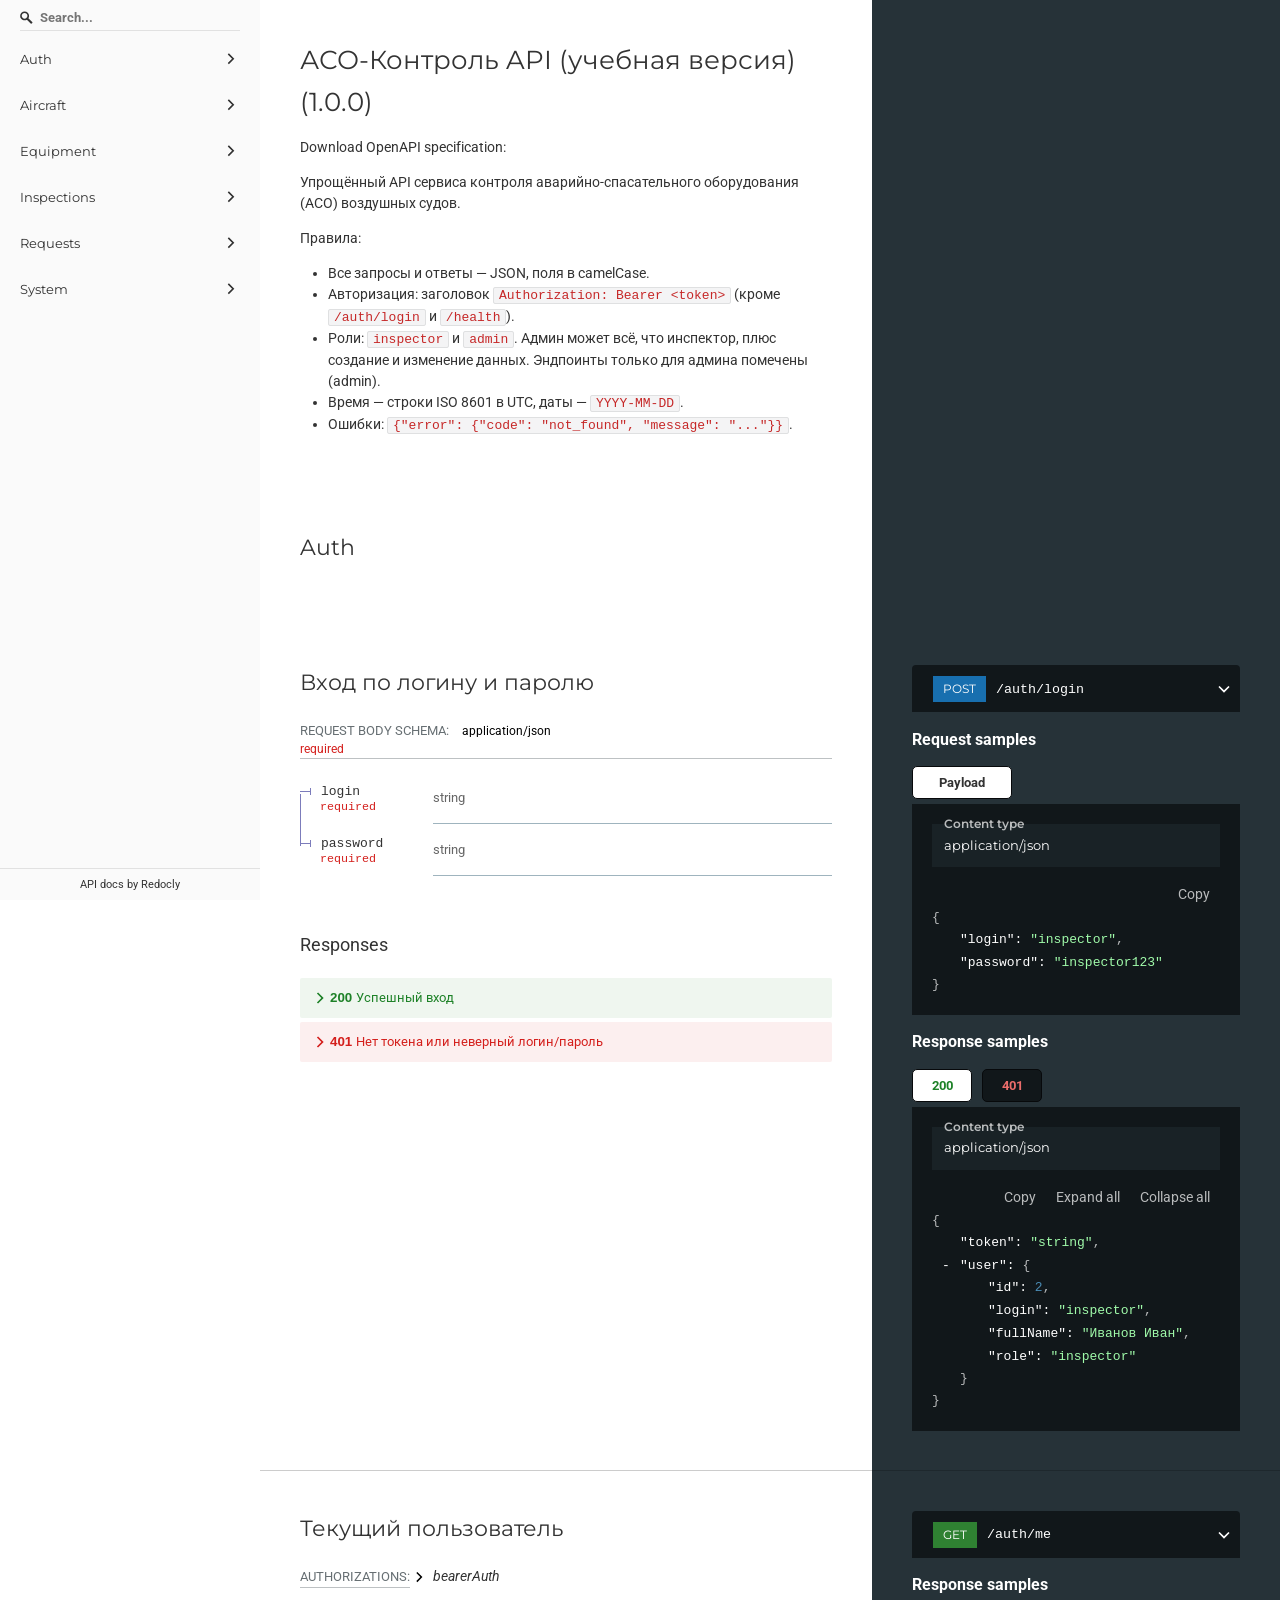
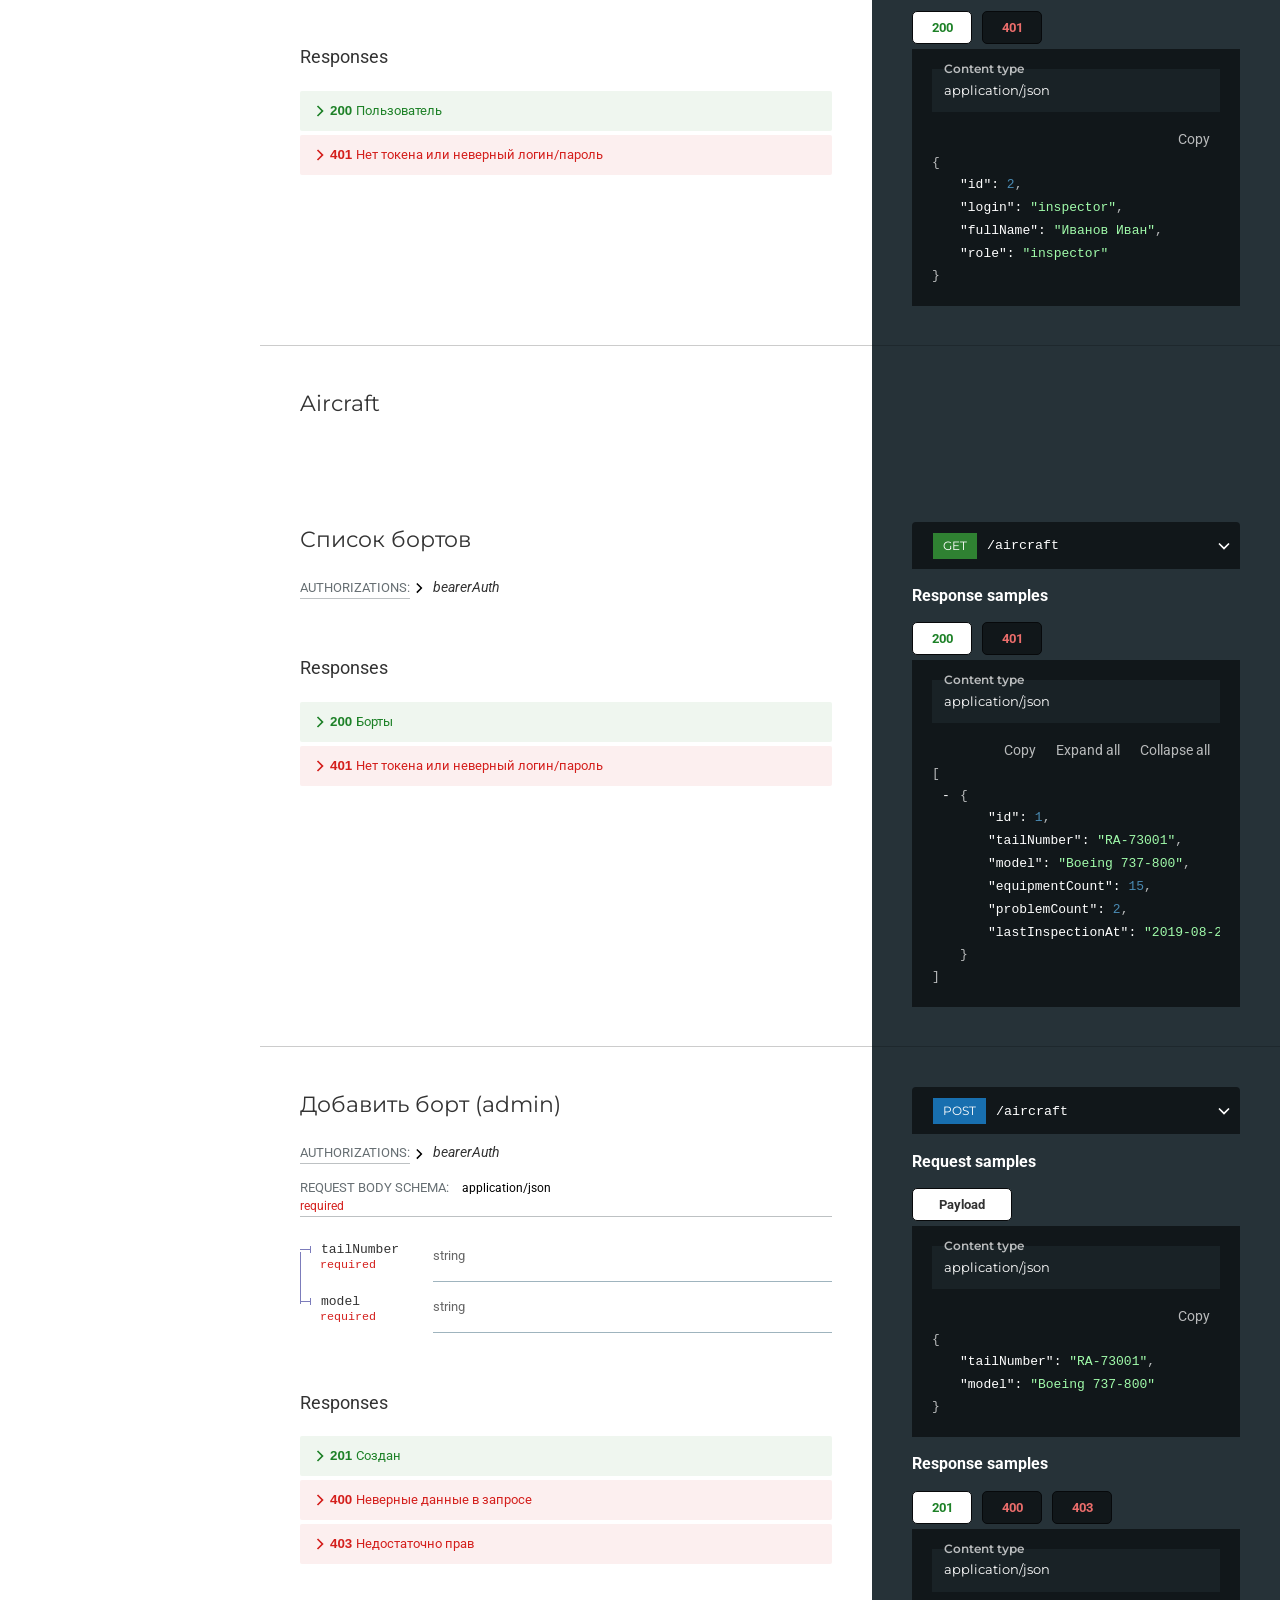
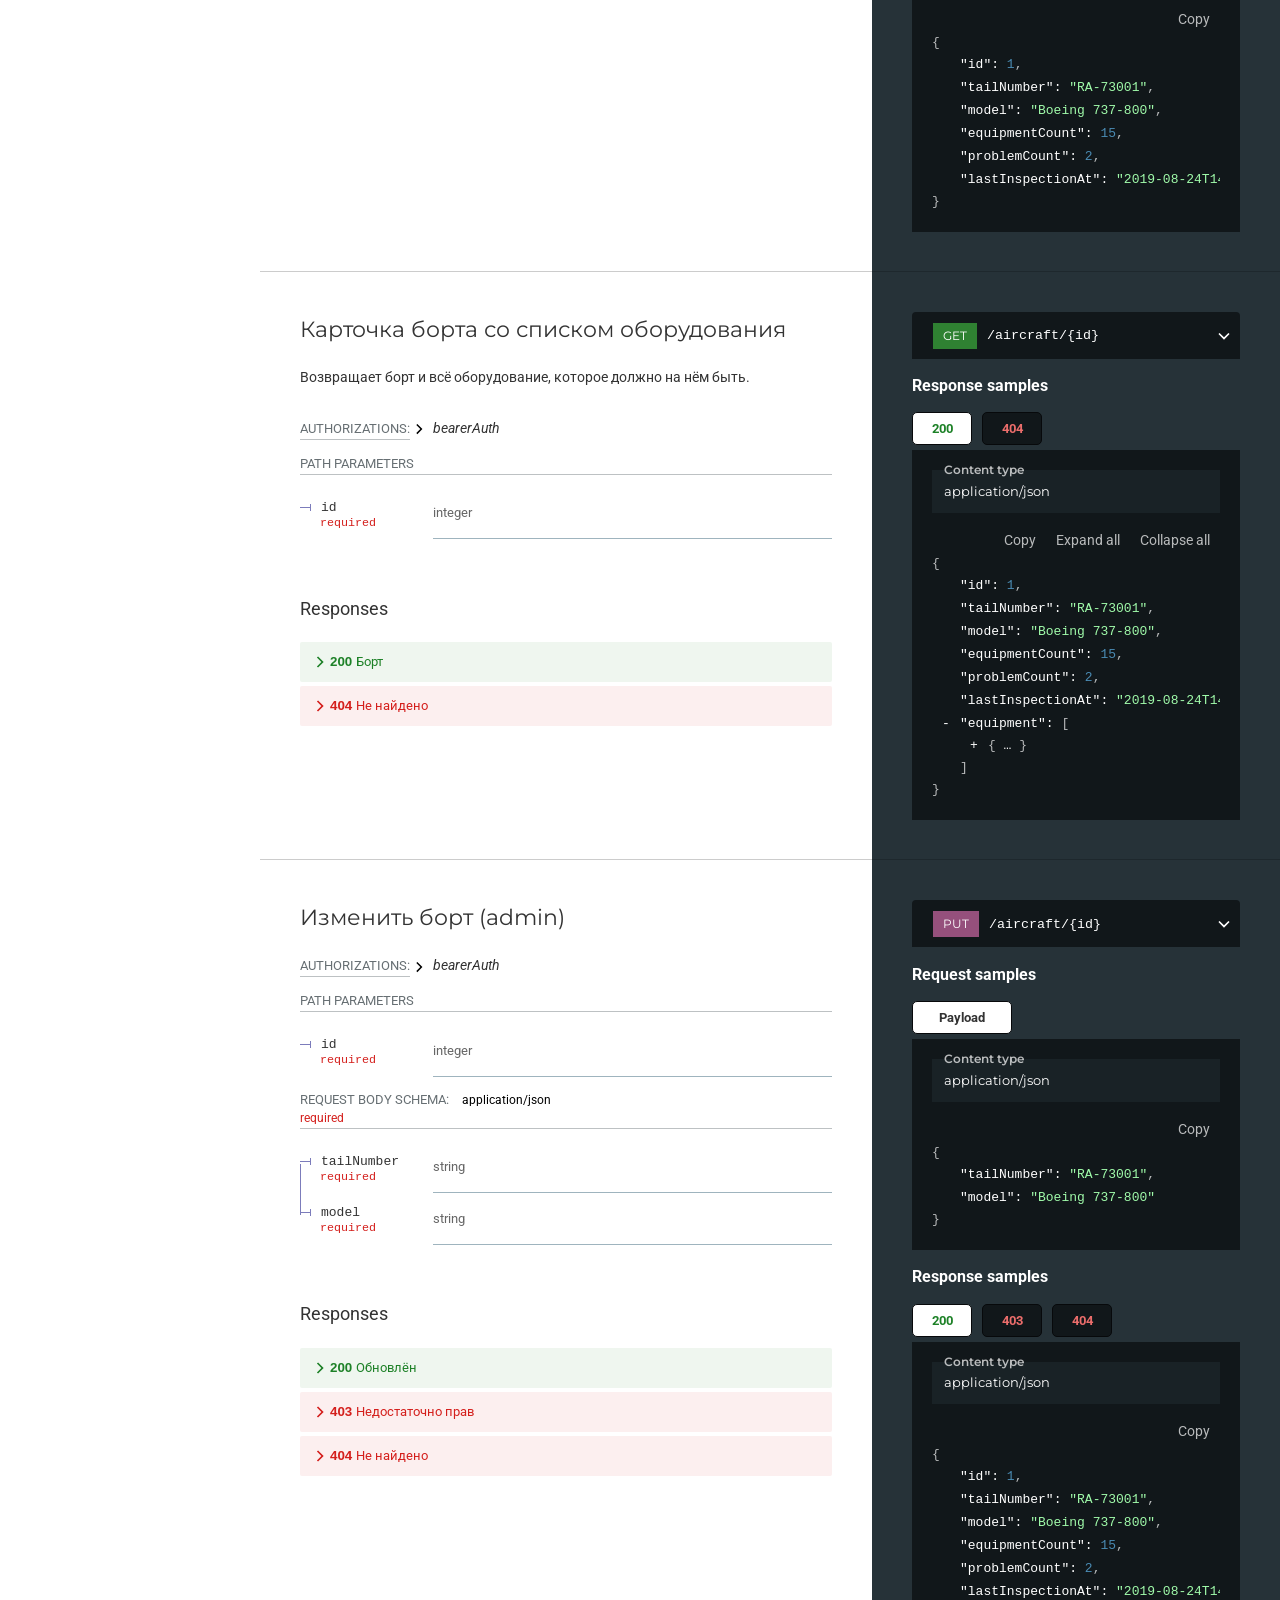
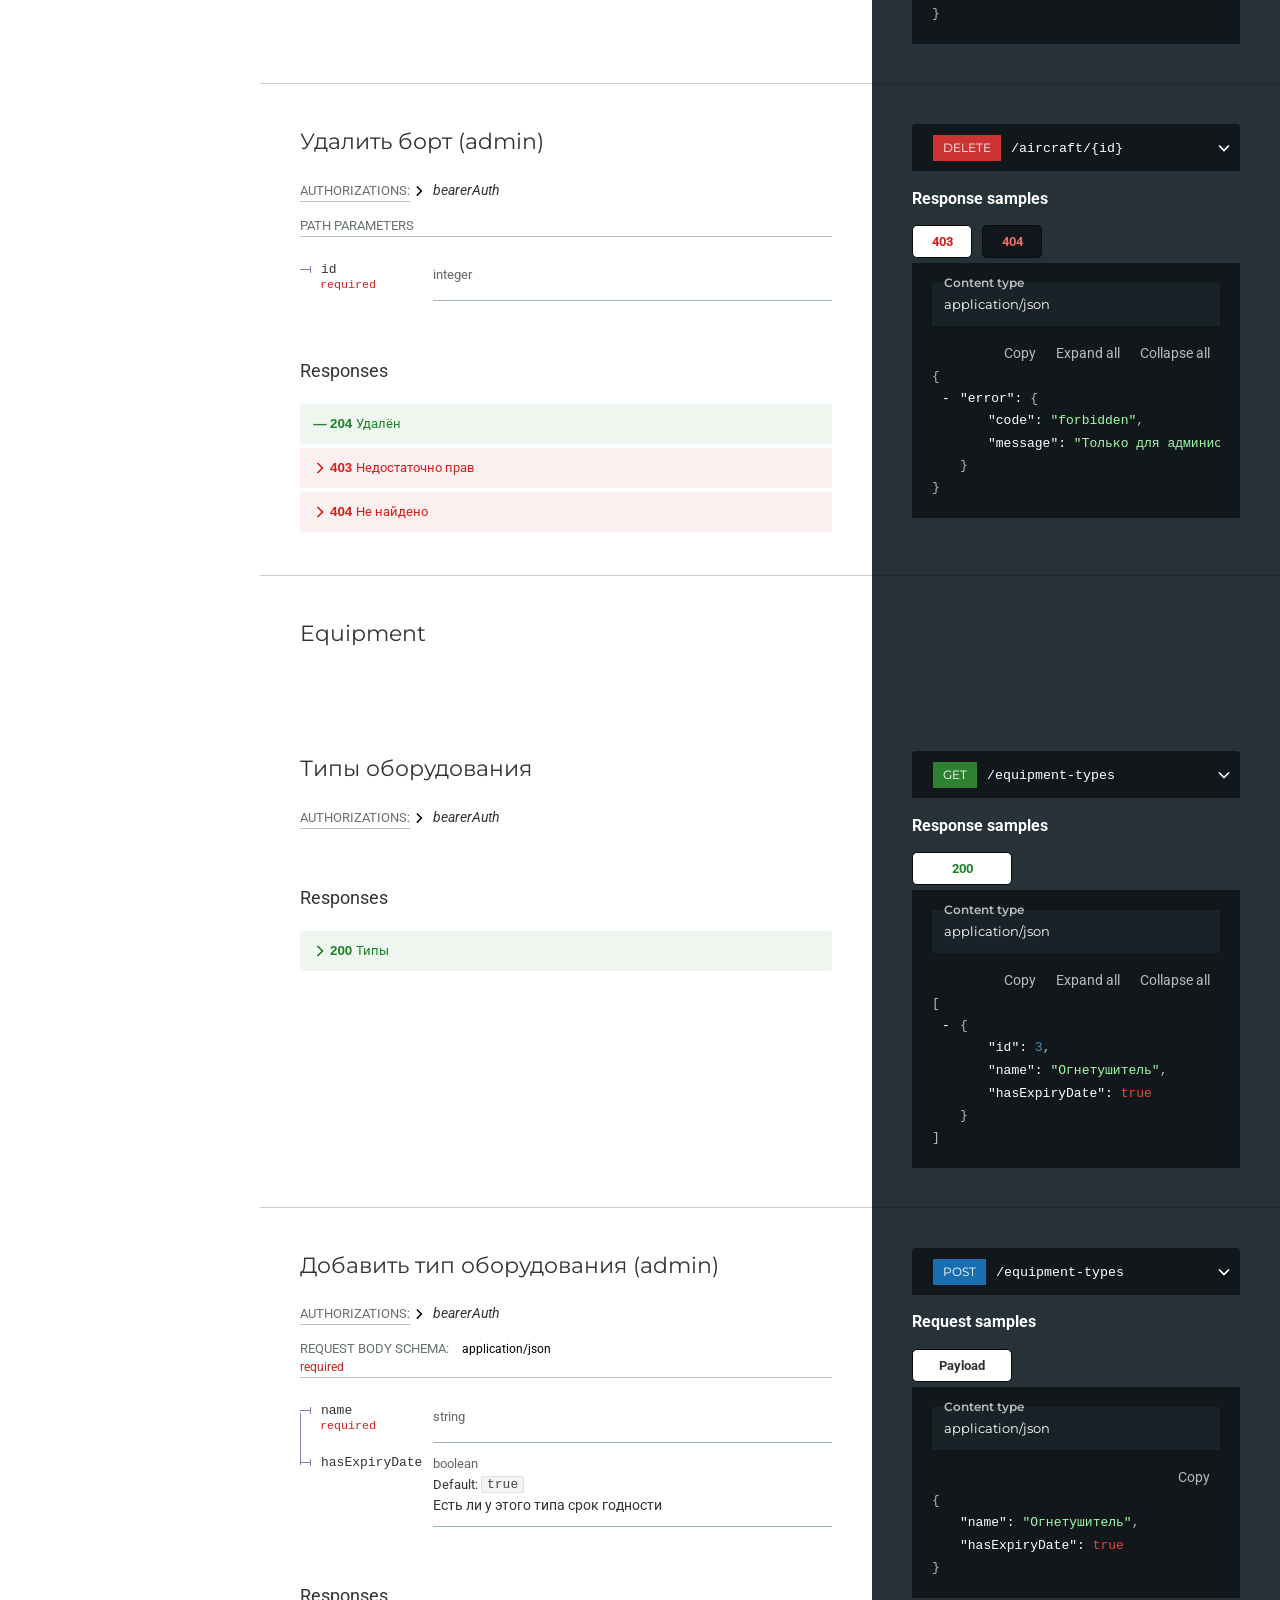
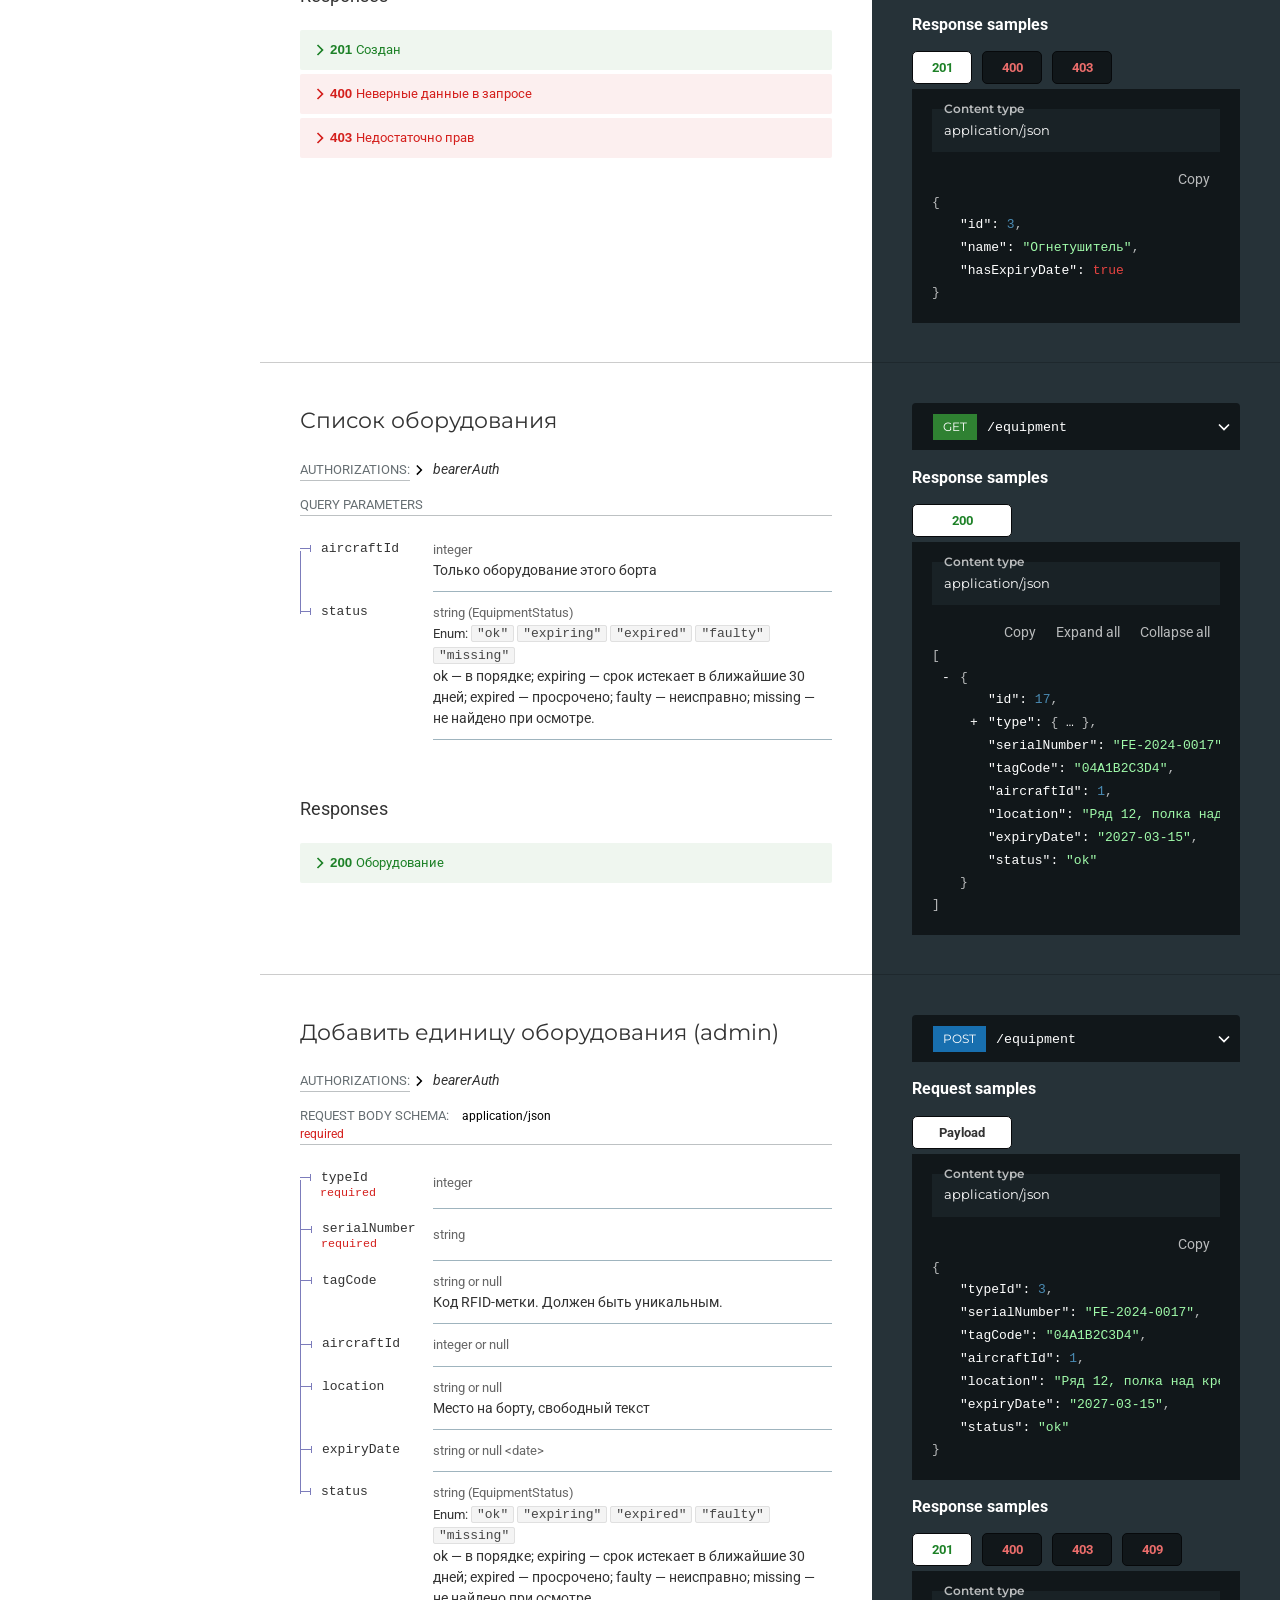
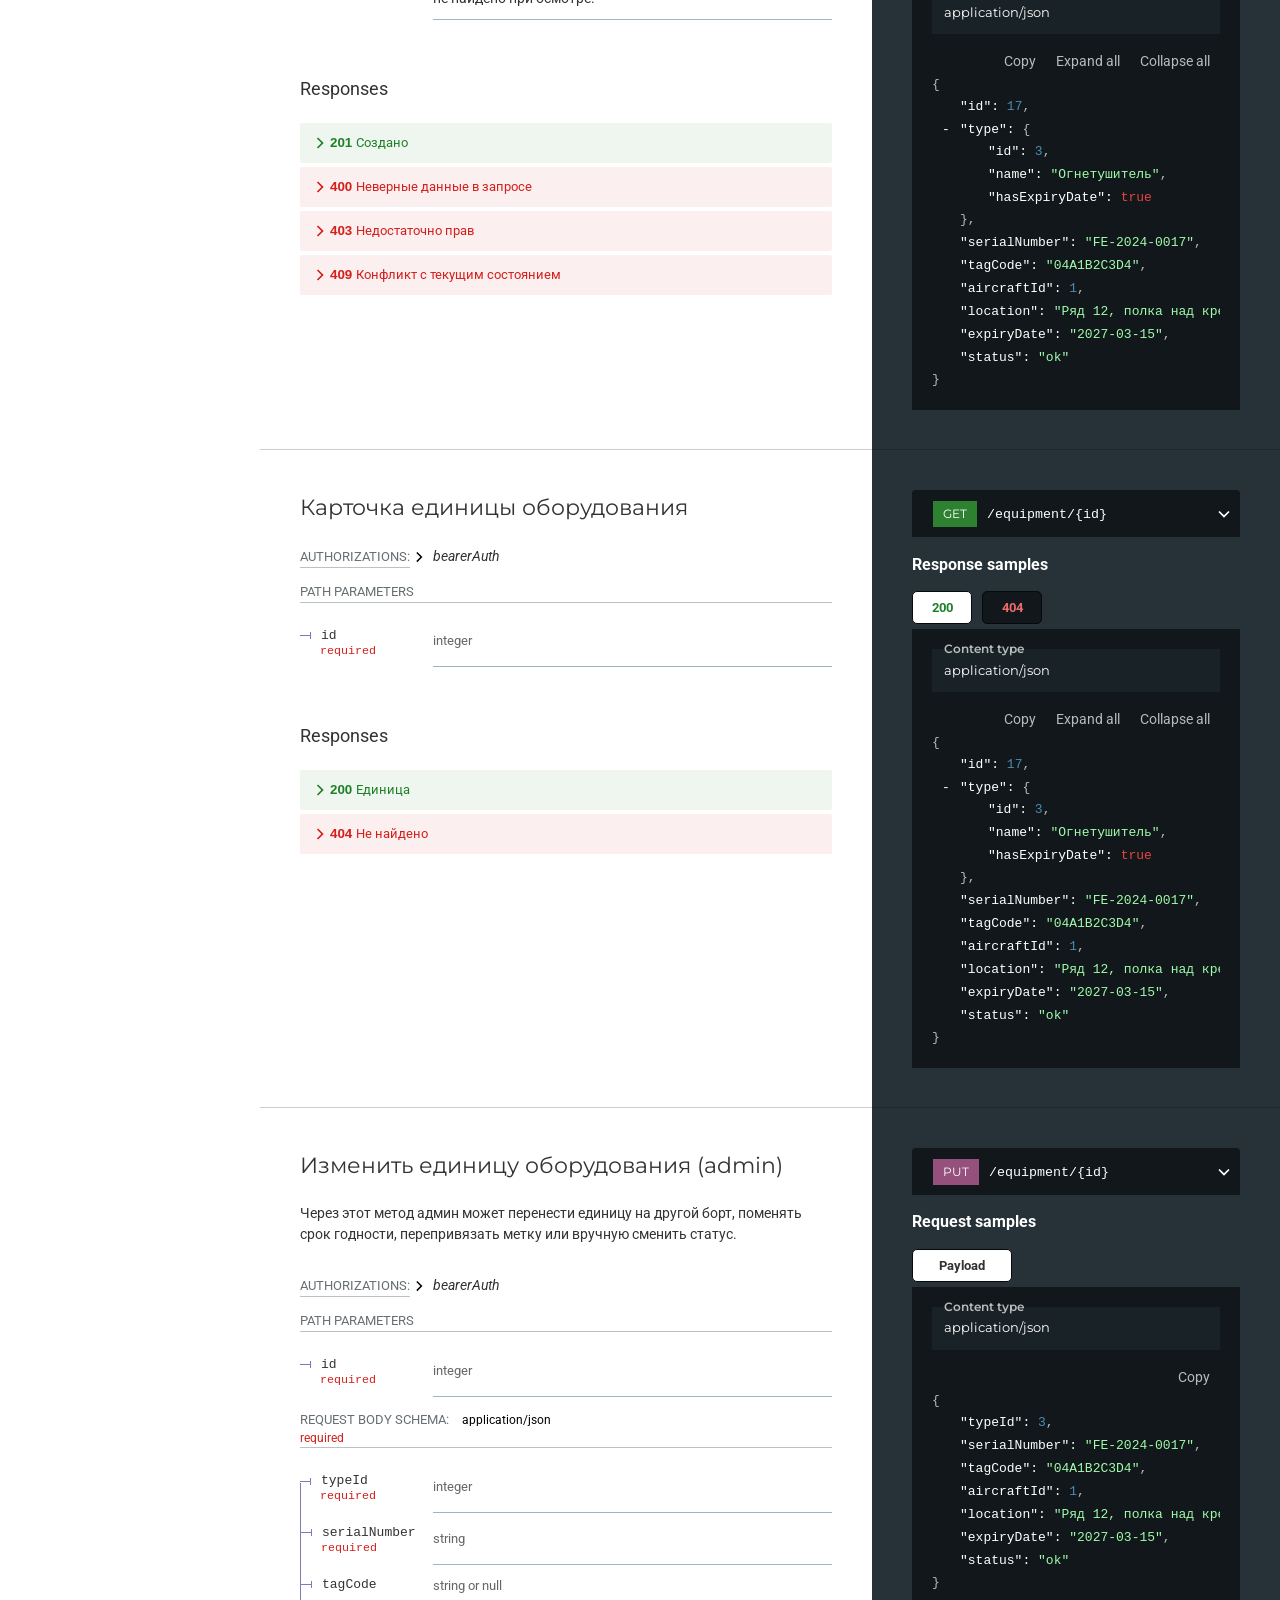
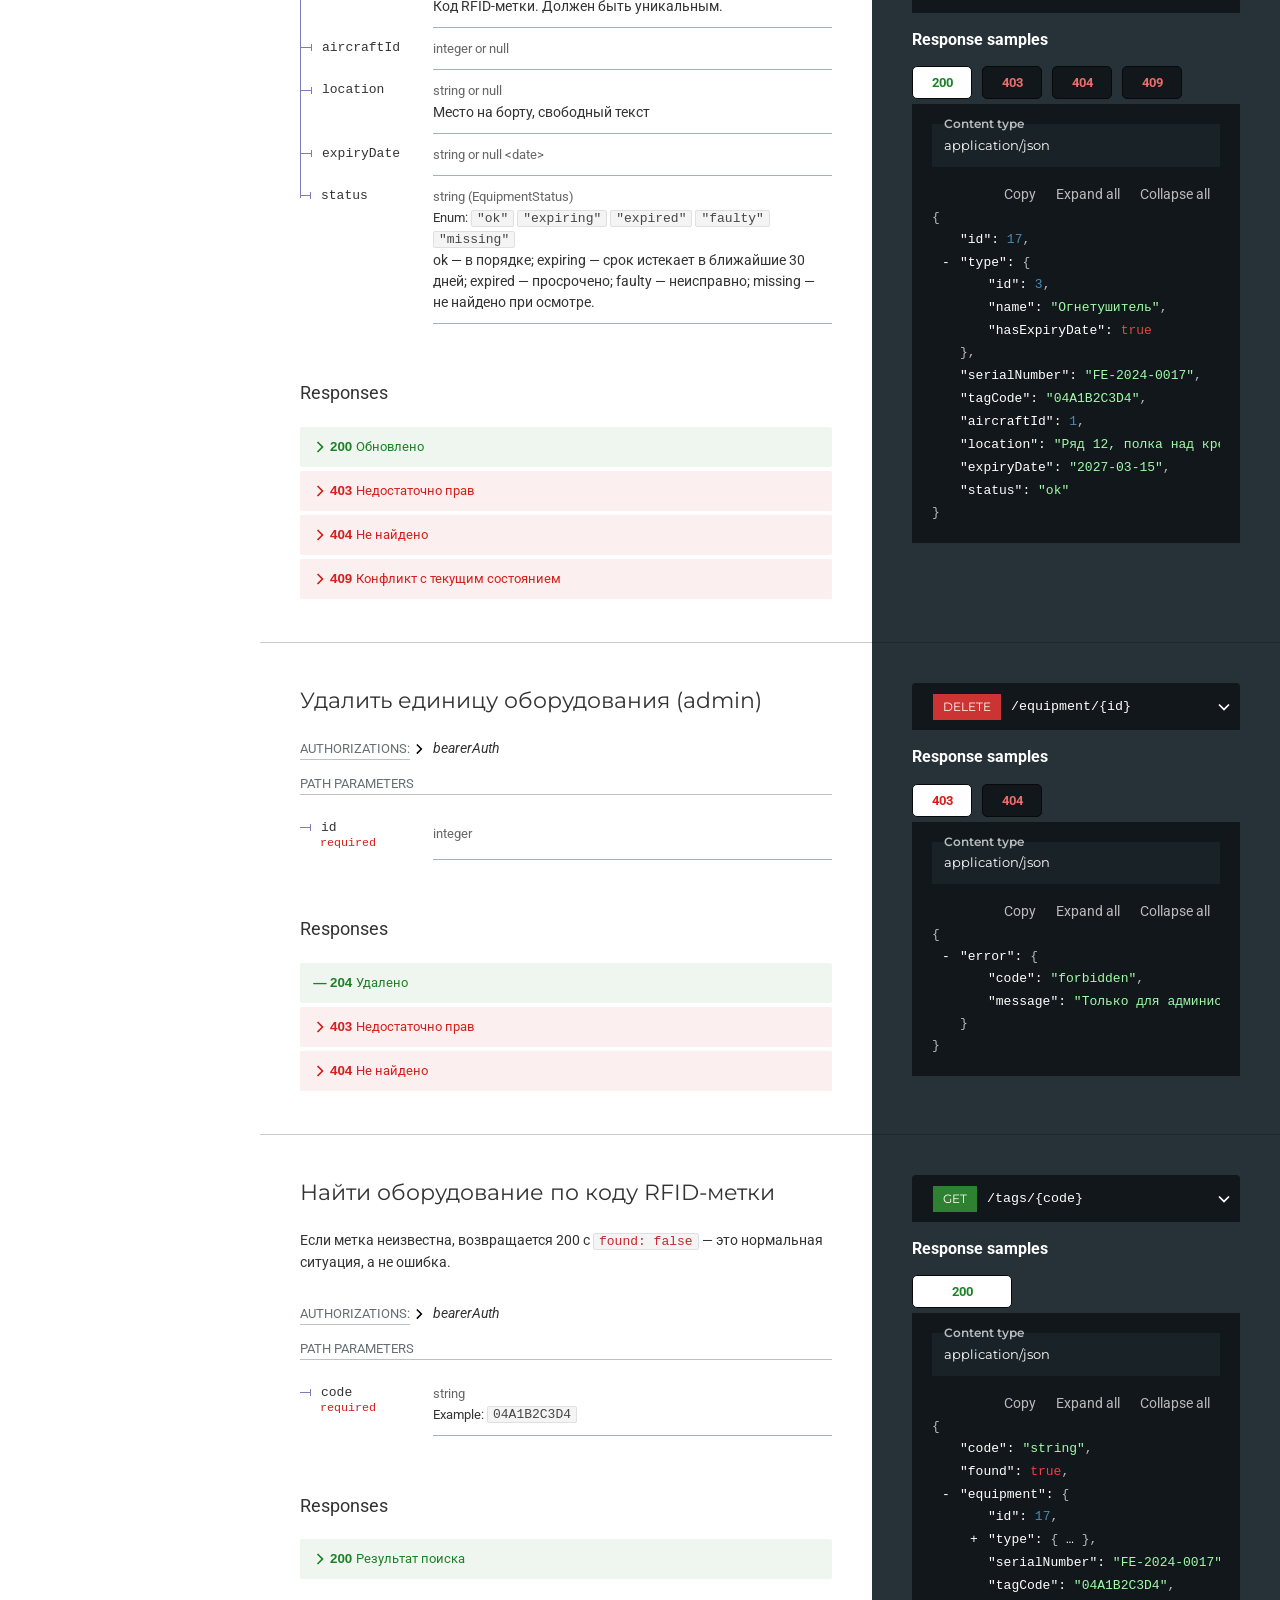
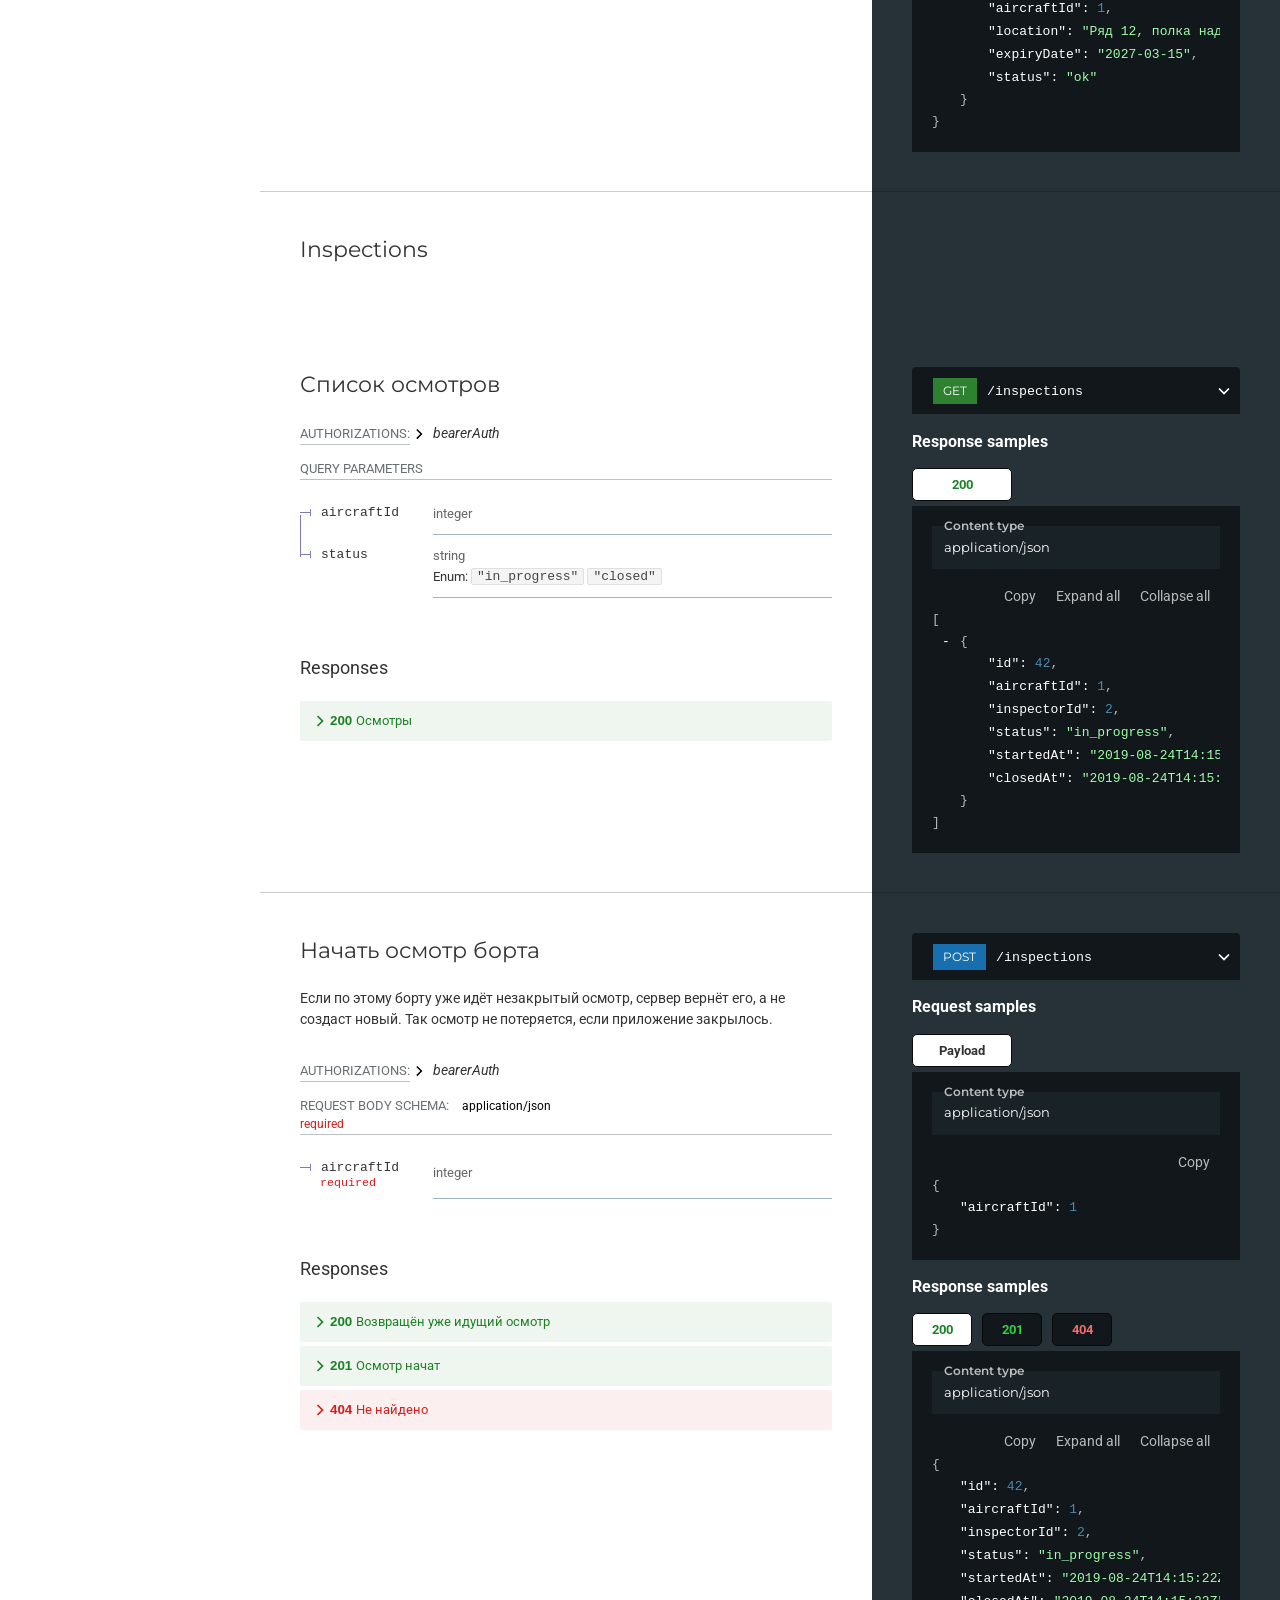
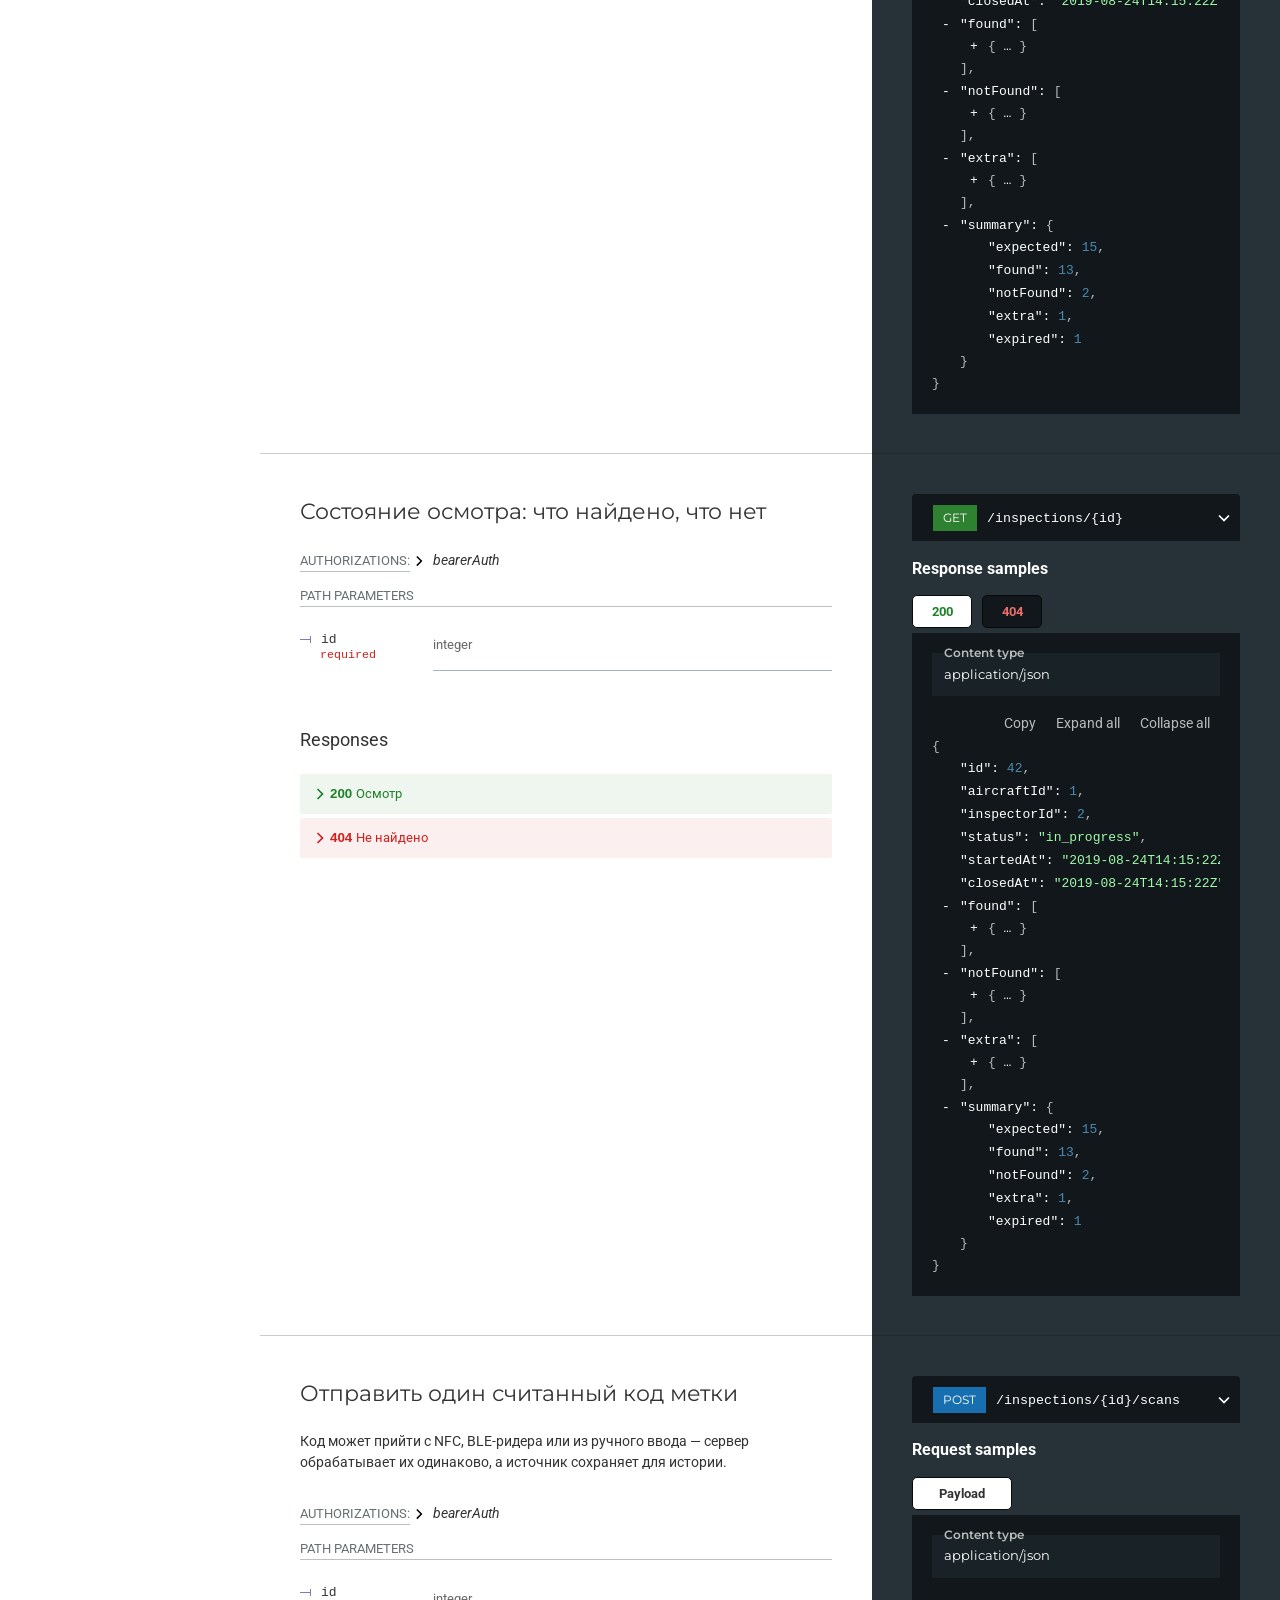
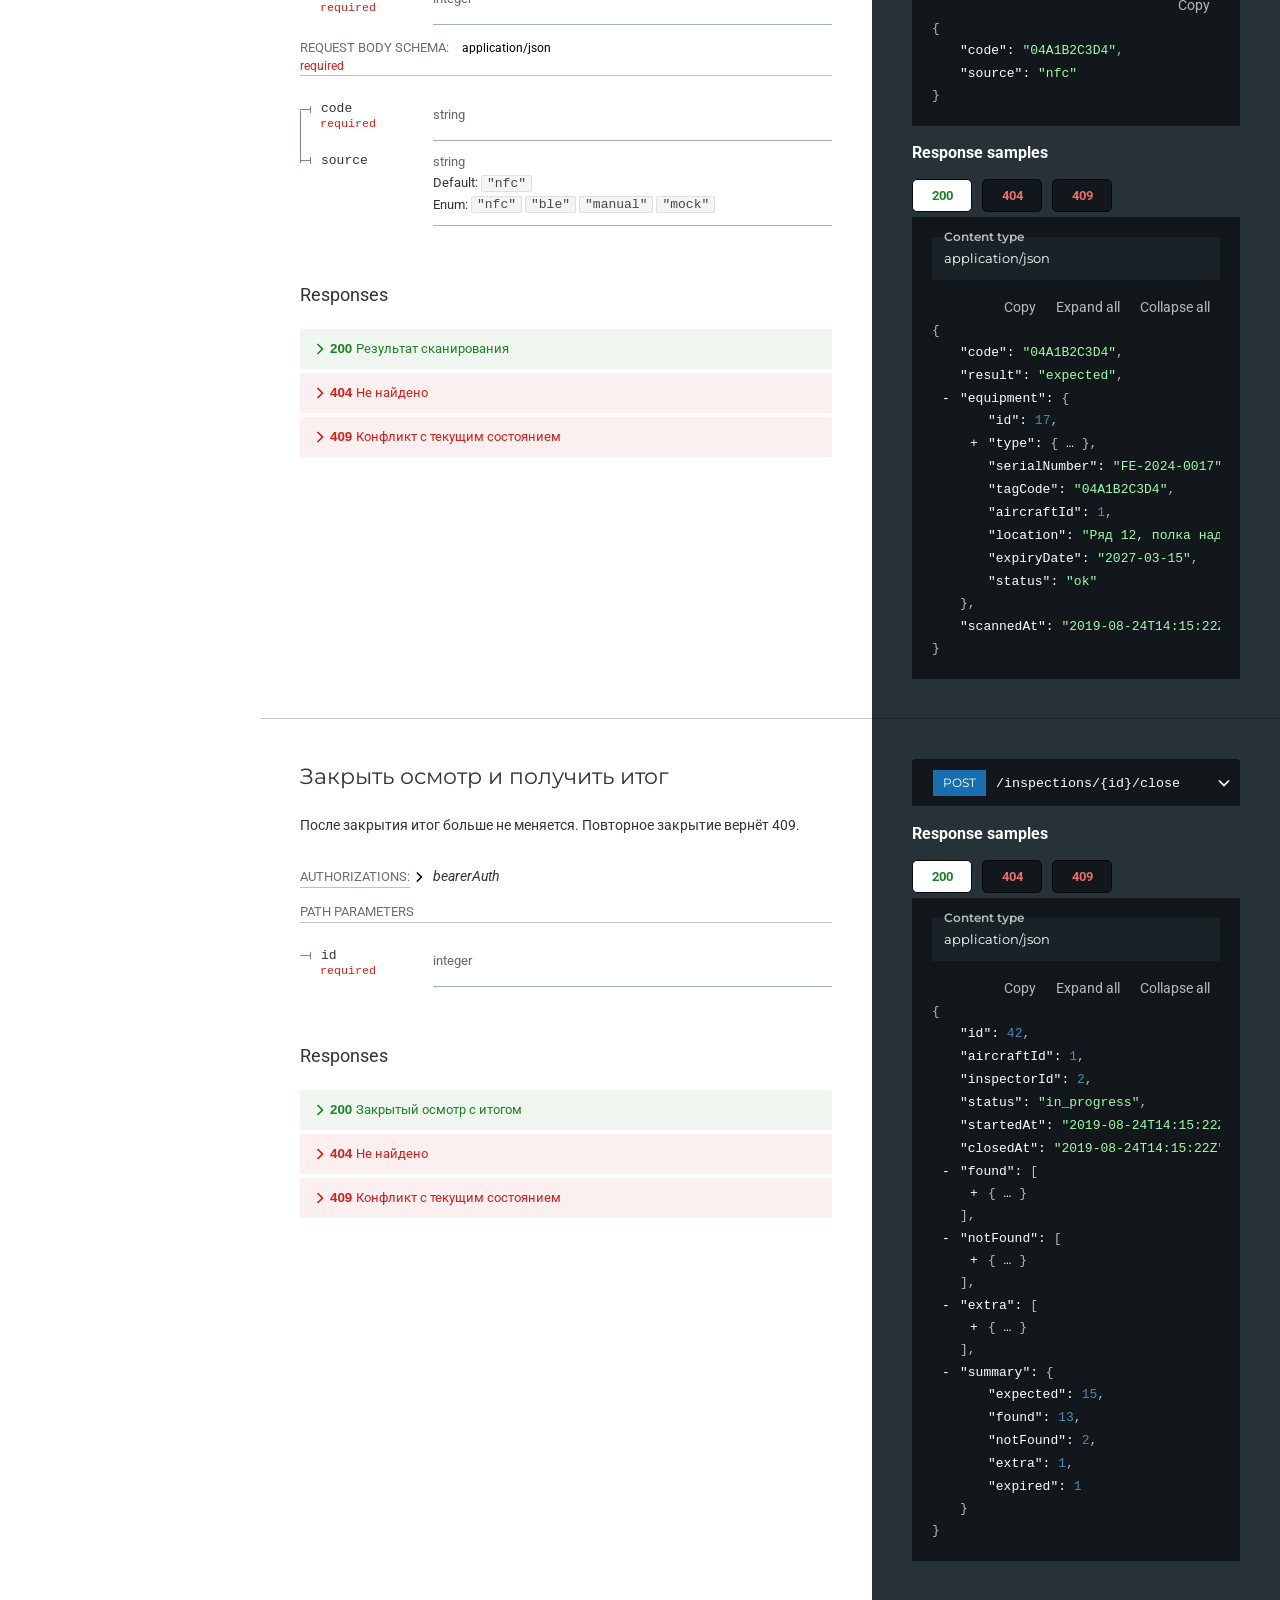
<file: frontend/src/openapi.html>
<!DOCTYPE html>
<html lang="en">

<head>
  <meta charset="utf8" />
  <title>АСО-Контроль API (учебная версия)</title>
  <!-- needed for adaptive design -->
  <meta name="viewport" content="width=device-width, initial-scale=1">
  <style>
    body {
      padding: 0;
      margin: 0;
    }
  </style>
  <script src="https://cdn.redocly.com/redoc/v2.5.4/bundles/redoc.standalone.js" integrity="sha384-w447zOpYfw/1Tv/5AK9NfHTlQIqE3RVR6KY62jCyy9zNDgO64cMwGGP1Fj0zJVf5" crossorigin="anonymous"></script><style data-styled="true" data-styled-version="6.4.2">.kktglN{width:calc(100% - 40%);padding:0 40px;}/*!sc*/
@media print,screen and (max-width: 75rem){.kktglN{width:100%;padding:40px 40px;}}/*!sc*/
data-styled.g5[id="sc-hKVpXn"]{content:"kktglN,"}/*!sc*/
.jleRXN{padding:40px 0;}/*!sc*/
.jleRXN:last-child{min-height:calc(100vh + 1px);}/*!sc*/
.jleRXN>.jleRXN:last-child{min-height:initial;}/*!sc*/
@media print,screen and (max-width: 75rem){.jleRXN{padding:0;}}/*!sc*/
.grDwca{padding:40px 0;position:relative;}/*!sc*/
.grDwca:last-child{min-height:calc(100vh + 1px);}/*!sc*/
.grDwca>.grDwca:last-child{min-height:initial;}/*!sc*/
@media print,screen and (max-width: 75rem){.grDwca{padding:0;}}/*!sc*/
.grDwca:not(:last-of-type):after{position:absolute;bottom:0;width:100%;display:block;content:'';border-bottom:1px solid rgba(0, 0, 0, 0.2);}/*!sc*/
data-styled.g6[id="sc-eCQgVK"]{content:"jleRXN,grDwca,"}/*!sc*/
.fpMlmc{width:40%;color:#ffffff;background-color:#263238;padding:0 40px;}/*!sc*/
@media print,screen and (max-width: 75rem){.fpMlmc{width:100%;padding:40px 40px;}}/*!sc*/
data-styled.g7[id="sc-jSppWd"]{content:"fpMlmc,"}/*!sc*/
.bdQQyo{background-color:#263238;}/*!sc*/
data-styled.g8[id="sc-gKkgUA"]{content:"bdQQyo,"}/*!sc*/
.lhRBUS{display:flex;width:100%;padding:0;}/*!sc*/
@media print,screen and (max-width: 75rem){.lhRBUS{flex-direction:column;}}/*!sc*/
data-styled.g9[id="sc-iCECmn"]{content:"lhRBUS,"}/*!sc*/
.eRMVDe{font-family:Montserrat,sans-serif;font-weight:400;font-size:1.85714em;line-height:1.6em;color:#333333;}/*!sc*/
data-styled.g10[id="sc-fuztkK"]{content:"eRMVDe,"}/*!sc*/
.MOVBZ{font-family:Montserrat,sans-serif;font-weight:400;font-size:1.57143em;line-height:1.6em;color:#333333;margin:0 0 20px;}/*!sc*/
data-styled.g11[id="sc-qdQOe"]{content:"MOVBZ,"}/*!sc*/
.iamDfj{color:#ffffff;}/*!sc*/
data-styled.g13[id="sc-kEbgWM"]{content:"iamDfj,"}/*!sc*/
.jprlAr{border-bottom:1px solid rgba(38, 50, 56, 0.3);margin:1em 0 1em 0;color:rgba(38, 50, 56, 0.7);font-weight:normal;text-transform:uppercase;font-size:0.929em;line-height:20px;}/*!sc*/
data-styled.g14[id="sc-iqkkDd"]{content:"jprlAr,"}/*!sc*/
.jmoZom{cursor:pointer;margin-left:-20px;padding:0;line-height:1;width:20px;display:inline-block;outline:0;}/*!sc*/
.jmoZom:before{content:'';width:15px;height:15px;background-size:contain;background-image:url('[data-uri]');opacity:0.5;visibility:hidden;display:inline-block;vertical-align:middle;}/*!sc*/
h1:hover>.jmoZom::before,h2:hover>.jmoZom::before,.jmoZom:hover::before{visibility:visible;}/*!sc*/
data-styled.g15[id="sc-crPgjm"]{content:"jmoZom,"}/*!sc*/
.kdgFPv{height:18px;width:18px;min-width:18px;vertical-align:middle;float:right;transition:transform 0.2s ease-out;transform:rotateZ(-90deg);}/*!sc*/
.gngmNp{height:1.5em;width:1.5em;min-width:1.5em;vertical-align:middle;float:left;transition:transform 0.2s ease-out;transform:rotateZ(-90deg);}/*!sc*/
.gngmNp polygon{fill:#1d8127;}/*!sc*/
.hJoFRR{height:1.5em;width:1.5em;min-width:1.5em;vertical-align:middle;float:left;transition:transform 0.2s ease-out;transform:rotateZ(-90deg);}/*!sc*/
.hJoFRR polygon{fill:#d41f1c;}/*!sc*/
.bQKUih{height:20px;width:20px;min-width:20px;vertical-align:middle;float:right;transition:transform 0.2s ease-out;transform:rotateZ(0);}/*!sc*/
.bQKUih polygon{fill:white;}/*!sc*/
.bEEWJa{height:1.3em;width:1.3em;min-width:1.3em;vertical-align:middle;transition:transform 0.2s ease-out;transform:rotateZ(-90deg);}/*!sc*/
data-styled.g16[id="sc-dYjPD"]{content:"kdgFPv,gngmNp,hJoFRR,bQKUih,bEEWJa,"}/*!sc*/
.jFNAwF{border-left:1px solid #7c7cbb;box-sizing:border-box;position:relative;padding:10px 10px 10px 0;}/*!sc*/
@media screen and (max-width: 50rem){.jFNAwF{display:block;overflow:hidden;}}/*!sc*/
tr:first-of-type>.jFNAwF,tr.last>.jFNAwF{border-left-width:0;background-position:top left;background-repeat:no-repeat;background-size:1px 100%;}/*!sc*/
tr:first-of-type>.jFNAwF{background-image:linear-gradient(
      to bottom,
      transparent 0%,
      transparent 22px,
      #7c7cbb 22px,
      #7c7cbb 100%
    );}/*!sc*/
tr.last>.jFNAwF{background-image:linear-gradient(
      to bottom,
      #7c7cbb 0%,
      #7c7cbb 22px,
      transparent 22px,
      transparent 100%
    );}/*!sc*/
tr.last+tr>.jFNAwF{border-left-color:transparent;}/*!sc*/
tr.last:first-child>.jFNAwF{background:none;border-left-color:transparent;}/*!sc*/
data-styled.g19[id="sc-hCcPtG"]{content:"jFNAwF,"}/*!sc*/
.lcdEEX{vertical-align:top;line-height:20px;white-space:nowrap;font-size:13px;font-family:Courier,monospace;}/*!sc*/
.lcdEEX.deprecated{text-decoration:line-through;color:#707070;}/*!sc*/
data-styled.g21[id="sc-fFCZOx"]{content:"lcdEEX,"}/*!sc*/
.gLpZiQ{border-bottom:1px solid #9fb4be;padding:10px 0;width:75%;box-sizing:border-box;}/*!sc*/
tr.expanded .gLpZiQ{border-bottom:none;}/*!sc*/
@media screen and (max-width: 50rem){.gLpZiQ{padding:0 20px;border-bottom:none;border-left:1px solid #7c7cbb;}tr.last>.gLpZiQ{border-left:none;}}/*!sc*/
data-styled.g22[id="sc-bjLslk"]{content:"gLpZiQ,"}/*!sc*/
.kkMuqc{color:#7c7cbb;font-family:Courier,monospace;margin-right:10px;}/*!sc*/
.kkMuqc::before{content:'';display:inline-block;vertical-align:middle;width:10px;height:1px;background:#7c7cbb;}/*!sc*/
.kkMuqc::after{content:'';display:inline-block;vertical-align:middle;width:1px;background:#7c7cbb;height:7px;}/*!sc*/
data-styled.g23[id="sc-ieCSdj"]{content:"kkMuqc,"}/*!sc*/
.bsjUmE{border-collapse:separate;border-radius:3px;font-size:14px;border-spacing:0;width:100%;}/*!sc*/
.bsjUmE >tr{vertical-align:middle;}/*!sc*/
@media screen and (max-width: 50rem){.bsjUmE{display:block;}.bsjUmE >tr,.bsjUmE >tbody>tr{display:block;}}/*!sc*/
@media screen and (max-width: 50rem) and (-ms-high-contrast:none){.bsjUmE td{float:left;width:100%;}}/*!sc*/
.bsjUmE .sc-dILkzW,.bsjUmE .sc-dILkzW .sc-dILkzW .sc-dILkzW,.bsjUmE .sc-dILkzW .sc-dILkzW .sc-dILkzW .sc-dILkzW .sc-dILkzW{margin:1em;margin-right:0;background:#fafafa;}/*!sc*/
.bsjUmE .sc-dILkzW .sc-dILkzW,.bsjUmE .sc-dILkzW .sc-dILkzW .sc-dILkzW .sc-dILkzW,.bsjUmE .sc-dILkzW .sc-dILkzW .sc-dILkzW .sc-dILkzW .sc-dILkzW .sc-dILkzW{background:#ffffff;}/*!sc*/
data-styled.g25[id="sc-hHopjF"]{content:"bsjUmE,"}/*!sc*/
.fcGuQW >ul{list-style:none;padding:0;margin:0;margin:0 -5px;}/*!sc*/
.fcGuQW >ul >li{padding:5px 10px;display:inline-block;background-color:#11171a;border-bottom:1px solid rgba(0, 0, 0, 0.5);cursor:pointer;text-align:center;outline:none;color:#ccc;margin:0 5px 5px 5px;border:1px solid #07090b;border-radius:5px;min-width:60px;font-size:0.9em;font-weight:bold;}/*!sc*/
.fcGuQW >ul >li.react-tabs__tab--selected{color:#333333;background:#ffffff;}/*!sc*/
.fcGuQW >ul >li.react-tabs__tab--selected:focus{outline:auto;}/*!sc*/
.fcGuQW >ul >li:only-child{flex:none;min-width:100px;}/*!sc*/
.fcGuQW >ul >li.tab-success{color:#33d143;}/*!sc*/
.fcGuQW >ul >li.tab-success.react-tabs__tab--selected{color:#1d8127;}/*!sc*/
.fcGuQW >ul >li.tab-redirect{color:#ffa500;}/*!sc*/
.fcGuQW >ul >li.tab-redirect.react-tabs__tab--selected{color:#996300;}/*!sc*/
.fcGuQW >ul >li.tab-info{color:#30aadc;}/*!sc*/
.fcGuQW >ul >li.tab-info.react-tabs__tab--selected{color:#186c8e;}/*!sc*/
.fcGuQW >ul >li.tab-error{color:#eb6d6b;}/*!sc*/
.fcGuQW >ul >li.tab-error.react-tabs__tab--selected{color:#d41f1c;}/*!sc*/
.fcGuQW >.react-tabs__tab-panel{background:#11171a;}/*!sc*/
.fcGuQW >.react-tabs__tab-panel>div,.fcGuQW >.react-tabs__tab-panel>pre{padding:20px;margin:0;}/*!sc*/
.fcGuQW >.react-tabs__tab-panel>div>pre{padding:0;}/*!sc*/
data-styled.g31[id="sc-cxxQMU"]{content:"fcGuQW,"}/*!sc*/
.fiNpIH code[class*='language-'],.fiNpIH pre[class*='language-']{text-shadow:0 -0.1em 0.2em black;text-align:left;white-space:pre;word-spacing:normal;word-break:normal;word-wrap:normal;line-height:1.5;-moz-tab-size:4;-o-tab-size:4;tab-size:4;-webkit-hyphens:none;-moz-hyphens:none;-ms-hyphens:none;hyphens:none;}/*!sc*/
@media print{.fiNpIH code[class*='language-'],.fiNpIH pre[class*='language-']{text-shadow:none;}}/*!sc*/
.fiNpIH pre[class*='language-']{padding:1em;margin:0.5em 0;overflow:auto;}/*!sc*/
.fiNpIH .token.comment,.fiNpIH .token.prolog,.fiNpIH .token.doctype,.fiNpIH .token.cdata{color:hsl(30, 20%, 50%);}/*!sc*/
.fiNpIH .token.punctuation{opacity:0.7;}/*!sc*/
.fiNpIH .namespace{opacity:0.7;}/*!sc*/
.fiNpIH .token.property,.fiNpIH .token.tag,.fiNpIH .token.number,.fiNpIH .token.constant,.fiNpIH .token.symbol{color:#4a8bb3;}/*!sc*/
.fiNpIH .token.boolean{color:#e64441;}/*!sc*/
.fiNpIH .token.selector,.fiNpIH .token.attr-name,.fiNpIH .token.string,.fiNpIH .token.char,.fiNpIH .token.builtin,.fiNpIH .token.inserted{color:#a0fbaa;}/*!sc*/
.fiNpIH .token.selector+a,.fiNpIH .token.attr-name+a,.fiNpIH .token.string+a,.fiNpIH .token.char+a,.fiNpIH .token.builtin+a,.fiNpIH .token.inserted+a,.fiNpIH .token.selector+a:visited,.fiNpIH .token.attr-name+a:visited,.fiNpIH .token.string+a:visited,.fiNpIH .token.char+a:visited,.fiNpIH .token.builtin+a:visited,.fiNpIH .token.inserted+a:visited{color:#4ed2ba;text-decoration:underline;}/*!sc*/
.fiNpIH .token.property.string{color:white;}/*!sc*/
.fiNpIH .token.operator,.fiNpIH .token.entity,.fiNpIH .token.url,.fiNpIH .token.variable{color:hsl(40, 90%, 60%);}/*!sc*/
.fiNpIH .token.atrule,.fiNpIH .token.attr-value,.fiNpIH .token.keyword{color:hsl(350, 40%, 70%);}/*!sc*/
.fiNpIH .token.regex,.fiNpIH .token.important{color:#e90;}/*!sc*/
.fiNpIH .token.important,.fiNpIH .token.bold{font-weight:bold;}/*!sc*/
.fiNpIH .token.italic{font-style:italic;}/*!sc*/
.fiNpIH .token.entity{cursor:help;}/*!sc*/
.fiNpIH .token.deleted{color:red;}/*!sc*/
data-styled.g33[id="sc-iJSMbW"]{content:"fiNpIH,"}/*!sc*/
.dzKJV{opacity:0.7;transition:opacity 0.3s ease;text-align:right;}/*!sc*/
.dzKJV:focus-within{opacity:1;}/*!sc*/
.dzKJV >button{background-color:transparent;border:0;color:inherit;padding:2px 10px;font-family:Roboto,sans-serif;font-size:14px;line-height:1.5em;cursor:pointer;outline:0;}/*!sc*/
.dzKJV >button :hover,.dzKJV >button :focus{background:rgba(255, 255, 255, 0.1);}/*!sc*/
data-styled.g34[id="sc-giQkEn"]{content:"dzKJV,"}/*!sc*/
.iOXjCz{position:relative;}/*!sc*/
data-styled.g38[id="sc-kLEbxe"]{content:"iOXjCz,"}/*!sc*/
.kxMqOs{margin-left:10px;text-transform:none;font-size:0.929em;color:black;}/*!sc*/
data-styled.g42[id="sc-gXvOjn"]{content:"kxMqOs,"}/*!sc*/
.htbHfQ{font-family:Roboto,sans-serif;font-weight:400;line-height:1.5em;}/*!sc*/
.htbHfQ p:last-child{margin-bottom:0;}/*!sc*/
.htbHfQ h1{font-family:Montserrat,sans-serif;font-weight:400;font-size:1.85714em;line-height:1.6em;color:#32329f;margin-top:0;}/*!sc*/
.htbHfQ h2{font-family:Montserrat,sans-serif;font-weight:400;font-size:1.57143em;line-height:1.6em;color:#333333;}/*!sc*/
.htbHfQ code{color:#c62828;background-color:rgba(38, 50, 56, 0.05);font-family:Courier,monospace;border-radius:2px;border:1px solid rgba(38, 50, 56, 0.1);padding:0 5px;font-size:13px;font-weight:400;word-break:break-word;}/*!sc*/
.htbHfQ pre{font-family:Courier,monospace;white-space:pre;background-color:#11171a;color:white;padding:20px;overflow-x:auto;line-height:normal;border-radius:0;border:1px solid rgba(38, 50, 56, 0.1);}/*!sc*/
.htbHfQ pre code{background-color:transparent;color:white;padding:0;}/*!sc*/
.htbHfQ pre code:before,.htbHfQ pre code:after{content:none;}/*!sc*/
.htbHfQ blockquote{margin:0;margin-bottom:1em;padding:0 15px;color:#777;border-left:4px solid #ddd;}/*!sc*/
.htbHfQ img{max-width:100%;box-sizing:content-box;}/*!sc*/
.htbHfQ ul,.htbHfQ ol{padding-left:2em;margin:0;margin-bottom:1em;}/*!sc*/
.htbHfQ ul ul,.htbHfQ ol ul,.htbHfQ ul ol,.htbHfQ ol ol{margin-bottom:0;margin-top:0;}/*!sc*/
.htbHfQ table{display:block;width:100%;overflow:auto;word-break:normal;word-break:keep-all;border-collapse:collapse;border-spacing:0;margin-top:1.5em;margin-bottom:1.5em;}/*!sc*/
.htbHfQ table tr{background-color:#fff;border-top:1px solid #ccc;}/*!sc*/
.htbHfQ table tr:nth-child(2n){background-color:#fafafa;}/*!sc*/
.htbHfQ table th,.htbHfQ table td{padding:6px 13px;border:1px solid #ddd;}/*!sc*/
.htbHfQ table th{text-align:left;font-weight:bold;}/*!sc*/
.htbHfQ .share-link{cursor:pointer;margin-left:-20px;padding:0;line-height:1;width:20px;display:inline-block;outline:0;}/*!sc*/
.htbHfQ .share-link:before{content:'';width:15px;height:15px;background-size:contain;background-image:url('[data-uri]');opacity:0.5;visibility:hidden;display:inline-block;vertical-align:middle;}/*!sc*/
.htbHfQ h1:hover>.share-link::before,.htbHfQ h2:hover>.share-link::before,.htbHfQ .share-link:hover::before{visibility:visible;}/*!sc*/
.htbHfQ a{text-decoration:underline;color:#32329f;}/*!sc*/
.htbHfQ a:visited{color:#32329f;}/*!sc*/
.htbHfQ a:hover{color:#6868cf;text-decoration:underline;}/*!sc*/
.bWgCZK{font-family:Roboto,sans-serif;font-weight:400;line-height:1.5em;}/*!sc*/
.bWgCZK p:last-child{margin-bottom:0;}/*!sc*/
.bWgCZK p:first-child{margin-top:0;}/*!sc*/
.bWgCZK p:last-child{margin-bottom:0;}/*!sc*/
.bWgCZK h1{font-family:Montserrat,sans-serif;font-weight:400;font-size:1.85714em;line-height:1.6em;color:#32329f;margin-top:0;}/*!sc*/
.bWgCZK h2{font-family:Montserrat,sans-serif;font-weight:400;font-size:1.57143em;line-height:1.6em;color:#333333;}/*!sc*/
.bWgCZK code{color:#c62828;background-color:rgba(38, 50, 56, 0.05);font-family:Courier,monospace;border-radius:2px;border:1px solid rgba(38, 50, 56, 0.1);padding:0 5px;font-size:13px;font-weight:400;word-break:break-word;}/*!sc*/
.bWgCZK pre{font-family:Courier,monospace;white-space:pre;background-color:#11171a;color:white;padding:20px;overflow-x:auto;line-height:normal;border-radius:0;border:1px solid rgba(38, 50, 56, 0.1);}/*!sc*/
.bWgCZK pre code{background-color:transparent;color:white;padding:0;}/*!sc*/
.bWgCZK pre code:before,.bWgCZK pre code:after{content:none;}/*!sc*/
.bWgCZK blockquote{margin:0;margin-bottom:1em;padding:0 15px;color:#777;border-left:4px solid #ddd;}/*!sc*/
.bWgCZK img{max-width:100%;box-sizing:content-box;}/*!sc*/
.bWgCZK ul,.bWgCZK ol{padding-left:2em;margin:0;margin-bottom:1em;}/*!sc*/
.bWgCZK ul ul,.bWgCZK ol ul,.bWgCZK ul ol,.bWgCZK ol ol{margin-bottom:0;margin-top:0;}/*!sc*/
.bWgCZK table{display:block;width:100%;overflow:auto;word-break:normal;word-break:keep-all;border-collapse:collapse;border-spacing:0;margin-top:1.5em;margin-bottom:1.5em;}/*!sc*/
.bWgCZK table tr{background-color:#fff;border-top:1px solid #ccc;}/*!sc*/
.bWgCZK table tr:nth-child(2n){background-color:#fafafa;}/*!sc*/
.bWgCZK table th,.bWgCZK table td{padding:6px 13px;border:1px solid #ddd;}/*!sc*/
.bWgCZK table th{text-align:left;font-weight:bold;}/*!sc*/
.bWgCZK .share-link{cursor:pointer;margin-left:-20px;padding:0;line-height:1;width:20px;display:inline-block;outline:0;}/*!sc*/
.bWgCZK .share-link:before{content:'';width:15px;height:15px;background-size:contain;background-image:url('[data-uri]');opacity:0.5;visibility:hidden;display:inline-block;vertical-align:middle;}/*!sc*/
.bWgCZK h1:hover>.share-link::before,.bWgCZK h2:hover>.share-link::before,.bWgCZK .share-link:hover::before{visibility:visible;}/*!sc*/
.bWgCZK a{text-decoration:underline;color:#32329f;}/*!sc*/
.bWgCZK a:visited{color:#32329f;}/*!sc*/
.bWgCZK a:hover{color:#6868cf;text-decoration:underline;}/*!sc*/
.iHFyeq{font-family:Roboto,sans-serif;font-weight:400;line-height:1.5em;}/*!sc*/
.iHFyeq p:last-child{margin-bottom:0;}/*!sc*/
.iHFyeq p:first-child{margin-top:0;}/*!sc*/
.iHFyeq p:last-child{margin-bottom:0;}/*!sc*/
.iHFyeq p{display:inline-block;}/*!sc*/
.iHFyeq h1{font-family:Montserrat,sans-serif;font-weight:400;font-size:1.85714em;line-height:1.6em;color:#32329f;margin-top:0;}/*!sc*/
.iHFyeq h2{font-family:Montserrat,sans-serif;font-weight:400;font-size:1.57143em;line-height:1.6em;color:#333333;}/*!sc*/
.iHFyeq code{color:#c62828;background-color:rgba(38, 50, 56, 0.05);font-family:Courier,monospace;border-radius:2px;border:1px solid rgba(38, 50, 56, 0.1);padding:0 5px;font-size:13px;font-weight:400;word-break:break-word;}/*!sc*/
.iHFyeq pre{font-family:Courier,monospace;white-space:pre;background-color:#11171a;color:white;padding:20px;overflow-x:auto;line-height:normal;border-radius:0;border:1px solid rgba(38, 50, 56, 0.1);}/*!sc*/
.iHFyeq pre code{background-color:transparent;color:white;padding:0;}/*!sc*/
.iHFyeq pre code:before,.iHFyeq pre code:after{content:none;}/*!sc*/
.iHFyeq blockquote{margin:0;margin-bottom:1em;padding:0 15px;color:#777;border-left:4px solid #ddd;}/*!sc*/
.iHFyeq img{max-width:100%;box-sizing:content-box;}/*!sc*/
.iHFyeq ul,.iHFyeq ol{padding-left:2em;margin:0;margin-bottom:1em;}/*!sc*/
.iHFyeq ul ul,.iHFyeq ol ul,.iHFyeq ul ol,.iHFyeq ol ol{margin-bottom:0;margin-top:0;}/*!sc*/
.iHFyeq table{display:block;width:100%;overflow:auto;word-break:normal;word-break:keep-all;border-collapse:collapse;border-spacing:0;margin-top:1.5em;margin-bottom:1.5em;}/*!sc*/
.iHFyeq table tr{background-color:#fff;border-top:1px solid #ccc;}/*!sc*/
.iHFyeq table tr:nth-child(2n){background-color:#fafafa;}/*!sc*/
.iHFyeq table th,.iHFyeq table td{padding:6px 13px;border:1px solid #ddd;}/*!sc*/
.iHFyeq table th{text-align:left;font-weight:bold;}/*!sc*/
.iHFyeq .share-link{cursor:pointer;margin-left:-20px;padding:0;line-height:1;width:20px;display:inline-block;outline:0;}/*!sc*/
.iHFyeq .share-link:before{content:'';width:15px;height:15px;background-size:contain;background-image:url('[data-uri]');opacity:0.5;visibility:hidden;display:inline-block;vertical-align:middle;}/*!sc*/
.iHFyeq h1:hover>.share-link::before,.iHFyeq h2:hover>.share-link::before,.iHFyeq .share-link:hover::before{visibility:visible;}/*!sc*/
.iHFyeq a{text-decoration:underline;color:#32329f;}/*!sc*/
.iHFyeq a:visited{color:#32329f;}/*!sc*/
.iHFyeq a:hover{color:#6868cf;text-decoration:underline;}/*!sc*/
data-styled.g43[id="sc-cBEgGa"]{content:"htbHfQ,bWgCZK,iHFyeq,"}/*!sc*/
.dDDioG{display:inline;}/*!sc*/
data-styled.g44[id="sc-ciCrSJ"]{content:"dDDioG,"}/*!sc*/
.feYhXE{position:relative;}/*!sc*/
data-styled.g45[id="sc-jcgtOs"]{content:"feYhXE,"}/*!sc*/
.hHzuQA:hover>.sc-giQkEn{opacity:1;}/*!sc*/
data-styled.g50[id="sc-cTZdpT"]{content:"hHzuQA,"}/*!sc*/
.jgTAJz{font-family:Courier,monospace;font-size:13px;white-space:pre;contain:content;overflow-x:auto;}/*!sc*/
.jgTAJz .redoc-json code>.collapser{display:none;pointer-events:none;}/*!sc*/
.jgTAJz .callback-function{color:gray;}/*!sc*/
.jgTAJz .collapser:after{content:'-';cursor:pointer;}/*!sc*/
.jgTAJz .collapsed>.collapser:after{content:'+';cursor:pointer;}/*!sc*/
.jgTAJz .ellipsis:after{content:' … ';}/*!sc*/
.jgTAJz .collapsible{margin-left:2em;}/*!sc*/
.jgTAJz .hoverable{padding-top:1px;padding-bottom:1px;padding-left:2px;padding-right:2px;border-radius:2px;}/*!sc*/
.jgTAJz .hovered{background-color:rgba(235, 238, 249, 1);}/*!sc*/
.jgTAJz .collapser{background-color:transparent;border:0;color:#fff;font-family:Courier,monospace;font-size:13px;padding-right:6px;padding-left:6px;padding-top:0;padding-bottom:0;display:flex;align-items:center;justify-content:center;width:15px;height:15px;position:absolute;top:4px;left:-1.5em;cursor:default;user-select:none;-webkit-user-select:none;padding:2px;}/*!sc*/
.jgTAJz .collapser:focus{outline-color:#fff;outline-style:dotted;outline-width:1px;}/*!sc*/
.jgTAJz ul{list-style-type:none;padding:0px;margin:0px 0px 0px 26px;}/*!sc*/
.jgTAJz li{position:relative;display:block;}/*!sc*/
.jgTAJz .hoverable{display:inline-block;}/*!sc*/
.jgTAJz .selected{outline-style:solid;outline-width:1px;outline-style:dotted;}/*!sc*/
.jgTAJz .collapsed>.collapsible{display:none;}/*!sc*/
.jgTAJz .ellipsis{display:none;}/*!sc*/
.jgTAJz .collapsed>.ellipsis{display:inherit;}/*!sc*/
data-styled.g51[id="sc-jNDflC"]{content:"jgTAJz,"}/*!sc*/
.kgKexQ{padding:0.9em;background-color:rgba(38,50,56,0.4);margin:0 0 10px 0;display:block;font-family:Montserrat,sans-serif;font-size:0.929em;line-height:1.5em;}/*!sc*/
data-styled.g52[id="sc-dPqFhK"]{content:"kgKexQ,"}/*!sc*/
.BuCyN{font-family:Montserrat,sans-serif;font-size:12px;position:absolute;z-index:1;top:-11px;left:12px;font-weight:600;color:rgba(255,255,255,0.7);}/*!sc*/
data-styled.g53[id="sc-bBzIOb"]{content:"BuCyN,"}/*!sc*/
.bMFMGt{position:relative;}/*!sc*/
data-styled.g54[id="sc-cNSlRw"]{content:"bMFMGt,"}/*!sc*/
.jUCYlq{margin-top:15px;}/*!sc*/
data-styled.g57[id="sc-hUheUT"]{content:"jUCYlq,"}/*!sc*/
.jMRTsl{vertical-align:middle;font-size:13px;line-height:20px;}/*!sc*/
data-styled.g59[id="sc-gSILEF"]{content:"jMRTsl,"}/*!sc*/
.NncTE{color:rgba(102,102,102,0.9);}/*!sc*/
data-styled.g60[id="sc-lbpDNm"]{content:"NncTE,"}/*!sc*/
.kUjPnZ{color:#666;}/*!sc*/
data-styled.g61[id="sc-iNyHtD"]{content:"kUjPnZ,"}/*!sc*/
.ehlihR{color:#666;word-break:break-word;}/*!sc*/
data-styled.g62[id="sc-jePOid"]{content:"ehlihR,"}/*!sc*/
.dHYagA{color:#d41f1c;font-size:0.9em;font-weight:normal;margin-left:20px;line-height:1;}/*!sc*/
data-styled.g63[id="sc-eIYgEQ"]{content:"dHYagA,"}/*!sc*/
.OXDYs{border-radius:2px;word-break:break-word;background-color:rgba(51,51,51,0.05);color:rgba(51,51,51,0.9);padding:0 5px;border:1px solid rgba(51,51,51,0.1);font-family:Courier,monospace;}/*!sc*/
.sc-lbFCLI+.sc-lbFCLI{margin-left:0;}/*!sc*/
data-styled.g67[id="sc-lbFCLI"]{content:"OXDYs,"}/*!sc*/
.hAYuWG:after{content:' and ';font-weight:normal;}/*!sc*/
.hAYuWG:last-child:after{content:none;}/*!sc*/
.hAYuWG a{text-decoration:underline;color:#32329f;}/*!sc*/
.hAYuWG a:visited{color:#32329f;}/*!sc*/
.hAYuWG a:hover{color:#6868cf;text-decoration:underline;}/*!sc*/
data-styled.g82[id="sc-hPfayn"]{content:"hAYuWG,"}/*!sc*/
.hFacFb{white-space:nowrap;}/*!sc*/
.hFacFb:after{content:' or ';white-space:pre;}/*!sc*/
.hFacFb:last-child:after,.hFacFb:only-child:after{content:none;}/*!sc*/
.hFacFb a{text-decoration:underline;color:#32329f;}/*!sc*/
.hFacFb a:visited{color:#32329f;}/*!sc*/
.hFacFb a:hover{color:#6868cf;text-decoration:underline;}/*!sc*/
data-styled.g83[id="sc-dtnsVa"]{content:"hFacFb,"}/*!sc*/
.jdqJPb{flex:1 1 auto;cursor:pointer;}/*!sc*/
data-styled.g84[id="sc-dalEhJ"]{content:"jdqJPb,"}/*!sc*/
.cVAkzL{width:75%;text-overflow:ellipsis;border-radius:4px;overflow:hidden;}/*!sc*/
@media screen and (max-width: 50rem){.cVAkzL{margin-top:10px;}}/*!sc*/
data-styled.g85[id="sc-jTPGds"]{content:"cVAkzL,"}/*!sc*/
.kEkHzF{display:inline-block;margin:0;}/*!sc*/
data-styled.g86[id="sc-jQQpTv"]{content:"kEkHzF,"}/*!sc*/
.kGZLat{width:100%;display:flex;margin:1em 0;flex-direction:row;}/*!sc*/
@media screen and (max-width: 50rem){.kGZLat{flex-direction:column;}}/*!sc*/
data-styled.g87[id="sc-fuYIqi"]{content:"kGZLat,"}/*!sc*/
.cBgvIi{margin-top:0;margin-bottom:0.5em;}/*!sc*/
data-styled.g93[id="sc-ctiVdb"]{content:"cBgvIi,"}/*!sc*/
.jjsIAS{width:9ex;display:inline-block;height:13px;line-height:13px;background-color:#333;border-radius:3px;background-repeat:no-repeat;background-position:6px 4px;font-size:7px;font-family:Verdana,sans-serif;color:white;text-transform:uppercase;text-align:center;font-weight:bold;vertical-align:middle;margin-right:6px;margin-top:2px;}/*!sc*/
.jjsIAS.get{background-color:#2F8132;}/*!sc*/
.jjsIAS.post{background-color:#186FAF;}/*!sc*/
.jjsIAS.put{background-color:#95507c;}/*!sc*/
.jjsIAS.options{background-color:#947014;}/*!sc*/
.jjsIAS.patch{background-color:#bf581d;}/*!sc*/
.jjsIAS.delete{background-color:#cc3333;}/*!sc*/
.jjsIAS.basic{background-color:#707070;}/*!sc*/
.jjsIAS.link{background-color:#07818F;}/*!sc*/
.jjsIAS.head{background-color:#A23DAD;}/*!sc*/
.jjsIAS.hook{background-color:#32329f;}/*!sc*/
.jjsIAS.schema{background-color:#707070;}/*!sc*/
data-styled.g101[id="sc-XpSrr"]{content:"jjsIAS,"}/*!sc*/
.dqIuaF{margin:0;padding:0;}/*!sc*/
.dqIuaF:first-child{padding-bottom:32px;}/*!sc*/
.sc-ilnrqe .sc-ilnrqe{font-size:0.929em;}/*!sc*/
.gTfiRs{margin:0;padding:0;display:none;}/*!sc*/
.gTfiRs:first-child{padding-bottom:32px;}/*!sc*/
.sc-ilnrqe .sc-ilnrqe{font-size:0.929em;}/*!sc*/
data-styled.g102[id="sc-ilnrqe"]{content:"dqIuaF,gTfiRs,"}/*!sc*/
.cQETmj{list-style:none inside none;overflow:hidden;text-overflow:ellipsis;padding:0;}/*!sc*/
data-styled.g103[id="sc-uMZhz"]{content:"cQETmj,"}/*!sc*/
.buxoPL{cursor:pointer;color:#333333;margin:0;padding:12.5px 20px;display:flex;justify-content:space-between;font-family:Montserrat,sans-serif;font-size:0.929em;text-transform:none;background-color:#fafafa;}/*!sc*/
.buxoPL:hover{color:#32329f;background-color:#e1e1e1;}/*!sc*/
.buxoPL .sc-dYjPD{height:1.5em;width:1.5em;}/*!sc*/
.buxoPL .sc-dYjPD polygon{fill:#333333;}/*!sc*/
.cGOuox{cursor:pointer;color:#333333;margin:0;padding:12.5px 20px;display:flex;justify-content:space-between;font-family:Montserrat,sans-serif;background-color:#fafafa;}/*!sc*/
.cGOuox:hover{color:#32329f;background-color:#ededed;}/*!sc*/
.cGOuox .sc-dYjPD{height:1.5em;width:1.5em;}/*!sc*/
.cGOuox .sc-dYjPD polygon{fill:#333333;}/*!sc*/
data-styled.g104[id="sc-bitxrY"]{content:"buxoPL,cGOuox,"}/*!sc*/
.ehBKwY{display:inline-block;vertical-align:middle;width:calc(100% - 38px);overflow:hidden;text-overflow:ellipsis;}/*!sc*/
data-styled.g105[id="sc-eHoOIp"]{content:"ehBKwY,"}/*!sc*/
.gtBLyN{font-size:0.8em;margin-top:10px;text-align:center;position:fixed;width:260px;bottom:0;background:#fafafa;}/*!sc*/
.gtBLyN a,.gtBLyN a:visited,.gtBLyN a:hover{color:#333333!important;padding:5px 0;border-top:1px solid #e1e1e1;text-decoration:none;display:flex;align-items:center;justify-content:center;}/*!sc*/
.gtBLyN img{width:15px;margin-right:5px;}/*!sc*/
@media screen and (max-width: 50rem){.gtBLyN{width:100%;}}/*!sc*/
data-styled.g106[id="sc-hAkAFK"]{content:"gtBLyN,"}/*!sc*/
.fYxpnv{cursor:pointer;position:relative;margin-bottom:5px;}/*!sc*/
data-styled.g112[id="sc-fXwuWv"]{content:"fYxpnv,"}/*!sc*/
.dsIRaZ{font-family:Courier,monospace;margin-left:10px;flex:1;overflow-x:hidden;text-overflow:ellipsis;}/*!sc*/
data-styled.g113[id="sc-FpjRO"]{content:"dsIRaZ,"}/*!sc*/
.jzaJhV{outline:0;color:inherit;width:100%;text-align:left;cursor:pointer;padding:10px 30px 10px 20px;border-radius:4px 4px 0 0;background-color:#11171a;display:flex;white-space:nowrap;align-items:center;border:1px solid transparent;border-bottom:0;transition:border-color 0.25s ease;}/*!sc*/
.jzaJhV ..sc-FpjRO{color:#ffffff;}/*!sc*/
.jzaJhV:focus{box-shadow:inset 0 2px 2px rgba(0, 0, 0, 0.45),0 2px 0 rgba(128, 128, 128, 0.25);}/*!sc*/
data-styled.g114[id="sc-jWMFtl"]{content:"jzaJhV,"}/*!sc*/
.hOENFc{font-size:0.929em;line-height:20px;background-color:#186FAF;color:#ffffff;padding:3px 10px;text-transform:uppercase;font-family:Montserrat,sans-serif;margin:0;}/*!sc*/
.hlSrtW{font-size:0.929em;line-height:20px;background-color:#2F8132;color:#ffffff;padding:3px 10px;text-transform:uppercase;font-family:Montserrat,sans-serif;margin:0;}/*!sc*/
.dQBYof{font-size:0.929em;line-height:20px;background-color:#95507c;color:#ffffff;padding:3px 10px;text-transform:uppercase;font-family:Montserrat,sans-serif;margin:0;}/*!sc*/
.iINwyG{font-size:0.929em;line-height:20px;background-color:#cc3333;color:#ffffff;padding:3px 10px;text-transform:uppercase;font-family:Montserrat,sans-serif;margin:0;}/*!sc*/
data-styled.g115[id="sc-eEFuoE"]{content:"hOENFc,hlSrtW,dQBYof,iINwyG,"}/*!sc*/
.tUxhh{position:absolute;width:100%;z-index:100;background:#fafafa;color:#263238;box-sizing:border-box;box-shadow:0 0 6px rgba(0, 0, 0, 0.33);overflow:hidden;border-bottom-left-radius:4px;border-bottom-right-radius:4px;transition:all 0.25s ease;visibility:hidden;transform:translateY(-50%) scaleY(0);}/*!sc*/
data-styled.g116[id="sc-fmtEmb"]{content:"tUxhh,"}/*!sc*/
.bAnPPh{padding:10px;}/*!sc*/
data-styled.g117[id="sc-ljIcGq"]{content:"bAnPPh,"}/*!sc*/
.PEJyb{padding:5px;border:1px solid #ccc;background:#fff;word-break:break-all;color:#32329f;}/*!sc*/
.PEJyb >span{color:#333333;}/*!sc*/
data-styled.g118[id="sc-jlJOIR"]{content:"PEJyb,"}/*!sc*/
.bxWqzP{text-transform:lowercase;margin-left:0;line-height:1.5em;}/*!sc*/
data-styled.g119[id="sc-dTCDEk"]{content:"bxWqzP,"}/*!sc*/
.iSTZHA{display:block;border:0;width:100%;text-align:left;padding:10px;border-radius:2px;margin-bottom:4px;line-height:1.5em;cursor:pointer;color:#1d8127;background-color:rgba(29,129,39,0.07);}/*!sc*/
.iSTZHA:focus{outline:auto #1d8127;}/*!sc*/
.cKkXxa{display:block;border:0;width:100%;text-align:left;padding:10px;border-radius:2px;margin-bottom:4px;line-height:1.5em;cursor:pointer;color:#d41f1c;background-color:rgba(212,31,28,0.07);}/*!sc*/
.cKkXxa:focus{outline:auto #d41f1c;}/*!sc*/
.fHVaEy{display:block;border:0;width:100%;text-align:left;padding:10px;border-radius:2px;margin-bottom:4px;line-height:1.5em;cursor:pointer;color:#1d8127;background-color:rgba(29,129,39,0.07);cursor:default;}/*!sc*/
.fHVaEy:focus{outline:auto #1d8127;}/*!sc*/
.fHVaEy::before{content:"—";font-weight:bold;width:1.5em;text-align:center;display:inline-block;vertical-align:top;}/*!sc*/
.fHVaEy:focus{outline:0;}/*!sc*/
.fRVDqI{display:block;border:0;width:100%;text-align:left;padding:10px;border-radius:2px;margin-bottom:4px;line-height:1.5em;cursor:pointer;color:#d41f1c;background-color:rgba(212,31,28,0.07);cursor:default;}/*!sc*/
.fRVDqI:focus{outline:auto #d41f1c;}/*!sc*/
.fRVDqI::before{content:"—";font-weight:bold;width:1.5em;text-align:center;display:inline-block;vertical-align:top;}/*!sc*/
.fRVDqI:focus{outline:0;}/*!sc*/
data-styled.g121[id="sc-cbuLjy"]{content:"iSTZHA,cKkXxa,fHVaEy,fRVDqI,"}/*!sc*/
.cqDULz{vertical-align:top;}/*!sc*/
data-styled.g124[id="sc-fXmTIC"]{content:"cqDULz,"}/*!sc*/
.hgNHCh{font-size:1.3em;padding:0.2em 0;margin:3em 0 1.1em;color:#333333;font-weight:normal;}/*!sc*/
data-styled.g125[id="sc-fINhYD"]{content:"hgNHCh,"}/*!sc*/
.ktZmcf{margin-bottom:30px;}/*!sc*/
data-styled.g130[id="sc-iFUzrA"]{content:"ktZmcf,"}/*!sc*/
.kjuNaM{user-select:none;width:20px;height:20px;align-self:center;display:flex;flex-direction:column;color:#32329f;}/*!sc*/
data-styled.g131[id="sc-iruNHB"]{content:"kjuNaM,"}/*!sc*/
.cczbHe{width:260px;background-color:#fafafa;overflow:hidden;display:flex;flex-direction:column;backface-visibility:hidden;height:100vh;position:sticky;position:-webkit-sticky;top:0;}/*!sc*/
@media screen and (max-width: 50rem){.cczbHe{position:fixed;z-index:20;width:100%;background:#fafafa;display:none;}}/*!sc*/
@media print{.cczbHe{display:none;}}/*!sc*/
data-styled.g132[id="sc-eVYbGh"]{content:"cczbHe,"}/*!sc*/
.ddPveE{outline:none;user-select:none;background-color:#f2f2f2;color:#32329f;display:none;cursor:pointer;position:fixed;right:20px;z-index:100;border-radius:50%;box-shadow:0 0 20px rgba(0, 0, 0, 0.3);bottom:44px;width:60px;height:60px;padding:0 20px;}/*!sc*/
@media screen and (max-width: 50rem){.ddPveE{display:flex;}}/*!sc*/
.ddPveE svg{color:#0065FB;}/*!sc*/
@media print{.ddPveE{display:none;}}/*!sc*/
data-styled.g133[id="sc-kTmAaw"]{content:"ddPveE,"}/*!sc*/
.jetsmW{font-family:Roboto,sans-serif;font-size:14px;font-weight:400;line-height:1.5em;color:#333333;display:flex;position:relative;text-align:left;-webkit-font-smoothing:antialiased;font-smoothing:antialiased;text-rendering:optimizeSpeed!important;tap-highlight-color:rgba(0, 0, 0, 0);text-size-adjust:100%;}/*!sc*/
.jetsmW *{box-sizing:border-box;-webkit-tap-highlight-color:rgba(255, 255, 255, 0);}/*!sc*/
data-styled.g134[id="sc-dwkskT"]{content:"jetsmW,"}/*!sc*/
.ldXCvc{z-index:1;position:relative;overflow:hidden;width:calc(100% - 260px);contain:layout;}/*!sc*/
@media print,screen and (max-width: 50rem){.ldXCvc{width:100%;}}/*!sc*/
data-styled.g135[id="sc-jtyQFi"]{content:"ldXCvc,"}/*!sc*/
.bjzTxL{background:#263238;position:absolute;top:0;bottom:0;right:0;width:calc((100% - 260px) * 0.4);}/*!sc*/
@media print,screen and (max-width: 75rem){.bjzTxL{display:none;}}/*!sc*/
data-styled.g136[id="sc-ekVkVN"]{content:"bjzTxL,"}/*!sc*/
.uMSfb{padding:5px 0;}/*!sc*/
data-styled.g137[id="sc-kijJqc"]{content:"uMSfb,"}/*!sc*/
.fTcICO{width:calc(100% - 40px);box-sizing:border-box;margin:0 20px;padding:5px 10px 5px 20px;border:0;border-bottom:1px solid #e1e1e1;font-family:Roboto,sans-serif;font-weight:bold;font-size:13px;color:#333333;background-color:transparent;outline:none;}/*!sc*/
data-styled.g138[id="sc-cLhBAz"]{content:"fTcICO,"}/*!sc*/
.kAmnlO{position:absolute;left:20px;height:1.8em;width:0.9em;}/*!sc*/
.kAmnlO path{fill:#333333;}/*!sc*/
data-styled.g139[id="sc-iIvZUO"]{content:"kAmnlO,"}/*!sc*/
</style>
  <link href="https://fonts.googleapis.com/css?family=Montserrat:300,400,700|Roboto:300,400,700" rel="stylesheet">
</head>

<body>
  
      <div id="redoc"><div class="sc-dwkskT jetsmW redoc-wrap"><div class="sc-eVYbGh cczbHe menu-content" style="top:0px;height:calc(100vh - 0px)"><div role="search" class="sc-kijJqc uMSfb"><svg class="sc-iIvZUO kAmnlO search-icon" version="1.1" viewBox="0 0 1000 1000" x="0px" xmlns="http://www.w3.org/2000/svg" y="0px"><path d="M968.2,849.4L667.3,549c83.9-136.5,66.7-317.4-51.7-435.6C477.1-25,252.5-25,113.9,113.4c-138.5,138.3-138.5,362.6,0,501C219.2,730.1,413.2,743,547.6,666.5l301.9,301.4c43.6,43.6,76.9,14.9,104.2-12.4C981,928.3,1011.8,893,968.2,849.4z M524.5,522c-88.9,88.7-233,88.7-321.8,0c-88.9-88.7-88.9-232.6,0-321.3c88.9-88.7,233-88.7,321.8,0C613.4,289.4,613.4,433.3,524.5,522z"></path></svg><input placeholder="Search..." aria-label="Search" type="text" class="sc-cLhBAz fTcICO search-input" value=""/></div><div class="sc-kLEbxe iOXjCz scrollbar-container undefined"><ul role="menu" class="sc-ilnrqe dqIuaF"><li tabindex="0" depth="1" data-item-id="tag/Auth" role="menuitem" aria-label="Auth" aria-expanded="false" class="sc-uMZhz cQETmj"><label class="sc-bitxrY buxoPL -depth1"><span width="calc(100% - 38px)" title="Auth" class="sc-eHoOIp ehBKwY">Auth</span><svg class="sc-dYjPD kdgFPv" version="1.1" viewBox="0 0 24 24" x="0" xmlns="http://www.w3.org/2000/svg" y="0" aria-hidden="true"><polygon points="17.3 8.3 12 13.6 6.7 8.3 5.3 9.7 12 16.4 18.7 9.7 "></polygon></svg></label><ul role="menu" class="sc-ilnrqe gTfiRs"><li tabindex="0" depth="2" data-item-id="tag/Auth/paths/~1auth~1login/post" role="menuitem" aria-label="Вход по логину и паролю" aria-expanded="false" class="sc-uMZhz cQETmj"><label class="sc-bitxrY cGOuox -depth2"><span type="post" class="sc-XpSrr jjsIAS operation-type post">post</span><span tabindex="0" width="calc(100% - 38px)" class="sc-eHoOIp ehBKwY">Вход по логину и паролю</span></label></li><li tabindex="0" depth="2" data-item-id="tag/Auth/paths/~1auth~1me/get" role="menuitem" aria-label="Текущий пользователь" aria-expanded="false" class="sc-uMZhz cQETmj"><label class="sc-bitxrY cGOuox -depth2"><span type="get" class="sc-XpSrr jjsIAS operation-type get">get</span><span tabindex="0" width="calc(100% - 38px)" class="sc-eHoOIp ehBKwY">Текущий пользователь</span></label></li></ul></li><li tabindex="0" depth="1" data-item-id="tag/Aircraft" role="menuitem" aria-label="Aircraft" aria-expanded="false" class="sc-uMZhz cQETmj"><label class="sc-bitxrY buxoPL -depth1"><span width="calc(100% - 38px)" title="Aircraft" class="sc-eHoOIp ehBKwY">Aircraft</span><svg class="sc-dYjPD kdgFPv" version="1.1" viewBox="0 0 24 24" x="0" xmlns="http://www.w3.org/2000/svg" y="0" aria-hidden="true"><polygon points="17.3 8.3 12 13.6 6.7 8.3 5.3 9.7 12 16.4 18.7 9.7 "></polygon></svg></label><ul role="menu" class="sc-ilnrqe gTfiRs"><li tabindex="0" depth="2" data-item-id="tag/Aircraft/paths/~1aircraft/get" role="menuitem" aria-label="Список бортов" aria-expanded="false" class="sc-uMZhz cQETmj"><label class="sc-bitxrY cGOuox -depth2"><span type="get" class="sc-XpSrr jjsIAS operation-type get">get</span><span tabindex="0" width="calc(100% - 38px)" class="sc-eHoOIp ehBKwY">Список бортов</span></label></li><li tabindex="0" depth="2" data-item-id="tag/Aircraft/paths/~1aircraft/post" role="menuitem" aria-label="Добавить борт (admin)" aria-expanded="false" class="sc-uMZhz cQETmj"><label class="sc-bitxrY cGOuox -depth2"><span type="post" class="sc-XpSrr jjsIAS operation-type post">post</span><span tabindex="0" width="calc(100% - 38px)" class="sc-eHoOIp ehBKwY">Добавить борт (admin)</span></label></li><li tabindex="0" depth="2" data-item-id="tag/Aircraft/paths/~1aircraft~1{id}/get" role="menuitem" aria-label="Карточка борта со списком оборудования" aria-expanded="false" class="sc-uMZhz cQETmj"><label class="sc-bitxrY cGOuox -depth2"><span type="get" class="sc-XpSrr jjsIAS operation-type get">get</span><span tabindex="0" width="calc(100% - 38px)" class="sc-eHoOIp ehBKwY">Карточка борта со списком оборудования</span></label></li><li tabindex="0" depth="2" data-item-id="tag/Aircraft/paths/~1aircraft~1{id}/put" role="menuitem" aria-label="Изменить борт (admin)" aria-expanded="false" class="sc-uMZhz cQETmj"><label class="sc-bitxrY cGOuox -depth2"><span type="put" class="sc-XpSrr jjsIAS operation-type put">put</span><span tabindex="0" width="calc(100% - 38px)" class="sc-eHoOIp ehBKwY">Изменить борт (admin)</span></label></li><li tabindex="0" depth="2" data-item-id="tag/Aircraft/paths/~1aircraft~1{id}/delete" role="menuitem" aria-label="Удалить борт (admin)" aria-expanded="false" class="sc-uMZhz cQETmj"><label class="sc-bitxrY cGOuox -depth2"><span type="delete" class="sc-XpSrr jjsIAS operation-type delete">del</span><span tabindex="0" width="calc(100% - 38px)" class="sc-eHoOIp ehBKwY">Удалить борт (admin)</span></label></li></ul></li><li tabindex="0" depth="1" data-item-id="tag/Equipment" role="menuitem" aria-label="Equipment" aria-expanded="false" class="sc-uMZhz cQETmj"><label class="sc-bitxrY buxoPL -depth1"><span width="calc(100% - 38px)" title="Equipment" class="sc-eHoOIp ehBKwY">Equipment</span><svg class="sc-dYjPD kdgFPv" version="1.1" viewBox="0 0 24 24" x="0" xmlns="http://www.w3.org/2000/svg" y="0" aria-hidden="true"><polygon points="17.3 8.3 12 13.6 6.7 8.3 5.3 9.7 12 16.4 18.7 9.7 "></polygon></svg></label><ul role="menu" class="sc-ilnrqe gTfiRs"><li tabindex="0" depth="2" data-item-id="tag/Equipment/paths/~1equipment-types/get" role="menuitem" aria-label="Типы оборудования" aria-expanded="false" class="sc-uMZhz cQETmj"><label class="sc-bitxrY cGOuox -depth2"><span type="get" class="sc-XpSrr jjsIAS operation-type get">get</span><span tabindex="0" width="calc(100% - 38px)" class="sc-eHoOIp ehBKwY">Типы оборудования</span></label></li><li tabindex="0" depth="2" data-item-id="tag/Equipment/paths/~1equipment-types/post" role="menuitem" aria-label="Добавить тип оборудования (admin)" aria-expanded="false" class="sc-uMZhz cQETmj"><label class="sc-bitxrY cGOuox -depth2"><span type="post" class="sc-XpSrr jjsIAS operation-type post">post</span><span tabindex="0" width="calc(100% - 38px)" class="sc-eHoOIp ehBKwY">Добавить тип оборудования (admin)</span></label></li><li tabindex="0" depth="2" data-item-id="tag/Equipment/paths/~1equipment/get" role="menuitem" aria-label="Список оборудования" aria-expanded="false" class="sc-uMZhz cQETmj"><label class="sc-bitxrY cGOuox -depth2"><span type="get" class="sc-XpSrr jjsIAS operation-type get">get</span><span tabindex="0" width="calc(100% - 38px)" class="sc-eHoOIp ehBKwY">Список оборудования</span></label></li><li tabindex="0" depth="2" data-item-id="tag/Equipment/paths/~1equipment/post" role="menuitem" aria-label="Добавить единицу оборудования (admin)" aria-expanded="false" class="sc-uMZhz cQETmj"><label class="sc-bitxrY cGOuox -depth2"><span type="post" class="sc-XpSrr jjsIAS operation-type post">post</span><span tabindex="0" width="calc(100% - 38px)" class="sc-eHoOIp ehBKwY">Добавить единицу оборудования (admin)</span></label></li><li tabindex="0" depth="2" data-item-id="tag/Equipment/paths/~1equipment~1{id}/get" role="menuitem" aria-label="Карточка единицы оборудования" aria-expanded="false" class="sc-uMZhz cQETmj"><label class="sc-bitxrY cGOuox -depth2"><span type="get" class="sc-XpSrr jjsIAS operation-type get">get</span><span tabindex="0" width="calc(100% - 38px)" class="sc-eHoOIp ehBKwY">Карточка единицы оборудования</span></label></li><li tabindex="0" depth="2" data-item-id="tag/Equipment/paths/~1equipment~1{id}/put" role="menuitem" aria-label="Изменить единицу оборудования (admin)" aria-expanded="false" class="sc-uMZhz cQETmj"><label class="sc-bitxrY cGOuox -depth2"><span type="put" class="sc-XpSrr jjsIAS operation-type put">put</span><span tabindex="0" width="calc(100% - 38px)" class="sc-eHoOIp ehBKwY">Изменить единицу оборудования (admin)</span></label></li><li tabindex="0" depth="2" data-item-id="tag/Equipment/paths/~1equipment~1{id}/delete" role="menuitem" aria-label="Удалить единицу оборудования (admin)" aria-expanded="false" class="sc-uMZhz cQETmj"><label class="sc-bitxrY cGOuox -depth2"><span type="delete" class="sc-XpSrr jjsIAS operation-type delete">del</span><span tabindex="0" width="calc(100% - 38px)" class="sc-eHoOIp ehBKwY">Удалить единицу оборудования (admin)</span></label></li><li tabindex="0" depth="2" data-item-id="tag/Equipment/paths/~1tags~1{code}/get" role="menuitem" aria-label="Найти оборудование по коду RFID-метки" aria-expanded="false" class="sc-uMZhz cQETmj"><label class="sc-bitxrY cGOuox -depth2"><span type="get" class="sc-XpSrr jjsIAS operation-type get">get</span><span tabindex="0" width="calc(100% - 38px)" class="sc-eHoOIp ehBKwY">Найти оборудование по коду RFID-метки</span></label></li></ul></li><li tabindex="0" depth="1" data-item-id="tag/Inspections" role="menuitem" aria-label="Inspections" aria-expanded="false" class="sc-uMZhz cQETmj"><label class="sc-bitxrY buxoPL -depth1"><span width="calc(100% - 38px)" title="Inspections" class="sc-eHoOIp ehBKwY">Inspections</span><svg class="sc-dYjPD kdgFPv" version="1.1" viewBox="0 0 24 24" x="0" xmlns="http://www.w3.org/2000/svg" y="0" aria-hidden="true"><polygon points="17.3 8.3 12 13.6 6.7 8.3 5.3 9.7 12 16.4 18.7 9.7 "></polygon></svg></label><ul role="menu" class="sc-ilnrqe gTfiRs"><li tabindex="0" depth="2" data-item-id="tag/Inspections/paths/~1inspections/get" role="menuitem" aria-label="Список осмотров" aria-expanded="false" class="sc-uMZhz cQETmj"><label class="sc-bitxrY cGOuox -depth2"><span type="get" class="sc-XpSrr jjsIAS operation-type get">get</span><span tabindex="0" width="calc(100% - 38px)" class="sc-eHoOIp ehBKwY">Список осмотров</span></label></li><li tabindex="0" depth="2" data-item-id="tag/Inspections/paths/~1inspections/post" role="menuitem" aria-label="Начать осмотр борта" aria-expanded="false" class="sc-uMZhz cQETmj"><label class="sc-bitxrY cGOuox -depth2"><span type="post" class="sc-XpSrr jjsIAS operation-type post">post</span><span tabindex="0" width="calc(100% - 38px)" class="sc-eHoOIp ehBKwY">Начать осмотр борта</span></label></li><li tabindex="0" depth="2" data-item-id="tag/Inspections/paths/~1inspections~1{id}/get" role="menuitem" aria-label="Состояние осмотра: что найдено, что нет" aria-expanded="false" class="sc-uMZhz cQETmj"><label class="sc-bitxrY cGOuox -depth2"><span type="get" class="sc-XpSrr jjsIAS operation-type get">get</span><span tabindex="0" width="calc(100% - 38px)" class="sc-eHoOIp ehBKwY">Состояние осмотра: что найдено, что нет</span></label></li><li tabindex="0" depth="2" data-item-id="tag/Inspections/paths/~1inspections~1{id}~1scans/post" role="menuitem" aria-label="Отправить один считанный код метки" aria-expanded="false" class="sc-uMZhz cQETmj"><label class="sc-bitxrY cGOuox -depth2"><span type="post" class="sc-XpSrr jjsIAS operation-type post">post</span><span tabindex="0" width="calc(100% - 38px)" class="sc-eHoOIp ehBKwY">Отправить один считанный код метки</span></label></li><li tabindex="0" depth="2" data-item-id="tag/Inspections/paths/~1inspections~1{id}~1close/post" role="menuitem" aria-label="Закрыть осмотр и получить итог" aria-expanded="false" class="sc-uMZhz cQETmj"><label class="sc-bitxrY cGOuox -depth2"><span type="post" class="sc-XpSrr jjsIAS operation-type post">post</span><span tabindex="0" width="calc(100% - 38px)" class="sc-eHoOIp ehBKwY">Закрыть осмотр и получить итог</span></label></li></ul></li><li tabindex="0" depth="1" data-item-id="tag/Requests" role="menuitem" aria-label="Requests" aria-expanded="false" class="sc-uMZhz cQETmj"><label class="sc-bitxrY buxoPL -depth1"><span width="calc(100% - 38px)" title="Requests" class="sc-eHoOIp ehBKwY">Requests</span><svg class="sc-dYjPD kdgFPv" version="1.1" viewBox="0 0 24 24" x="0" xmlns="http://www.w3.org/2000/svg" y="0" aria-hidden="true"><polygon points="17.3 8.3 12 13.6 6.7 8.3 5.3 9.7 12 16.4 18.7 9.7 "></polygon></svg></label><ul role="menu" class="sc-ilnrqe gTfiRs"><li tabindex="0" depth="2" data-item-id="tag/Requests/paths/~1requests/get" role="menuitem" aria-label="Список заявок инженерам" aria-expanded="false" class="sc-uMZhz cQETmj"><label class="sc-bitxrY cGOuox -depth2"><span type="get" class="sc-XpSrr jjsIAS operation-type get">get</span><span tabindex="0" width="calc(100% - 38px)" class="sc-eHoOIp ehBKwY">Список заявок инженерам</span></label></li><li tabindex="0" depth="2" data-item-id="tag/Requests/paths/~1requests/post" role="menuitem" aria-label="Создать заявку инженерам" aria-expanded="false" class="sc-uMZhz cQETmj"><label class="sc-bitxrY cGOuox -depth2"><span type="post" class="sc-XpSrr jjsIAS operation-type post">post</span><span tabindex="0" width="calc(100% - 38px)" class="sc-eHoOIp ehBKwY">Создать заявку инженерам</span></label></li></ul></li><li tabindex="0" depth="1" data-item-id="tag/System" role="menuitem" aria-label="System" aria-expanded="false" class="sc-uMZhz cQETmj"><label class="sc-bitxrY buxoPL -depth1"><span width="calc(100% - 38px)" title="System" class="sc-eHoOIp ehBKwY">System</span><svg class="sc-dYjPD kdgFPv" version="1.1" viewBox="0 0 24 24" x="0" xmlns="http://www.w3.org/2000/svg" y="0" aria-hidden="true"><polygon points="17.3 8.3 12 13.6 6.7 8.3 5.3 9.7 12 16.4 18.7 9.7 "></polygon></svg></label><ul role="menu" class="sc-ilnrqe gTfiRs"><li tabindex="0" depth="2" data-item-id="tag/System/paths/~1health/get" role="menuitem" aria-label="Проверка, что сервер и БД работают" aria-expanded="false" class="sc-uMZhz cQETmj"><label class="sc-bitxrY cGOuox -depth2"><span type="get" class="sc-XpSrr jjsIAS operation-type get">get</span><span tabindex="0" width="calc(100% - 38px)" class="sc-eHoOIp ehBKwY">Проверка, что сервер и БД работают</span></label></li></ul></li></ul><div class="sc-hAkAFK gtBLyN"><a target="_blank" rel="noopener noreferrer" href="https://redocly.com/redoc/">API docs by Redocly</a></div></div></div><div class="sc-kTmAaw ddPveE"><div class="sc-iruNHB kjuNaM"><svg class="" style="transform:translate(2px, -4px) rotate(180deg);transition:transform 0.2s ease" viewBox="0 0 926.23699 573.74994" version="1.1" x="0px" y="0px" width="15" height="15"><g transform="translate(904.92214,-879.1482)"><path d="
          m -673.67664,1221.6502 -231.2455,-231.24803 55.6165,
          -55.627 c 30.5891,-30.59485 56.1806,-55.627 56.8701,-55.627 0.6894,
          0 79.8637,78.60862 175.9427,174.68583 l 174.6892,174.6858 174.6892,
          -174.6858 c 96.079,-96.07721 175.253196,-174.68583 175.942696,
          -174.68583 0.6895,0 26.281,25.03215 56.8701,
          55.627 l 55.6165,55.627 -231.245496,231.24803 c -127.185,127.1864
          -231.5279,231.248 -231.873,231.248 -0.3451,0 -104.688,
          -104.0616 -231.873,-231.248 z
        " fill="currentColor"></path></g></svg><svg class="" style="transform:translate(2px, 4px);transition:transform 0.2s ease" viewBox="0 0 926.23699 573.74994" version="1.1" x="0px" y="0px" width="15" height="15"><g transform="translate(904.92214,-879.1482)"><path d="
          m -673.67664,1221.6502 -231.2455,-231.24803 55.6165,
          -55.627 c 30.5891,-30.59485 56.1806,-55.627 56.8701,-55.627 0.6894,
          0 79.8637,78.60862 175.9427,174.68583 l 174.6892,174.6858 174.6892,
          -174.6858 c 96.079,-96.07721 175.253196,-174.68583 175.942696,
          -174.68583 0.6895,0 26.281,25.03215 56.8701,
          55.627 l 55.6165,55.627 -231.245496,231.24803 c -127.185,127.1864
          -231.5279,231.248 -231.873,231.248 -0.3451,0 -104.688,
          -104.0616 -231.873,-231.248 z
        " fill="currentColor"></path></g></svg></div></div><div class="sc-jtyQFi ldXCvc api-content"><div class="sc-eCQgVK jleRXN"><div class="sc-iCECmn lhRBUS"><div class="sc-hKVpXn kktglN api-info"><h1 class="sc-fuztkK sc-ctiVdb eRMVDe cBgvIi">АСО-Контроль API (учебная версия)<!-- --> <span>(<!-- -->1.0.0<!-- -->)</span></h1><p>Download OpenAPI specification<!-- -->:</p><div class="sc-iJSMbW sc-cBEgGa fiNpIH htbHfQ"></div><div data-role="redoc-summary" html="" class="sc-iJSMbW sc-cBEgGa fiNpIH htbHfQ"></div><div data-role="redoc-description" html="&lt;p&gt;Упрощённый API сервиса контроля аварийно-спасательного оборудования (АСО) воздушных судов.&lt;/p&gt;
&lt;p&gt;Правила:&lt;/p&gt;
&lt;ul&gt;
&lt;li&gt;Все запросы и ответы — JSON, поля в camelCase.&lt;/li&gt;
&lt;li&gt;Авторизация: заголовок &lt;code&gt;Authorization: Bearer &amp;lt;token&amp;gt;&lt;/code&gt; (кроме &lt;code&gt;/auth/login&lt;/code&gt; и &lt;code&gt;/health&lt;/code&gt;).&lt;/li&gt;
&lt;li&gt;Роли: &lt;code&gt;inspector&lt;/code&gt; и &lt;code&gt;admin&lt;/code&gt;. Админ может всё, что инспектор, плюс создание и изменение данных. Эндпоинты только для админа помечены (admin).&lt;/li&gt;
&lt;li&gt;Время — строки ISO 8601 в UTC, даты — &lt;code&gt;YYYY-MM-DD&lt;/code&gt;.&lt;/li&gt;
&lt;li&gt;Ошибки: &lt;code&gt;{&amp;quot;error&amp;quot;: {&amp;quot;code&amp;quot;: &amp;quot;not_found&amp;quot;, &amp;quot;message&amp;quot;: &amp;quot;...&amp;quot;}}&lt;/code&gt;.&lt;/li&gt;
&lt;/ul&gt;
" class="sc-iJSMbW sc-cBEgGa fiNpIH htbHfQ"><p>Упрощённый API сервиса контроля аварийно-спасательного оборудования (АСО) воздушных судов.</p>
<p>Правила:</p>
<ul>
<li>Все запросы и ответы — JSON, поля в camelCase.</li>
<li>Авторизация: заголовок <code>Authorization: Bearer &lt;token&gt;</code> (кроме <code>/auth/login</code> и <code>/health</code>).</li>
<li>Роли: <code>inspector</code> и <code>admin</code>. Админ может всё, что инспектор, плюс создание и изменение данных. Эндпоинты только для админа помечены (admin).</li>
<li>Время — строки ISO 8601 в UTC, даты — <code>YYYY-MM-DD</code>.</li>
<li>Ошибки: <code>{&quot;error&quot;: {&quot;code&quot;: &quot;not_found&quot;, &quot;message&quot;: &quot;...&quot;}}</code>.</li>
</ul>
</div></div></div></div><div id="tag/Auth" data-section-id="tag/Auth" class="sc-eCQgVK jleRXN"><div class="sc-iCECmn lhRBUS"><div class="sc-hKVpXn kktglN"><h2 class="sc-qdQOe MOVBZ"><a class="sc-crPgjm jmoZom" href="#tag/Auth" aria-label="tag/Auth"></a>Auth</h2></div></div></div><div id="tag/Auth/paths/~1auth~1login/post" data-section-id="tag/Auth/paths/~1auth~1login/post" class="sc-eCQgVK grDwca"><div class="sc-iCECmn lhRBUS"><div class="sc-hKVpXn kktglN"><h2 class="sc-qdQOe MOVBZ"><a class="sc-crPgjm jmoZom" href="#tag/Auth/paths/~1auth~1login/post" aria-label="tag/Auth/paths/~1auth~1login/post"></a>Вход по логину и паролю<!-- --> </h2><h5 class="sc-iqkkDd jprlAr">Request Body schema: <span class="sc-gXvOjn kxMqOs">application/json</span><div class="sc-gSILEF sc-eIYgEQ sc-dTCDEk jMRTsl dHYagA bxWqzP">required</div></h5><div html="" class="sc-iJSMbW sc-cBEgGa fiNpIH htbHfQ"></div><table class="sc-hHopjF bsjUmE"><tbody><tr class=""><td kind="field" title="login" class="sc-hCcPtG sc-fFCZOx jFNAwF lcdEEX"><span class="sc-ieCSdj kkMuqc"></span><span class="property-name">login</span><div class="sc-gSILEF sc-eIYgEQ jMRTsl dHYagA">required</div></td><td class="sc-bjLslk gLpZiQ"><div><div><span class="sc-gSILEF sc-lbpDNm jMRTsl NncTE"></span><span class="sc-gSILEF sc-iNyHtD jMRTsl kUjPnZ">string</span></div> <div><div html="" class="sc-iJSMbW sc-cBEgGa fiNpIH bWgCZK"></div></div></div></td></tr><tr class="last "><td kind="field" title="password" class="sc-hCcPtG sc-fFCZOx jFNAwF lcdEEX"><span class="sc-ieCSdj kkMuqc"></span><span class="property-name">password</span><div class="sc-gSILEF sc-eIYgEQ jMRTsl dHYagA">required</div></td><td class="sc-bjLslk gLpZiQ"><div><div><span class="sc-gSILEF sc-lbpDNm jMRTsl NncTE"></span><span class="sc-gSILEF sc-iNyHtD jMRTsl kUjPnZ">string</span></div> <div><div html="" class="sc-iJSMbW sc-cBEgGa fiNpIH bWgCZK"></div></div></div></td></tr></tbody></table><div><h3 class="sc-fINhYD hgNHCh">Responses</h3><div><button class="sc-cbuLjy iSTZHA"><svg class="sc-dYjPD gngmNp" version="1.1" viewBox="0 0 24 24" x="0" xmlns="http://www.w3.org/2000/svg" y="0" aria-hidden="true"><polygon points="17.3 8.3 12 13.6 6.7 8.3 5.3 9.7 12 16.4 18.7 9.7 "></polygon></svg><strong class="sc-fXmTIC cqDULz">200<!-- --> </strong><div html="&lt;p&gt;Успешный вход&lt;/p&gt;
" class="sc-iJSMbW sc-cBEgGa sc-ciCrSJ fiNpIH iHFyeq dDDioG"><p>Успешный вход</p>
</div></button></div><div><button class="sc-cbuLjy cKkXxa"><svg class="sc-dYjPD hJoFRR" version="1.1" viewBox="0 0 24 24" x="0" xmlns="http://www.w3.org/2000/svg" y="0" aria-hidden="true"><polygon points="17.3 8.3 12 13.6 6.7 8.3 5.3 9.7 12 16.4 18.7 9.7 "></polygon></svg><strong class="sc-fXmTIC cqDULz">401<!-- --> </strong><div html="&lt;p&gt;Нет токена или неверный логин/пароль&lt;/p&gt;
" class="sc-iJSMbW sc-cBEgGa sc-ciCrSJ fiNpIH iHFyeq dDDioG"><p>Нет токена или неверный логин/пароль</p>
</div></button></div></div></div><div class="sc-jSppWd sc-gKkgUA fpMlmc bdQQyo"><div class="sc-fXwuWv fYxpnv"><button class="sc-jWMFtl jzaJhV"><span type="post" class="sc-eEFuoE hOENFc http-verb post">post</span><span class="sc-FpjRO dsIRaZ">/auth/login</span><svg class="sc-dYjPD bQKUih" style="margin-right:-25px" version="1.1" viewBox="0 0 24 24" x="0" xmlns="http://www.w3.org/2000/svg" y="0" aria-hidden="true"><polygon points="17.3 8.3 12 13.6 6.7 8.3 5.3 9.7 12 16.4 18.7 9.7 "></polygon></svg></button><div aria-hidden="true" class="sc-fmtEmb tUxhh"><div class="sc-ljIcGq bAnPPh"><div html="&lt;p&gt;Локальная разработка&lt;/p&gt;
" class="sc-iJSMbW sc-cBEgGa fiNpIH bWgCZK"><p>Локальная разработка</p>
</div><div tabindex="0" role="button"><div class="sc-jlJOIR PEJyb"><span>http://localhost:8080/api</span>/auth/login</div></div></div></div></div><div><h3 class="sc-kEbgWM iamDfj"> <!-- -->Request samples<!-- --> </h3><div class="sc-cxxQMU fcGuQW" data-rttabs="true"><ul class="react-tabs__tab-list" role="tablist"><li class="react-tabs__tab react-tabs__tab--selected" role="tab" id="tab_R_iioq_0" aria-selected="true" aria-disabled="false" aria-controls="panel_R_iioq_0" tabindex="0" data-rttab="true">Payload</li></ul><div class="react-tabs__tab-panel react-tabs__tab-panel--selected" role="tabpanel" id="panel_R_iioq_0" aria-labelledby="tab_R_iioq_0"><div><div class="sc-cNSlRw bMFMGt"><span class="sc-bBzIOb BuCyN">Content type</span><div class="sc-dPqFhK kgKexQ">application/json</div></div><div class="sc-hUheUT jUCYlq"><div class="sc-cTZdpT hHzuQA"><div class="sc-giQkEn dzKJV"><button><div class="sc-jcgtOs feYhXE">Copy</div></button></div><div tabindex="0" class="sc-iJSMbW fiNpIH sc-jNDflC jgTAJz"><div class="redoc-json"><code><button class="collapser" aria-label="collapse"></button><span class="token punctuation">{</span><span class="ellipsis"></span><ul class="obj collapsible"><li><div class="hoverable "><span class="property token string">"login"</span>: <span class="token string">&quot;inspector&quot;</span><span class="token punctuation">,</span></div></li><li><div class="hoverable "><span class="property token string">"password"</span>: <span class="token string">&quot;inspector123&quot;</span></div></li></ul><span class="token punctuation">}</span></code></div></div></div></div></div></div></div></div><div><h3 class="sc-kEbgWM iamDfj"> <!-- -->Response samples<!-- --> </h3><div class="sc-cxxQMU fcGuQW" data-rttabs="true"><ul class="react-tabs__tab-list" role="tablist"><li class="tab-success react-tabs__tab--selected" role="tab" id="tab_R_jioq_0" aria-selected="true" aria-disabled="false" aria-controls="panel_R_jioq_0" tabindex="0" data-rttab="true">200</li><li class="tab-error" role="tab" id="tab_R_jioq_1" aria-selected="false" aria-disabled="false" aria-controls="panel_R_jioq_1" data-rttab="true">401</li></ul><div class="react-tabs__tab-panel react-tabs__tab-panel--selected" role="tabpanel" id="panel_R_jioq_0" aria-labelledby="tab_R_jioq_0"><div><div class="sc-cNSlRw bMFMGt"><span class="sc-bBzIOb BuCyN">Content type</span><div class="sc-dPqFhK kgKexQ">application/json</div></div><div class="sc-hUheUT jUCYlq"><div class="sc-cTZdpT hHzuQA"><div class="sc-giQkEn dzKJV"><button><div class="sc-jcgtOs feYhXE">Copy</div></button><button> Expand all </button><button> Collapse all </button></div><div tabindex="0" class="sc-iJSMbW fiNpIH sc-jNDflC jgTAJz"><div class="redoc-json"><code><button class="collapser" aria-label="collapse"></button><span class="token punctuation">{</span><span class="ellipsis"></span><ul class="obj collapsible"><li><div class="hoverable "><span class="property token string">"token"</span>: <span class="token string">&quot;string&quot;</span><span class="token punctuation">,</span></div></li><li><div class="hoverable "><span class="property token string">"user"</span>: <button class="collapser" aria-label="collapse"></button><span class="token punctuation">{</span><span class="ellipsis"></span><ul class="obj collapsible"><li><div class="hoverable collapsed"><span class="property token string">"id"</span>: <span class="token number">2</span><span class="token punctuation">,</span></div></li><li><div class="hoverable collapsed"><span class="property token string">"login"</span>: <span class="token string">&quot;inspector&quot;</span><span class="token punctuation">,</span></div></li><li><div class="hoverable collapsed"><span class="property token string">"fullName"</span>: <span class="token string">&quot;Иванов Иван&quot;</span><span class="token punctuation">,</span></div></li><li><div class="hoverable collapsed"><span class="property token string">"role"</span>: <span class="token string">&quot;inspector&quot;</span></div></li></ul><span class="token punctuation">}</span></div></li></ul><span class="token punctuation">}</span></code></div></div></div></div></div></div><div class="react-tabs__tab-panel" role="tabpanel" id="panel_R_jioq_1" aria-labelledby="tab_R_jioq_1"></div></div></div></div></div></div><div id="tag/Auth/paths/~1auth~1me/get" data-section-id="tag/Auth/paths/~1auth~1me/get" class="sc-eCQgVK grDwca"><div class="sc-iCECmn lhRBUS"><div class="sc-hKVpXn kktglN"><h2 class="sc-qdQOe MOVBZ"><a class="sc-crPgjm jmoZom" href="#tag/Auth/paths/~1auth~1me/get" aria-label="tag/Auth/paths/~1auth~1me/get"></a>Текущий пользователь<!-- --> </h2><div class="sc-fuYIqi kGZLat"><div class="sc-dalEhJ jdqJPb"><h5 class="sc-iqkkDd sc-jQQpTv jprlAr kEkHzF">Authorizations:</h5><svg class="sc-dYjPD bEEWJa" version="1.1" viewBox="0 0 24 24" x="0" xmlns="http://www.w3.org/2000/svg" y="0" aria-hidden="true"><polygon points="17.3 8.3 12 13.6 6.7 8.3 5.3 9.7 12 16.4 18.7 9.7 "></polygon></svg></div><div class="sc-jTPGds cVAkzL"><span class="sc-dtnsVa hFacFb"><span class="sc-hPfayn hAYuWG"><i>bearerAuth</i></span></span></div></div><div><h3 class="sc-fINhYD hgNHCh">Responses</h3><div><button class="sc-cbuLjy iSTZHA"><svg class="sc-dYjPD gngmNp" version="1.1" viewBox="0 0 24 24" x="0" xmlns="http://www.w3.org/2000/svg" y="0" aria-hidden="true"><polygon points="17.3 8.3 12 13.6 6.7 8.3 5.3 9.7 12 16.4 18.7 9.7 "></polygon></svg><strong class="sc-fXmTIC cqDULz">200<!-- --> </strong><div html="&lt;p&gt;Пользователь&lt;/p&gt;
" class="sc-iJSMbW sc-cBEgGa sc-ciCrSJ fiNpIH iHFyeq dDDioG"><p>Пользователь</p>
</div></button></div><div><button class="sc-cbuLjy cKkXxa"><svg class="sc-dYjPD hJoFRR" version="1.1" viewBox="0 0 24 24" x="0" xmlns="http://www.w3.org/2000/svg" y="0" aria-hidden="true"><polygon points="17.3 8.3 12 13.6 6.7 8.3 5.3 9.7 12 16.4 18.7 9.7 "></polygon></svg><strong class="sc-fXmTIC cqDULz">401<!-- --> </strong><div html="&lt;p&gt;Нет токена или неверный логин/пароль&lt;/p&gt;
" class="sc-iJSMbW sc-cBEgGa sc-ciCrSJ fiNpIH iHFyeq dDDioG"><p>Нет токена или неверный логин/пароль</p>
</div></button></div></div></div><div class="sc-jSppWd sc-gKkgUA fpMlmc bdQQyo"><div class="sc-fXwuWv fYxpnv"><button class="sc-jWMFtl jzaJhV"><span type="get" class="sc-eEFuoE hlSrtW http-verb get">get</span><span class="sc-FpjRO dsIRaZ">/auth/me</span><svg class="sc-dYjPD bQKUih" style="margin-right:-25px" version="1.1" viewBox="0 0 24 24" x="0" xmlns="http://www.w3.org/2000/svg" y="0" aria-hidden="true"><polygon points="17.3 8.3 12 13.6 6.7 8.3 5.3 9.7 12 16.4 18.7 9.7 "></polygon></svg></button><div aria-hidden="true" class="sc-fmtEmb tUxhh"><div class="sc-ljIcGq bAnPPh"><div html="&lt;p&gt;Локальная разработка&lt;/p&gt;
" class="sc-iJSMbW sc-cBEgGa fiNpIH bWgCZK"><p>Локальная разработка</p>
</div><div tabindex="0" role="button"><div class="sc-jlJOIR PEJyb"><span>http://localhost:8080/api</span>/auth/me</div></div></div></div></div><div><h3 class="sc-kEbgWM iamDfj"> <!-- -->Response samples<!-- --> </h3><div class="sc-cxxQMU fcGuQW" data-rttabs="true"><ul class="react-tabs__tab-list" role="tablist"><li class="tab-success react-tabs__tab--selected" role="tab" id="tab_R_jj8q_0" aria-selected="true" aria-disabled="false" aria-controls="panel_R_jj8q_0" tabindex="0" data-rttab="true">200</li><li class="tab-error" role="tab" id="tab_R_jj8q_1" aria-selected="false" aria-disabled="false" aria-controls="panel_R_jj8q_1" data-rttab="true">401</li></ul><div class="react-tabs__tab-panel react-tabs__tab-panel--selected" role="tabpanel" id="panel_R_jj8q_0" aria-labelledby="tab_R_jj8q_0"><div><div class="sc-cNSlRw bMFMGt"><span class="sc-bBzIOb BuCyN">Content type</span><div class="sc-dPqFhK kgKexQ">application/json</div></div><div class="sc-hUheUT jUCYlq"><div class="sc-cTZdpT hHzuQA"><div class="sc-giQkEn dzKJV"><button><div class="sc-jcgtOs feYhXE">Copy</div></button></div><div tabindex="0" class="sc-iJSMbW fiNpIH sc-jNDflC jgTAJz"><div class="redoc-json"><code><button class="collapser" aria-label="collapse"></button><span class="token punctuation">{</span><span class="ellipsis"></span><ul class="obj collapsible"><li><div class="hoverable "><span class="property token string">"id"</span>: <span class="token number">2</span><span class="token punctuation">,</span></div></li><li><div class="hoverable "><span class="property token string">"login"</span>: <span class="token string">&quot;inspector&quot;</span><span class="token punctuation">,</span></div></li><li><div class="hoverable "><span class="property token string">"fullName"</span>: <span class="token string">&quot;Иванов Иван&quot;</span><span class="token punctuation">,</span></div></li><li><div class="hoverable "><span class="property token string">"role"</span>: <span class="token string">&quot;inspector&quot;</span></div></li></ul><span class="token punctuation">}</span></code></div></div></div></div></div></div><div class="react-tabs__tab-panel" role="tabpanel" id="panel_R_jj8q_1" aria-labelledby="tab_R_jj8q_1"></div></div></div></div></div></div><div id="tag/Aircraft" data-section-id="tag/Aircraft" class="sc-eCQgVK jleRXN"><div class="sc-iCECmn lhRBUS"><div class="sc-hKVpXn kktglN"><h2 class="sc-qdQOe MOVBZ"><a class="sc-crPgjm jmoZom" href="#tag/Aircraft" aria-label="tag/Aircraft"></a>Aircraft</h2></div></div></div><div id="tag/Aircraft/paths/~1aircraft/get" data-section-id="tag/Aircraft/paths/~1aircraft/get" class="sc-eCQgVK grDwca"><div class="sc-iCECmn lhRBUS"><div class="sc-hKVpXn kktglN"><h2 class="sc-qdQOe MOVBZ"><a class="sc-crPgjm jmoZom" href="#tag/Aircraft/paths/~1aircraft/get" aria-label="tag/Aircraft/paths/~1aircraft/get"></a>Список бортов<!-- --> </h2><div class="sc-fuYIqi kGZLat"><div class="sc-dalEhJ jdqJPb"><h5 class="sc-iqkkDd sc-jQQpTv jprlAr kEkHzF">Authorizations:</h5><svg class="sc-dYjPD bEEWJa" version="1.1" viewBox="0 0 24 24" x="0" xmlns="http://www.w3.org/2000/svg" y="0" aria-hidden="true"><polygon points="17.3 8.3 12 13.6 6.7 8.3 5.3 9.7 12 16.4 18.7 9.7 "></polygon></svg></div><div class="sc-jTPGds cVAkzL"><span class="sc-dtnsVa hFacFb"><span class="sc-hPfayn hAYuWG"><i>bearerAuth</i></span></span></div></div><div><h3 class="sc-fINhYD hgNHCh">Responses</h3><div><button class="sc-cbuLjy iSTZHA"><svg class="sc-dYjPD gngmNp" version="1.1" viewBox="0 0 24 24" x="0" xmlns="http://www.w3.org/2000/svg" y="0" aria-hidden="true"><polygon points="17.3 8.3 12 13.6 6.7 8.3 5.3 9.7 12 16.4 18.7 9.7 "></polygon></svg><strong class="sc-fXmTIC cqDULz">200<!-- --> </strong><div html="&lt;p&gt;Борты&lt;/p&gt;
" class="sc-iJSMbW sc-cBEgGa sc-ciCrSJ fiNpIH iHFyeq dDDioG"><p>Борты</p>
</div></button></div><div><button class="sc-cbuLjy cKkXxa"><svg class="sc-dYjPD hJoFRR" version="1.1" viewBox="0 0 24 24" x="0" xmlns="http://www.w3.org/2000/svg" y="0" aria-hidden="true"><polygon points="17.3 8.3 12 13.6 6.7 8.3 5.3 9.7 12 16.4 18.7 9.7 "></polygon></svg><strong class="sc-fXmTIC cqDULz">401<!-- --> </strong><div html="&lt;p&gt;Нет токена или неверный логин/пароль&lt;/p&gt;
" class="sc-iJSMbW sc-cBEgGa sc-ciCrSJ fiNpIH iHFyeq dDDioG"><p>Нет токена или неверный логин/пароль</p>
</div></button></div></div></div><div class="sc-jSppWd sc-gKkgUA fpMlmc bdQQyo"><div class="sc-fXwuWv fYxpnv"><button class="sc-jWMFtl jzaJhV"><span type="get" class="sc-eEFuoE hlSrtW http-verb get">get</span><span class="sc-FpjRO dsIRaZ">/aircraft</span><svg class="sc-dYjPD bQKUih" style="margin-right:-25px" version="1.1" viewBox="0 0 24 24" x="0" xmlns="http://www.w3.org/2000/svg" y="0" aria-hidden="true"><polygon points="17.3 8.3 12 13.6 6.7 8.3 5.3 9.7 12 16.4 18.7 9.7 "></polygon></svg></button><div aria-hidden="true" class="sc-fmtEmb tUxhh"><div class="sc-ljIcGq bAnPPh"><div html="&lt;p&gt;Локальная разработка&lt;/p&gt;
" class="sc-iJSMbW sc-cBEgGa fiNpIH bWgCZK"><p>Локальная разработка</p>
</div><div tabindex="0" role="button"><div class="sc-jlJOIR PEJyb"><span>http://localhost:8080/api</span>/aircraft</div></div></div></div></div><div><h3 class="sc-kEbgWM iamDfj"> <!-- -->Response samples<!-- --> </h3><div class="sc-cxxQMU fcGuQW" data-rttabs="true"><ul class="react-tabs__tab-list" role="tablist"><li class="tab-success react-tabs__tab--selected" role="tab" id="tab_R_174pa_0" aria-selected="true" aria-disabled="false" aria-controls="panel_R_174pa_0" tabindex="0" data-rttab="true">200</li><li class="tab-error" role="tab" id="tab_R_174pa_1" aria-selected="false" aria-disabled="false" aria-controls="panel_R_174pa_1" data-rttab="true">401</li></ul><div class="react-tabs__tab-panel react-tabs__tab-panel--selected" role="tabpanel" id="panel_R_174pa_0" aria-labelledby="tab_R_174pa_0"><div><div class="sc-cNSlRw bMFMGt"><span class="sc-bBzIOb BuCyN">Content type</span><div class="sc-dPqFhK kgKexQ">application/json</div></div><div class="sc-hUheUT jUCYlq"><div class="sc-cTZdpT hHzuQA"><div class="sc-giQkEn dzKJV"><button><div class="sc-jcgtOs feYhXE">Copy</div></button><button> Expand all </button><button> Collapse all </button></div><div tabindex="0" class="sc-iJSMbW fiNpIH sc-jNDflC jgTAJz"><div class="redoc-json"><code><button class="collapser" aria-label="collapse"></button><span class="token punctuation">[</span><span class="ellipsis"></span><ul class="array collapsible"><li><div class="hoverable "><button class="collapser" aria-label="collapse"></button><span class="token punctuation">{</span><span class="ellipsis"></span><ul class="obj collapsible"><li><div class="hoverable collapsed"><span class="property token string">"id"</span>: <span class="token number">1</span><span class="token punctuation">,</span></div></li><li><div class="hoverable collapsed"><span class="property token string">"tailNumber"</span>: <span class="token string">&quot;RA-73001&quot;</span><span class="token punctuation">,</span></div></li><li><div class="hoverable collapsed"><span class="property token string">"model"</span>: <span class="token string">&quot;Boeing 737-800&quot;</span><span class="token punctuation">,</span></div></li><li><div class="hoverable collapsed"><span class="property token string">"equipmentCount"</span>: <span class="token number">15</span><span class="token punctuation">,</span></div></li><li><div class="hoverable collapsed"><span class="property token string">"problemCount"</span>: <span class="token number">2</span><span class="token punctuation">,</span></div></li><li><div class="hoverable collapsed"><span class="property token string">"lastInspectionAt"</span>: <span class="token string">&quot;2019-08-24T14:15:22Z&quot;</span></div></li></ul><span class="token punctuation">}</span></div></li></ul><span class="token punctuation">]</span></code></div></div></div></div></div></div><div class="react-tabs__tab-panel" role="tabpanel" id="panel_R_174pa_1" aria-labelledby="tab_R_174pa_1"></div></div></div></div></div></div><div id="tag/Aircraft/paths/~1aircraft/post" data-section-id="tag/Aircraft/paths/~1aircraft/post" class="sc-eCQgVK grDwca"><div class="sc-iCECmn lhRBUS"><div class="sc-hKVpXn kktglN"><h2 class="sc-qdQOe MOVBZ"><a class="sc-crPgjm jmoZom" href="#tag/Aircraft/paths/~1aircraft/post" aria-label="tag/Aircraft/paths/~1aircraft/post"></a>Добавить борт (admin)<!-- --> </h2><div class="sc-fuYIqi kGZLat"><div class="sc-dalEhJ jdqJPb"><h5 class="sc-iqkkDd sc-jQQpTv jprlAr kEkHzF">Authorizations:</h5><svg class="sc-dYjPD bEEWJa" version="1.1" viewBox="0 0 24 24" x="0" xmlns="http://www.w3.org/2000/svg" y="0" aria-hidden="true"><polygon points="17.3 8.3 12 13.6 6.7 8.3 5.3 9.7 12 16.4 18.7 9.7 "></polygon></svg></div><div class="sc-jTPGds cVAkzL"><span class="sc-dtnsVa hFacFb"><span class="sc-hPfayn hAYuWG"><i>bearerAuth</i></span></span></div></div><h5 class="sc-iqkkDd jprlAr">Request Body schema: <span class="sc-gXvOjn kxMqOs">application/json</span><div class="sc-gSILEF sc-eIYgEQ sc-dTCDEk jMRTsl dHYagA bxWqzP">required</div></h5><div html="" class="sc-iJSMbW sc-cBEgGa fiNpIH htbHfQ"></div><table class="sc-hHopjF bsjUmE"><tbody><tr class=""><td kind="field" title="tailNumber" class="sc-hCcPtG sc-fFCZOx jFNAwF lcdEEX"><span class="sc-ieCSdj kkMuqc"></span><span class="property-name">tailNumber</span><div class="sc-gSILEF sc-eIYgEQ jMRTsl dHYagA">required</div></td><td class="sc-bjLslk gLpZiQ"><div><div><span class="sc-gSILEF sc-lbpDNm jMRTsl NncTE"></span><span class="sc-gSILEF sc-iNyHtD jMRTsl kUjPnZ">string</span></div> <div><div html="" class="sc-iJSMbW sc-cBEgGa fiNpIH bWgCZK"></div></div></div></td></tr><tr class="last "><td kind="field" title="model" class="sc-hCcPtG sc-fFCZOx jFNAwF lcdEEX"><span class="sc-ieCSdj kkMuqc"></span><span class="property-name">model</span><div class="sc-gSILEF sc-eIYgEQ jMRTsl dHYagA">required</div></td><td class="sc-bjLslk gLpZiQ"><div><div><span class="sc-gSILEF sc-lbpDNm jMRTsl NncTE"></span><span class="sc-gSILEF sc-iNyHtD jMRTsl kUjPnZ">string</span></div> <div><div html="" class="sc-iJSMbW sc-cBEgGa fiNpIH bWgCZK"></div></div></div></td></tr></tbody></table><div><h3 class="sc-fINhYD hgNHCh">Responses</h3><div><button class="sc-cbuLjy iSTZHA"><svg class="sc-dYjPD gngmNp" version="1.1" viewBox="0 0 24 24" x="0" xmlns="http://www.w3.org/2000/svg" y="0" aria-hidden="true"><polygon points="17.3 8.3 12 13.6 6.7 8.3 5.3 9.7 12 16.4 18.7 9.7 "></polygon></svg><strong class="sc-fXmTIC cqDULz">201<!-- --> </strong><div html="&lt;p&gt;Создан&lt;/p&gt;
" class="sc-iJSMbW sc-cBEgGa sc-ciCrSJ fiNpIH iHFyeq dDDioG"><p>Создан</p>
</div></button></div><div><button class="sc-cbuLjy cKkXxa"><svg class="sc-dYjPD hJoFRR" version="1.1" viewBox="0 0 24 24" x="0" xmlns="http://www.w3.org/2000/svg" y="0" aria-hidden="true"><polygon points="17.3 8.3 12 13.6 6.7 8.3 5.3 9.7 12 16.4 18.7 9.7 "></polygon></svg><strong class="sc-fXmTIC cqDULz">400<!-- --> </strong><div html="&lt;p&gt;Неверные данные в запросе&lt;/p&gt;
" class="sc-iJSMbW sc-cBEgGa sc-ciCrSJ fiNpIH iHFyeq dDDioG"><p>Неверные данные в запросе</p>
</div></button></div><div><button class="sc-cbuLjy cKkXxa"><svg class="sc-dYjPD hJoFRR" version="1.1" viewBox="0 0 24 24" x="0" xmlns="http://www.w3.org/2000/svg" y="0" aria-hidden="true"><polygon points="17.3 8.3 12 13.6 6.7 8.3 5.3 9.7 12 16.4 18.7 9.7 "></polygon></svg><strong class="sc-fXmTIC cqDULz">403<!-- --> </strong><div html="&lt;p&gt;Недостаточно прав&lt;/p&gt;
" class="sc-iJSMbW sc-cBEgGa sc-ciCrSJ fiNpIH iHFyeq dDDioG"><p>Недостаточно прав</p>
</div></button></div></div></div><div class="sc-jSppWd sc-gKkgUA fpMlmc bdQQyo"><div class="sc-fXwuWv fYxpnv"><button class="sc-jWMFtl jzaJhV"><span type="post" class="sc-eEFuoE hOENFc http-verb post">post</span><span class="sc-FpjRO dsIRaZ">/aircraft</span><svg class="sc-dYjPD bQKUih" style="margin-right:-25px" version="1.1" viewBox="0 0 24 24" x="0" xmlns="http://www.w3.org/2000/svg" y="0" aria-hidden="true"><polygon points="17.3 8.3 12 13.6 6.7 8.3 5.3 9.7 12 16.4 18.7 9.7 "></polygon></svg></button><div aria-hidden="true" class="sc-fmtEmb tUxhh"><div class="sc-ljIcGq bAnPPh"><div html="&lt;p&gt;Локальная разработка&lt;/p&gt;
" class="sc-iJSMbW sc-cBEgGa fiNpIH bWgCZK"><p>Локальная разработка</p>
</div><div tabindex="0" role="button"><div class="sc-jlJOIR PEJyb"><span>http://localhost:8080/api</span>/aircraft</div></div></div></div></div><div><h3 class="sc-kEbgWM iamDfj"> <!-- -->Request samples<!-- --> </h3><div class="sc-cxxQMU fcGuQW" data-rttabs="true"><ul class="react-tabs__tab-list" role="tablist"><li class="react-tabs__tab react-tabs__tab--selected" role="tab" id="tab_R_1559a_0" aria-selected="true" aria-disabled="false" aria-controls="panel_R_1559a_0" tabindex="0" data-rttab="true">Payload</li></ul><div class="react-tabs__tab-panel react-tabs__tab-panel--selected" role="tabpanel" id="panel_R_1559a_0" aria-labelledby="tab_R_1559a_0"><div><div class="sc-cNSlRw bMFMGt"><span class="sc-bBzIOb BuCyN">Content type</span><div class="sc-dPqFhK kgKexQ">application/json</div></div><div class="sc-hUheUT jUCYlq"><div class="sc-cTZdpT hHzuQA"><div class="sc-giQkEn dzKJV"><button><div class="sc-jcgtOs feYhXE">Copy</div></button></div><div tabindex="0" class="sc-iJSMbW fiNpIH sc-jNDflC jgTAJz"><div class="redoc-json"><code><button class="collapser" aria-label="collapse"></button><span class="token punctuation">{</span><span class="ellipsis"></span><ul class="obj collapsible"><li><div class="hoverable "><span class="property token string">"tailNumber"</span>: <span class="token string">&quot;RA-73001&quot;</span><span class="token punctuation">,</span></div></li><li><div class="hoverable "><span class="property token string">"model"</span>: <span class="token string">&quot;Boeing 737-800&quot;</span></div></li></ul><span class="token punctuation">}</span></code></div></div></div></div></div></div></div></div><div><h3 class="sc-kEbgWM iamDfj"> <!-- -->Response samples<!-- --> </h3><div class="sc-cxxQMU fcGuQW" data-rttabs="true"><ul class="react-tabs__tab-list" role="tablist"><li class="tab-success react-tabs__tab--selected" role="tab" id="tab_R_1759a_0" aria-selected="true" aria-disabled="false" aria-controls="panel_R_1759a_0" tabindex="0" data-rttab="true">201</li><li class="tab-error" role="tab" id="tab_R_1759a_1" aria-selected="false" aria-disabled="false" aria-controls="panel_R_1759a_1" data-rttab="true">400</li><li class="tab-error" role="tab" id="tab_R_1759a_2" aria-selected="false" aria-disabled="false" aria-controls="panel_R_1759a_2" data-rttab="true">403</li></ul><div class="react-tabs__tab-panel react-tabs__tab-panel--selected" role="tabpanel" id="panel_R_1759a_0" aria-labelledby="tab_R_1759a_0"><div><div class="sc-cNSlRw bMFMGt"><span class="sc-bBzIOb BuCyN">Content type</span><div class="sc-dPqFhK kgKexQ">application/json</div></div><div class="sc-hUheUT jUCYlq"><div class="sc-cTZdpT hHzuQA"><div class="sc-giQkEn dzKJV"><button><div class="sc-jcgtOs feYhXE">Copy</div></button></div><div tabindex="0" class="sc-iJSMbW fiNpIH sc-jNDflC jgTAJz"><div class="redoc-json"><code><button class="collapser" aria-label="collapse"></button><span class="token punctuation">{</span><span class="ellipsis"></span><ul class="obj collapsible"><li><div class="hoverable "><span class="property token string">"id"</span>: <span class="token number">1</span><span class="token punctuation">,</span></div></li><li><div class="hoverable "><span class="property token string">"tailNumber"</span>: <span class="token string">&quot;RA-73001&quot;</span><span class="token punctuation">,</span></div></li><li><div class="hoverable "><span class="property token string">"model"</span>: <span class="token string">&quot;Boeing 737-800&quot;</span><span class="token punctuation">,</span></div></li><li><div class="hoverable "><span class="property token string">"equipmentCount"</span>: <span class="token number">15</span><span class="token punctuation">,</span></div></li><li><div class="hoverable "><span class="property token string">"problemCount"</span>: <span class="token number">2</span><span class="token punctuation">,</span></div></li><li><div class="hoverable "><span class="property token string">"lastInspectionAt"</span>: <span class="token string">&quot;2019-08-24T14:15:22Z&quot;</span></div></li></ul><span class="token punctuation">}</span></code></div></div></div></div></div></div><div class="react-tabs__tab-panel" role="tabpanel" id="panel_R_1759a_1" aria-labelledby="tab_R_1759a_1"></div><div class="react-tabs__tab-panel" role="tabpanel" id="panel_R_1759a_2" aria-labelledby="tab_R_1759a_2"></div></div></div></div></div></div><div id="tag/Aircraft/paths/~1aircraft~1{id}/get" data-section-id="tag/Aircraft/paths/~1aircraft~1{id}/get" class="sc-eCQgVK grDwca"><div class="sc-iCECmn lhRBUS"><div class="sc-hKVpXn kktglN"><h2 class="sc-qdQOe MOVBZ"><a class="sc-crPgjm jmoZom" href="#tag/Aircraft/paths/~1aircraft~1{id}/get" aria-label="tag/Aircraft/paths/~1aircraft~1{id}/get"></a>Карточка борта со списком оборудования<!-- --> </h2><div class="sc-iFUzrA ktZmcf"><div html="&lt;p&gt;Возвращает борт и всё оборудование, которое должно на нём быть.&lt;/p&gt;
" class="sc-iJSMbW sc-cBEgGa fiNpIH htbHfQ"><p>Возвращает борт и всё оборудование, которое должно на нём быть.</p>
</div></div><div class="sc-fuYIqi kGZLat"><div class="sc-dalEhJ jdqJPb"><h5 class="sc-iqkkDd sc-jQQpTv jprlAr kEkHzF">Authorizations:</h5><svg class="sc-dYjPD bEEWJa" version="1.1" viewBox="0 0 24 24" x="0" xmlns="http://www.w3.org/2000/svg" y="0" aria-hidden="true"><polygon points="17.3 8.3 12 13.6 6.7 8.3 5.3 9.7 12 16.4 18.7 9.7 "></polygon></svg></div><div class="sc-jTPGds cVAkzL"><span class="sc-dtnsVa hFacFb"><span class="sc-hPfayn hAYuWG"><i>bearerAuth</i></span></span></div></div><div><h5 class="sc-iqkkDd jprlAr">path<!-- --> Parameters</h5><table class="sc-hHopjF bsjUmE"><tbody><tr class="last "><td kind="field" title="id" class="sc-hCcPtG sc-fFCZOx jFNAwF lcdEEX"><span class="sc-ieCSdj kkMuqc"></span><span class="property-name">id</span><div class="sc-gSILEF sc-eIYgEQ jMRTsl dHYagA">required</div></td><td class="sc-bjLslk gLpZiQ"><div><div><span class="sc-gSILEF sc-lbpDNm jMRTsl NncTE"></span><span class="sc-gSILEF sc-iNyHtD jMRTsl kUjPnZ">integer</span></div> <div><div html="" class="sc-iJSMbW sc-cBEgGa fiNpIH bWgCZK"></div></div></div></td></tr></tbody></table></div><div><h3 class="sc-fINhYD hgNHCh">Responses</h3><div><button class="sc-cbuLjy iSTZHA"><svg class="sc-dYjPD gngmNp" version="1.1" viewBox="0 0 24 24" x="0" xmlns="http://www.w3.org/2000/svg" y="0" aria-hidden="true"><polygon points="17.3 8.3 12 13.6 6.7 8.3 5.3 9.7 12 16.4 18.7 9.7 "></polygon></svg><strong class="sc-fXmTIC cqDULz">200<!-- --> </strong><div html="&lt;p&gt;Борт&lt;/p&gt;
" class="sc-iJSMbW sc-cBEgGa sc-ciCrSJ fiNpIH iHFyeq dDDioG"><p>Борт</p>
</div></button></div><div><button class="sc-cbuLjy cKkXxa"><svg class="sc-dYjPD hJoFRR" version="1.1" viewBox="0 0 24 24" x="0" xmlns="http://www.w3.org/2000/svg" y="0" aria-hidden="true"><polygon points="17.3 8.3 12 13.6 6.7 8.3 5.3 9.7 12 16.4 18.7 9.7 "></polygon></svg><strong class="sc-fXmTIC cqDULz">404<!-- --> </strong><div html="&lt;p&gt;Не найдено&lt;/p&gt;
" class="sc-iJSMbW sc-cBEgGa sc-ciCrSJ fiNpIH iHFyeq dDDioG"><p>Не найдено</p>
</div></button></div></div></div><div class="sc-jSppWd sc-gKkgUA fpMlmc bdQQyo"><div class="sc-fXwuWv fYxpnv"><button class="sc-jWMFtl jzaJhV"><span type="get" class="sc-eEFuoE hlSrtW http-verb get">get</span><span class="sc-FpjRO dsIRaZ">/aircraft/{id}</span><svg class="sc-dYjPD bQKUih" style="margin-right:-25px" version="1.1" viewBox="0 0 24 24" x="0" xmlns="http://www.w3.org/2000/svg" y="0" aria-hidden="true"><polygon points="17.3 8.3 12 13.6 6.7 8.3 5.3 9.7 12 16.4 18.7 9.7 "></polygon></svg></button><div aria-hidden="true" class="sc-fmtEmb tUxhh"><div class="sc-ljIcGq bAnPPh"><div html="&lt;p&gt;Локальная разработка&lt;/p&gt;
" class="sc-iJSMbW sc-cBEgGa fiNpIH bWgCZK"><p>Локальная разработка</p>
</div><div tabindex="0" role="button"><div class="sc-jlJOIR PEJyb"><span>http://localhost:8080/api</span>/aircraft/{id}</div></div></div></div></div><div><h3 class="sc-kEbgWM iamDfj"> <!-- -->Response samples<!-- --> </h3><div class="sc-cxxQMU fcGuQW" data-rttabs="true"><ul class="react-tabs__tab-list" role="tablist"><li class="tab-success react-tabs__tab--selected" role="tab" id="tab_R_175pa_0" aria-selected="true" aria-disabled="false" aria-controls="panel_R_175pa_0" tabindex="0" data-rttab="true">200</li><li class="tab-error" role="tab" id="tab_R_175pa_1" aria-selected="false" aria-disabled="false" aria-controls="panel_R_175pa_1" data-rttab="true">404</li></ul><div class="react-tabs__tab-panel react-tabs__tab-panel--selected" role="tabpanel" id="panel_R_175pa_0" aria-labelledby="tab_R_175pa_0"><div><div class="sc-cNSlRw bMFMGt"><span class="sc-bBzIOb BuCyN">Content type</span><div class="sc-dPqFhK kgKexQ">application/json</div></div><div class="sc-hUheUT jUCYlq"><div class="sc-cTZdpT hHzuQA"><div class="sc-giQkEn dzKJV"><button><div class="sc-jcgtOs feYhXE">Copy</div></button><button> Expand all </button><button> Collapse all </button></div><div tabindex="0" class="sc-iJSMbW fiNpIH sc-jNDflC jgTAJz"><div class="redoc-json"><code><button class="collapser" aria-label="collapse"></button><span class="token punctuation">{</span><span class="ellipsis"></span><ul class="obj collapsible"><li><div class="hoverable "><span class="property token string">"id"</span>: <span class="token number">1</span><span class="token punctuation">,</span></div></li><li><div class="hoverable "><span class="property token string">"tailNumber"</span>: <span class="token string">&quot;RA-73001&quot;</span><span class="token punctuation">,</span></div></li><li><div class="hoverable "><span class="property token string">"model"</span>: <span class="token string">&quot;Boeing 737-800&quot;</span><span class="token punctuation">,</span></div></li><li><div class="hoverable "><span class="property token string">"equipmentCount"</span>: <span class="token number">15</span><span class="token punctuation">,</span></div></li><li><div class="hoverable "><span class="property token string">"problemCount"</span>: <span class="token number">2</span><span class="token punctuation">,</span></div></li><li><div class="hoverable "><span class="property token string">"lastInspectionAt"</span>: <span class="token string">&quot;2019-08-24T14:15:22Z&quot;</span><span class="token punctuation">,</span></div></li><li><div class="hoverable "><span class="property token string">"equipment"</span>: <button class="collapser" aria-label="collapse"></button><span class="token punctuation">[</span><span class="ellipsis"></span><ul class="array collapsible"><li><div class="hoverable collapsed"><button class="collapser" aria-label="expand"></button><span class="token punctuation">{</span><span class="ellipsis"></span><ul class="obj collapsible"><li><div class="hoverable collapsed"><span class="property token string">"id"</span>: <span class="token number">17</span><span class="token punctuation">,</span></div></li><li><div class="hoverable collapsed"><span class="property token string">"type"</span>: <button class="collapser" aria-label="expand"></button><span class="token punctuation">{</span><span class="ellipsis"></span><ul class="obj collapsible"><li><div class="hoverable collapsed"><span class="property token string">"id"</span>: <span class="token number">3</span><span class="token punctuation">,</span></div></li><li><div class="hoverable collapsed"><span class="property token string">"name"</span>: <span class="token string">&quot;Огнетушитель&quot;</span><span class="token punctuation">,</span></div></li><li><div class="hoverable collapsed"><span class="property token string">"hasExpiryDate"</span>: <span class="token boolean">true</span></div></li></ul><span class="token punctuation">}</span><span class="token punctuation">,</span></div></li><li><div class="hoverable collapsed"><span class="property token string">"serialNumber"</span>: <span class="token string">&quot;FE-2024-0017&quot;</span><span class="token punctuation">,</span></div></li><li><div class="hoverable collapsed"><span class="property token string">"tagCode"</span>: <span class="token string">&quot;04A1B2C3D4&quot;</span><span class="token punctuation">,</span></div></li><li><div class="hoverable collapsed"><span class="property token string">"aircraftId"</span>: <span class="token number">1</span><span class="token punctuation">,</span></div></li><li><div class="hoverable collapsed"><span class="property token string">"location"</span>: <span class="token string">&quot;Ряд 12, полка над креслом C&quot;</span><span class="token punctuation">,</span></div></li><li><div class="hoverable collapsed"><span class="property token string">"expiryDate"</span>: <span class="token string">&quot;2027-03-15&quot;</span><span class="token punctuation">,</span></div></li><li><div class="hoverable collapsed"><span class="property token string">"status"</span>: <span class="token string">&quot;ok&quot;</span></div></li></ul><span class="token punctuation">}</span></div></li></ul><span class="token punctuation">]</span></div></li></ul><span class="token punctuation">}</span></code></div></div></div></div></div></div><div class="react-tabs__tab-panel" role="tabpanel" id="panel_R_175pa_1" aria-labelledby="tab_R_175pa_1"></div></div></div></div></div></div><div id="tag/Aircraft/paths/~1aircraft~1{id}/put" data-section-id="tag/Aircraft/paths/~1aircraft~1{id}/put" class="sc-eCQgVK grDwca"><div class="sc-iCECmn lhRBUS"><div class="sc-hKVpXn kktglN"><h2 class="sc-qdQOe MOVBZ"><a class="sc-crPgjm jmoZom" href="#tag/Aircraft/paths/~1aircraft~1{id}/put" aria-label="tag/Aircraft/paths/~1aircraft~1{id}/put"></a>Изменить борт (admin)<!-- --> </h2><div class="sc-fuYIqi kGZLat"><div class="sc-dalEhJ jdqJPb"><h5 class="sc-iqkkDd sc-jQQpTv jprlAr kEkHzF">Authorizations:</h5><svg class="sc-dYjPD bEEWJa" version="1.1" viewBox="0 0 24 24" x="0" xmlns="http://www.w3.org/2000/svg" y="0" aria-hidden="true"><polygon points="17.3 8.3 12 13.6 6.7 8.3 5.3 9.7 12 16.4 18.7 9.7 "></polygon></svg></div><div class="sc-jTPGds cVAkzL"><span class="sc-dtnsVa hFacFb"><span class="sc-hPfayn hAYuWG"><i>bearerAuth</i></span></span></div></div><div><h5 class="sc-iqkkDd jprlAr">path<!-- --> Parameters</h5><table class="sc-hHopjF bsjUmE"><tbody><tr class="last "><td kind="field" title="id" class="sc-hCcPtG sc-fFCZOx jFNAwF lcdEEX"><span class="sc-ieCSdj kkMuqc"></span><span class="property-name">id</span><div class="sc-gSILEF sc-eIYgEQ jMRTsl dHYagA">required</div></td><td class="sc-bjLslk gLpZiQ"><div><div><span class="sc-gSILEF sc-lbpDNm jMRTsl NncTE"></span><span class="sc-gSILEF sc-iNyHtD jMRTsl kUjPnZ">integer</span></div> <div><div html="" class="sc-iJSMbW sc-cBEgGa fiNpIH bWgCZK"></div></div></div></td></tr></tbody></table></div><h5 class="sc-iqkkDd jprlAr">Request Body schema: <span class="sc-gXvOjn kxMqOs">application/json</span><div class="sc-gSILEF sc-eIYgEQ sc-dTCDEk jMRTsl dHYagA bxWqzP">required</div></h5><div html="" class="sc-iJSMbW sc-cBEgGa fiNpIH htbHfQ"></div><table class="sc-hHopjF bsjUmE"><tbody><tr class=""><td kind="field" title="tailNumber" class="sc-hCcPtG sc-fFCZOx jFNAwF lcdEEX"><span class="sc-ieCSdj kkMuqc"></span><span class="property-name">tailNumber</span><div class="sc-gSILEF sc-eIYgEQ jMRTsl dHYagA">required</div></td><td class="sc-bjLslk gLpZiQ"><div><div><span class="sc-gSILEF sc-lbpDNm jMRTsl NncTE"></span><span class="sc-gSILEF sc-iNyHtD jMRTsl kUjPnZ">string</span></div> <div><div html="" class="sc-iJSMbW sc-cBEgGa fiNpIH bWgCZK"></div></div></div></td></tr><tr class="last "><td kind="field" title="model" class="sc-hCcPtG sc-fFCZOx jFNAwF lcdEEX"><span class="sc-ieCSdj kkMuqc"></span><span class="property-name">model</span><div class="sc-gSILEF sc-eIYgEQ jMRTsl dHYagA">required</div></td><td class="sc-bjLslk gLpZiQ"><div><div><span class="sc-gSILEF sc-lbpDNm jMRTsl NncTE"></span><span class="sc-gSILEF sc-iNyHtD jMRTsl kUjPnZ">string</span></div> <div><div html="" class="sc-iJSMbW sc-cBEgGa fiNpIH bWgCZK"></div></div></div></td></tr></tbody></table><div><h3 class="sc-fINhYD hgNHCh">Responses</h3><div><button class="sc-cbuLjy iSTZHA"><svg class="sc-dYjPD gngmNp" version="1.1" viewBox="0 0 24 24" x="0" xmlns="http://www.w3.org/2000/svg" y="0" aria-hidden="true"><polygon points="17.3 8.3 12 13.6 6.7 8.3 5.3 9.7 12 16.4 18.7 9.7 "></polygon></svg><strong class="sc-fXmTIC cqDULz">200<!-- --> </strong><div html="&lt;p&gt;Обновлён&lt;/p&gt;
" class="sc-iJSMbW sc-cBEgGa sc-ciCrSJ fiNpIH iHFyeq dDDioG"><p>Обновлён</p>
</div></button></div><div><button class="sc-cbuLjy cKkXxa"><svg class="sc-dYjPD hJoFRR" version="1.1" viewBox="0 0 24 24" x="0" xmlns="http://www.w3.org/2000/svg" y="0" aria-hidden="true"><polygon points="17.3 8.3 12 13.6 6.7 8.3 5.3 9.7 12 16.4 18.7 9.7 "></polygon></svg><strong class="sc-fXmTIC cqDULz">403<!-- --> </strong><div html="&lt;p&gt;Недостаточно прав&lt;/p&gt;
" class="sc-iJSMbW sc-cBEgGa sc-ciCrSJ fiNpIH iHFyeq dDDioG"><p>Недостаточно прав</p>
</div></button></div><div><button class="sc-cbuLjy cKkXxa"><svg class="sc-dYjPD hJoFRR" version="1.1" viewBox="0 0 24 24" x="0" xmlns="http://www.w3.org/2000/svg" y="0" aria-hidden="true"><polygon points="17.3 8.3 12 13.6 6.7 8.3 5.3 9.7 12 16.4 18.7 9.7 "></polygon></svg><strong class="sc-fXmTIC cqDULz">404<!-- --> </strong><div html="&lt;p&gt;Не найдено&lt;/p&gt;
" class="sc-iJSMbW sc-cBEgGa sc-ciCrSJ fiNpIH iHFyeq dDDioG"><p>Не найдено</p>
</div></button></div></div></div><div class="sc-jSppWd sc-gKkgUA fpMlmc bdQQyo"><div class="sc-fXwuWv fYxpnv"><button class="sc-jWMFtl jzaJhV"><span type="put" class="sc-eEFuoE dQBYof http-verb put">put</span><span class="sc-FpjRO dsIRaZ">/aircraft/{id}</span><svg class="sc-dYjPD bQKUih" style="margin-right:-25px" version="1.1" viewBox="0 0 24 24" x="0" xmlns="http://www.w3.org/2000/svg" y="0" aria-hidden="true"><polygon points="17.3 8.3 12 13.6 6.7 8.3 5.3 9.7 12 16.4 18.7 9.7 "></polygon></svg></button><div aria-hidden="true" class="sc-fmtEmb tUxhh"><div class="sc-ljIcGq bAnPPh"><div html="&lt;p&gt;Локальная разработка&lt;/p&gt;
" class="sc-iJSMbW sc-cBEgGa fiNpIH bWgCZK"><p>Локальная разработка</p>
</div><div tabindex="0" role="button"><div class="sc-jlJOIR PEJyb"><span>http://localhost:8080/api</span>/aircraft/{id}</div></div></div></div></div><div><h3 class="sc-kEbgWM iamDfj"> <!-- -->Request samples<!-- --> </h3><div class="sc-cxxQMU fcGuQW" data-rttabs="true"><ul class="react-tabs__tab-list" role="tablist"><li class="react-tabs__tab react-tabs__tab--selected" role="tab" id="tab_R_1569a_0" aria-selected="true" aria-disabled="false" aria-controls="panel_R_1569a_0" tabindex="0" data-rttab="true">Payload</li></ul><div class="react-tabs__tab-panel react-tabs__tab-panel--selected" role="tabpanel" id="panel_R_1569a_0" aria-labelledby="tab_R_1569a_0"><div><div class="sc-cNSlRw bMFMGt"><span class="sc-bBzIOb BuCyN">Content type</span><div class="sc-dPqFhK kgKexQ">application/json</div></div><div class="sc-hUheUT jUCYlq"><div class="sc-cTZdpT hHzuQA"><div class="sc-giQkEn dzKJV"><button><div class="sc-jcgtOs feYhXE">Copy</div></button></div><div tabindex="0" class="sc-iJSMbW fiNpIH sc-jNDflC jgTAJz"><div class="redoc-json"><code><button class="collapser" aria-label="collapse"></button><span class="token punctuation">{</span><span class="ellipsis"></span><ul class="obj collapsible"><li><div class="hoverable "><span class="property token string">"tailNumber"</span>: <span class="token string">&quot;RA-73001&quot;</span><span class="token punctuation">,</span></div></li><li><div class="hoverable "><span class="property token string">"model"</span>: <span class="token string">&quot;Boeing 737-800&quot;</span></div></li></ul><span class="token punctuation">}</span></code></div></div></div></div></div></div></div></div><div><h3 class="sc-kEbgWM iamDfj"> <!-- -->Response samples<!-- --> </h3><div class="sc-cxxQMU fcGuQW" data-rttabs="true"><ul class="react-tabs__tab-list" role="tablist"><li class="tab-success react-tabs__tab--selected" role="tab" id="tab_R_1769a_0" aria-selected="true" aria-disabled="false" aria-controls="panel_R_1769a_0" tabindex="0" data-rttab="true">200</li><li class="tab-error" role="tab" id="tab_R_1769a_1" aria-selected="false" aria-disabled="false" aria-controls="panel_R_1769a_1" data-rttab="true">403</li><li class="tab-error" role="tab" id="tab_R_1769a_2" aria-selected="false" aria-disabled="false" aria-controls="panel_R_1769a_2" data-rttab="true">404</li></ul><div class="react-tabs__tab-panel react-tabs__tab-panel--selected" role="tabpanel" id="panel_R_1769a_0" aria-labelledby="tab_R_1769a_0"><div><div class="sc-cNSlRw bMFMGt"><span class="sc-bBzIOb BuCyN">Content type</span><div class="sc-dPqFhK kgKexQ">application/json</div></div><div class="sc-hUheUT jUCYlq"><div class="sc-cTZdpT hHzuQA"><div class="sc-giQkEn dzKJV"><button><div class="sc-jcgtOs feYhXE">Copy</div></button></div><div tabindex="0" class="sc-iJSMbW fiNpIH sc-jNDflC jgTAJz"><div class="redoc-json"><code><button class="collapser" aria-label="collapse"></button><span class="token punctuation">{</span><span class="ellipsis"></span><ul class="obj collapsible"><li><div class="hoverable "><span class="property token string">"id"</span>: <span class="token number">1</span><span class="token punctuation">,</span></div></li><li><div class="hoverable "><span class="property token string">"tailNumber"</span>: <span class="token string">&quot;RA-73001&quot;</span><span class="token punctuation">,</span></div></li><li><div class="hoverable "><span class="property token string">"model"</span>: <span class="token string">&quot;Boeing 737-800&quot;</span><span class="token punctuation">,</span></div></li><li><div class="hoverable "><span class="property token string">"equipmentCount"</span>: <span class="token number">15</span><span class="token punctuation">,</span></div></li><li><div class="hoverable "><span class="property token string">"problemCount"</span>: <span class="token number">2</span><span class="token punctuation">,</span></div></li><li><div class="hoverable "><span class="property token string">"lastInspectionAt"</span>: <span class="token string">&quot;2019-08-24T14:15:22Z&quot;</span></div></li></ul><span class="token punctuation">}</span></code></div></div></div></div></div></div><div class="react-tabs__tab-panel" role="tabpanel" id="panel_R_1769a_1" aria-labelledby="tab_R_1769a_1"></div><div class="react-tabs__tab-panel" role="tabpanel" id="panel_R_1769a_2" aria-labelledby="tab_R_1769a_2"></div></div></div></div></div></div><div id="tag/Aircraft/paths/~1aircraft~1{id}/delete" data-section-id="tag/Aircraft/paths/~1aircraft~1{id}/delete" class="sc-eCQgVK grDwca"><div class="sc-iCECmn lhRBUS"><div class="sc-hKVpXn kktglN"><h2 class="sc-qdQOe MOVBZ"><a class="sc-crPgjm jmoZom" href="#tag/Aircraft/paths/~1aircraft~1{id}/delete" aria-label="tag/Aircraft/paths/~1aircraft~1{id}/delete"></a>Удалить борт (admin)<!-- --> </h2><div class="sc-fuYIqi kGZLat"><div class="sc-dalEhJ jdqJPb"><h5 class="sc-iqkkDd sc-jQQpTv jprlAr kEkHzF">Authorizations:</h5><svg class="sc-dYjPD bEEWJa" version="1.1" viewBox="0 0 24 24" x="0" xmlns="http://www.w3.org/2000/svg" y="0" aria-hidden="true"><polygon points="17.3 8.3 12 13.6 6.7 8.3 5.3 9.7 12 16.4 18.7 9.7 "></polygon></svg></div><div class="sc-jTPGds cVAkzL"><span class="sc-dtnsVa hFacFb"><span class="sc-hPfayn hAYuWG"><i>bearerAuth</i></span></span></div></div><div><h5 class="sc-iqkkDd jprlAr">path<!-- --> Parameters</h5><table class="sc-hHopjF bsjUmE"><tbody><tr class="last "><td kind="field" title="id" class="sc-hCcPtG sc-fFCZOx jFNAwF lcdEEX"><span class="sc-ieCSdj kkMuqc"></span><span class="property-name">id</span><div class="sc-gSILEF sc-eIYgEQ jMRTsl dHYagA">required</div></td><td class="sc-bjLslk gLpZiQ"><div><div><span class="sc-gSILEF sc-lbpDNm jMRTsl NncTE"></span><span class="sc-gSILEF sc-iNyHtD jMRTsl kUjPnZ">integer</span></div> <div><div html="" class="sc-iJSMbW sc-cBEgGa fiNpIH bWgCZK"></div></div></div></td></tr></tbody></table></div><div><h3 class="sc-fINhYD hgNHCh">Responses</h3><div><button class="sc-cbuLjy fHVaEy" disabled=""><strong class="sc-fXmTIC cqDULz">204<!-- --> </strong><div html="&lt;p&gt;Удалён&lt;/p&gt;
" class="sc-iJSMbW sc-cBEgGa sc-ciCrSJ fiNpIH iHFyeq dDDioG"><p>Удалён</p>
</div></button></div><div><button class="sc-cbuLjy cKkXxa"><svg class="sc-dYjPD hJoFRR" version="1.1" viewBox="0 0 24 24" x="0" xmlns="http://www.w3.org/2000/svg" y="0" aria-hidden="true"><polygon points="17.3 8.3 12 13.6 6.7 8.3 5.3 9.7 12 16.4 18.7 9.7 "></polygon></svg><strong class="sc-fXmTIC cqDULz">403<!-- --> </strong><div html="&lt;p&gt;Недостаточно прав&lt;/p&gt;
" class="sc-iJSMbW sc-cBEgGa sc-ciCrSJ fiNpIH iHFyeq dDDioG"><p>Недостаточно прав</p>
</div></button></div><div><button class="sc-cbuLjy cKkXxa"><svg class="sc-dYjPD hJoFRR" version="1.1" viewBox="0 0 24 24" x="0" xmlns="http://www.w3.org/2000/svg" y="0" aria-hidden="true"><polygon points="17.3 8.3 12 13.6 6.7 8.3 5.3 9.7 12 16.4 18.7 9.7 "></polygon></svg><strong class="sc-fXmTIC cqDULz">404<!-- --> </strong><div html="&lt;p&gt;Не найдено&lt;/p&gt;
" class="sc-iJSMbW sc-cBEgGa sc-ciCrSJ fiNpIH iHFyeq dDDioG"><p>Не найдено</p>
</div></button></div></div></div><div class="sc-jSppWd sc-gKkgUA fpMlmc bdQQyo"><div class="sc-fXwuWv fYxpnv"><button class="sc-jWMFtl jzaJhV"><span type="delete" class="sc-eEFuoE iINwyG http-verb delete">delete</span><span class="sc-FpjRO dsIRaZ">/aircraft/{id}</span><svg class="sc-dYjPD bQKUih" style="margin-right:-25px" version="1.1" viewBox="0 0 24 24" x="0" xmlns="http://www.w3.org/2000/svg" y="0" aria-hidden="true"><polygon points="17.3 8.3 12 13.6 6.7 8.3 5.3 9.7 12 16.4 18.7 9.7 "></polygon></svg></button><div aria-hidden="true" class="sc-fmtEmb tUxhh"><div class="sc-ljIcGq bAnPPh"><div html="&lt;p&gt;Локальная разработка&lt;/p&gt;
" class="sc-iJSMbW sc-cBEgGa fiNpIH bWgCZK"><p>Локальная разработка</p>
</div><div tabindex="0" role="button"><div class="sc-jlJOIR PEJyb"><span>http://localhost:8080/api</span>/aircraft/{id}</div></div></div></div></div><div><h3 class="sc-kEbgWM iamDfj"> <!-- -->Response samples<!-- --> </h3><div class="sc-cxxQMU fcGuQW" data-rttabs="true"><ul class="react-tabs__tab-list" role="tablist"><li class="tab-error react-tabs__tab--selected" role="tab" id="tab_R_176pa_0" aria-selected="true" aria-disabled="false" aria-controls="panel_R_176pa_0" tabindex="0" data-rttab="true">403</li><li class="tab-error" role="tab" id="tab_R_176pa_1" aria-selected="false" aria-disabled="false" aria-controls="panel_R_176pa_1" data-rttab="true">404</li></ul><div class="react-tabs__tab-panel react-tabs__tab-panel--selected" role="tabpanel" id="panel_R_176pa_0" aria-labelledby="tab_R_176pa_0"><div><div class="sc-cNSlRw bMFMGt"><span class="sc-bBzIOb BuCyN">Content type</span><div class="sc-dPqFhK kgKexQ">application/json</div></div><div class="sc-hUheUT jUCYlq"><div class="sc-cTZdpT hHzuQA"><div class="sc-giQkEn dzKJV"><button><div class="sc-jcgtOs feYhXE">Copy</div></button><button> Expand all </button><button> Collapse all </button></div><div tabindex="0" class="sc-iJSMbW fiNpIH sc-jNDflC jgTAJz"><div class="redoc-json"><code><button class="collapser" aria-label="collapse"></button><span class="token punctuation">{</span><span class="ellipsis"></span><ul class="obj collapsible"><li><div class="hoverable "><span class="property token string">"error"</span>: <button class="collapser" aria-label="collapse"></button><span class="token punctuation">{</span><span class="ellipsis"></span><ul class="obj collapsible"><li><div class="hoverable collapsed"><span class="property token string">"code"</span>: <span class="token string">&quot;forbidden&quot;</span><span class="token punctuation">,</span></div></li><li><div class="hoverable collapsed"><span class="property token string">"message"</span>: <span class="token string">&quot;Только для администратора&quot;</span></div></li></ul><span class="token punctuation">}</span></div></li></ul><span class="token punctuation">}</span></code></div></div></div></div></div></div><div class="react-tabs__tab-panel" role="tabpanel" id="panel_R_176pa_1" aria-labelledby="tab_R_176pa_1"></div></div></div></div></div></div><div id="tag/Equipment" data-section-id="tag/Equipment" class="sc-eCQgVK jleRXN"><div class="sc-iCECmn lhRBUS"><div class="sc-hKVpXn kktglN"><h2 class="sc-qdQOe MOVBZ"><a class="sc-crPgjm jmoZom" href="#tag/Equipment" aria-label="tag/Equipment"></a>Equipment</h2></div></div></div><div id="tag/Equipment/paths/~1equipment-types/get" data-section-id="tag/Equipment/paths/~1equipment-types/get" class="sc-eCQgVK grDwca"><div class="sc-iCECmn lhRBUS"><div class="sc-hKVpXn kktglN"><h2 class="sc-qdQOe MOVBZ"><a class="sc-crPgjm jmoZom" href="#tag/Equipment/paths/~1equipment-types/get" aria-label="tag/Equipment/paths/~1equipment-types/get"></a>Типы оборудования<!-- --> </h2><div class="sc-fuYIqi kGZLat"><div class="sc-dalEhJ jdqJPb"><h5 class="sc-iqkkDd sc-jQQpTv jprlAr kEkHzF">Authorizations:</h5><svg class="sc-dYjPD bEEWJa" version="1.1" viewBox="0 0 24 24" x="0" xmlns="http://www.w3.org/2000/svg" y="0" aria-hidden="true"><polygon points="17.3 8.3 12 13.6 6.7 8.3 5.3 9.7 12 16.4 18.7 9.7 "></polygon></svg></div><div class="sc-jTPGds cVAkzL"><span class="sc-dtnsVa hFacFb"><span class="sc-hPfayn hAYuWG"><i>bearerAuth</i></span></span></div></div><div><h3 class="sc-fINhYD hgNHCh">Responses</h3><div><button class="sc-cbuLjy iSTZHA"><svg class="sc-dYjPD gngmNp" version="1.1" viewBox="0 0 24 24" x="0" xmlns="http://www.w3.org/2000/svg" y="0" aria-hidden="true"><polygon points="17.3 8.3 12 13.6 6.7 8.3 5.3 9.7 12 16.4 18.7 9.7 "></polygon></svg><strong class="sc-fXmTIC cqDULz">200<!-- --> </strong><div html="&lt;p&gt;Типы&lt;/p&gt;
" class="sc-iJSMbW sc-cBEgGa sc-ciCrSJ fiNpIH iHFyeq dDDioG"><p>Типы</p>
</div></button></div></div></div><div class="sc-jSppWd sc-gKkgUA fpMlmc bdQQyo"><div class="sc-fXwuWv fYxpnv"><button class="sc-jWMFtl jzaJhV"><span type="get" class="sc-eEFuoE hlSrtW http-verb get">get</span><span class="sc-FpjRO dsIRaZ">/equipment-types</span><svg class="sc-dYjPD bQKUih" style="margin-right:-25px" version="1.1" viewBox="0 0 24 24" x="0" xmlns="http://www.w3.org/2000/svg" y="0" aria-hidden="true"><polygon points="17.3 8.3 12 13.6 6.7 8.3 5.3 9.7 12 16.4 18.7 9.7 "></polygon></svg></button><div aria-hidden="true" class="sc-fmtEmb tUxhh"><div class="sc-ljIcGq bAnPPh"><div html="&lt;p&gt;Локальная разработка&lt;/p&gt;
" class="sc-iJSMbW sc-cBEgGa fiNpIH bWgCZK"><p>Локальная разработка</p>
</div><div tabindex="0" role="button"><div class="sc-jlJOIR PEJyb"><span>http://localhost:8080/api</span>/equipment-types</div></div></div></div></div><div><h3 class="sc-kEbgWM iamDfj"> <!-- -->Response samples<!-- --> </h3><div class="sc-cxxQMU fcGuQW" data-rttabs="true"><ul class="react-tabs__tab-list" role="tablist"><li class="tab-success react-tabs__tab--selected" role="tab" id="tab_R_2e8pq_0" aria-selected="true" aria-disabled="false" aria-controls="panel_R_2e8pq_0" tabindex="0" data-rttab="true">200</li></ul><div class="react-tabs__tab-panel react-tabs__tab-panel--selected" role="tabpanel" id="panel_R_2e8pq_0" aria-labelledby="tab_R_2e8pq_0"><div><div class="sc-cNSlRw bMFMGt"><span class="sc-bBzIOb BuCyN">Content type</span><div class="sc-dPqFhK kgKexQ">application/json</div></div><div class="sc-hUheUT jUCYlq"><div class="sc-cTZdpT hHzuQA"><div class="sc-giQkEn dzKJV"><button><div class="sc-jcgtOs feYhXE">Copy</div></button><button> Expand all </button><button> Collapse all </button></div><div tabindex="0" class="sc-iJSMbW fiNpIH sc-jNDflC jgTAJz"><div class="redoc-json"><code><button class="collapser" aria-label="collapse"></button><span class="token punctuation">[</span><span class="ellipsis"></span><ul class="array collapsible"><li><div class="hoverable "><button class="collapser" aria-label="collapse"></button><span class="token punctuation">{</span><span class="ellipsis"></span><ul class="obj collapsible"><li><div class="hoverable collapsed"><span class="property token string">"id"</span>: <span class="token number">3</span><span class="token punctuation">,</span></div></li><li><div class="hoverable collapsed"><span class="property token string">"name"</span>: <span class="token string">&quot;Огнетушитель&quot;</span><span class="token punctuation">,</span></div></li><li><div class="hoverable collapsed"><span class="property token string">"hasExpiryDate"</span>: <span class="token boolean">true</span></div></li></ul><span class="token punctuation">}</span></div></li></ul><span class="token punctuation">]</span></code></div></div></div></div></div></div></div></div></div></div></div><div id="tag/Equipment/paths/~1equipment-types/post" data-section-id="tag/Equipment/paths/~1equipment-types/post" class="sc-eCQgVK grDwca"><div class="sc-iCECmn lhRBUS"><div class="sc-hKVpXn kktglN"><h2 class="sc-qdQOe MOVBZ"><a class="sc-crPgjm jmoZom" href="#tag/Equipment/paths/~1equipment-types/post" aria-label="tag/Equipment/paths/~1equipment-types/post"></a>Добавить тип оборудования (admin)<!-- --> </h2><div class="sc-fuYIqi kGZLat"><div class="sc-dalEhJ jdqJPb"><h5 class="sc-iqkkDd sc-jQQpTv jprlAr kEkHzF">Authorizations:</h5><svg class="sc-dYjPD bEEWJa" version="1.1" viewBox="0 0 24 24" x="0" xmlns="http://www.w3.org/2000/svg" y="0" aria-hidden="true"><polygon points="17.3 8.3 12 13.6 6.7 8.3 5.3 9.7 12 16.4 18.7 9.7 "></polygon></svg></div><div class="sc-jTPGds cVAkzL"><span class="sc-dtnsVa hFacFb"><span class="sc-hPfayn hAYuWG"><i>bearerAuth</i></span></span></div></div><h5 class="sc-iqkkDd jprlAr">Request Body schema: <span class="sc-gXvOjn kxMqOs">application/json</span><div class="sc-gSILEF sc-eIYgEQ sc-dTCDEk jMRTsl dHYagA bxWqzP">required</div></h5><div html="" class="sc-iJSMbW sc-cBEgGa fiNpIH htbHfQ"></div><table class="sc-hHopjF bsjUmE"><tbody><tr class=""><td kind="field" title="name" class="sc-hCcPtG sc-fFCZOx jFNAwF lcdEEX"><span class="sc-ieCSdj kkMuqc"></span><span class="property-name">name</span><div class="sc-gSILEF sc-eIYgEQ jMRTsl dHYagA">required</div></td><td class="sc-bjLslk gLpZiQ"><div><div><span class="sc-gSILEF sc-lbpDNm jMRTsl NncTE"></span><span class="sc-gSILEF sc-iNyHtD jMRTsl kUjPnZ">string</span></div> <div><div html="" class="sc-iJSMbW sc-cBEgGa fiNpIH bWgCZK"></div></div></div></td></tr><tr class="last "><td kind="field" title="hasExpiryDate" class="sc-hCcPtG sc-fFCZOx jFNAwF lcdEEX"><span class="sc-ieCSdj kkMuqc"></span><span class="property-name">hasExpiryDate</span></td><td class="sc-bjLslk gLpZiQ"><div><div><span class="sc-gSILEF sc-lbpDNm jMRTsl NncTE"></span><span class="sc-gSILEF sc-iNyHtD jMRTsl kUjPnZ">boolean</span></div><div><span class="sc-gSILEF jMRTsl"> <!-- -->Default:<!-- --> </span> <span class="sc-gSILEF sc-lbFCLI jMRTsl OXDYs">true</span></div> <div><div html="&lt;p&gt;Есть ли у этого типа срок годности&lt;/p&gt;
" class="sc-iJSMbW sc-cBEgGa fiNpIH bWgCZK"><p>Есть ли у этого типа срок годности</p>
</div></div></div></td></tr></tbody></table><div><h3 class="sc-fINhYD hgNHCh">Responses</h3><div><button class="sc-cbuLjy iSTZHA"><svg class="sc-dYjPD gngmNp" version="1.1" viewBox="0 0 24 24" x="0" xmlns="http://www.w3.org/2000/svg" y="0" aria-hidden="true"><polygon points="17.3 8.3 12 13.6 6.7 8.3 5.3 9.7 12 16.4 18.7 9.7 "></polygon></svg><strong class="sc-fXmTIC cqDULz">201<!-- --> </strong><div html="&lt;p&gt;Создан&lt;/p&gt;
" class="sc-iJSMbW sc-cBEgGa sc-ciCrSJ fiNpIH iHFyeq dDDioG"><p>Создан</p>
</div></button></div><div><button class="sc-cbuLjy cKkXxa"><svg class="sc-dYjPD hJoFRR" version="1.1" viewBox="0 0 24 24" x="0" xmlns="http://www.w3.org/2000/svg" y="0" aria-hidden="true"><polygon points="17.3 8.3 12 13.6 6.7 8.3 5.3 9.7 12 16.4 18.7 9.7 "></polygon></svg><strong class="sc-fXmTIC cqDULz">400<!-- --> </strong><div html="&lt;p&gt;Неверные данные в запросе&lt;/p&gt;
" class="sc-iJSMbW sc-cBEgGa sc-ciCrSJ fiNpIH iHFyeq dDDioG"><p>Неверные данные в запросе</p>
</div></button></div><div><button class="sc-cbuLjy cKkXxa"><svg class="sc-dYjPD hJoFRR" version="1.1" viewBox="0 0 24 24" x="0" xmlns="http://www.w3.org/2000/svg" y="0" aria-hidden="true"><polygon points="17.3 8.3 12 13.6 6.7 8.3 5.3 9.7 12 16.4 18.7 9.7 "></polygon></svg><strong class="sc-fXmTIC cqDULz">403<!-- --> </strong><div html="&lt;p&gt;Недостаточно прав&lt;/p&gt;
" class="sc-iJSMbW sc-cBEgGa sc-ciCrSJ fiNpIH iHFyeq dDDioG"><p>Недостаточно прав</p>
</div></button></div></div></div><div class="sc-jSppWd sc-gKkgUA fpMlmc bdQQyo"><div class="sc-fXwuWv fYxpnv"><button class="sc-jWMFtl jzaJhV"><span type="post" class="sc-eEFuoE hOENFc http-verb post">post</span><span class="sc-FpjRO dsIRaZ">/equipment-types</span><svg class="sc-dYjPD bQKUih" style="margin-right:-25px" version="1.1" viewBox="0 0 24 24" x="0" xmlns="http://www.w3.org/2000/svg" y="0" aria-hidden="true"><polygon points="17.3 8.3 12 13.6 6.7 8.3 5.3 9.7 12 16.4 18.7 9.7 "></polygon></svg></button><div aria-hidden="true" class="sc-fmtEmb tUxhh"><div class="sc-ljIcGq bAnPPh"><div html="&lt;p&gt;Локальная разработка&lt;/p&gt;
" class="sc-iJSMbW sc-cBEgGa fiNpIH bWgCZK"><p>Локальная разработка</p>
</div><div tabindex="0" role="button"><div class="sc-jlJOIR PEJyb"><span>http://localhost:8080/api</span>/equipment-types</div></div></div></div></div><div><h3 class="sc-kEbgWM iamDfj"> <!-- -->Request samples<!-- --> </h3><div class="sc-cxxQMU fcGuQW" data-rttabs="true"><ul class="react-tabs__tab-list" role="tablist"><li class="react-tabs__tab react-tabs__tab--selected" role="tab" id="tab_R_2a99q_0" aria-selected="true" aria-disabled="false" aria-controls="panel_R_2a99q_0" tabindex="0" data-rttab="true">Payload</li></ul><div class="react-tabs__tab-panel react-tabs__tab-panel--selected" role="tabpanel" id="panel_R_2a99q_0" aria-labelledby="tab_R_2a99q_0"><div><div class="sc-cNSlRw bMFMGt"><span class="sc-bBzIOb BuCyN">Content type</span><div class="sc-dPqFhK kgKexQ">application/json</div></div><div class="sc-hUheUT jUCYlq"><div class="sc-cTZdpT hHzuQA"><div class="sc-giQkEn dzKJV"><button><div class="sc-jcgtOs feYhXE">Copy</div></button></div><div tabindex="0" class="sc-iJSMbW fiNpIH sc-jNDflC jgTAJz"><div class="redoc-json"><code><button class="collapser" aria-label="collapse"></button><span class="token punctuation">{</span><span class="ellipsis"></span><ul class="obj collapsible"><li><div class="hoverable "><span class="property token string">"name"</span>: <span class="token string">&quot;Огнетушитель&quot;</span><span class="token punctuation">,</span></div></li><li><div class="hoverable "><span class="property token string">"hasExpiryDate"</span>: <span class="token boolean">true</span></div></li></ul><span class="token punctuation">}</span></code></div></div></div></div></div></div></div></div><div><h3 class="sc-kEbgWM iamDfj"> <!-- -->Response samples<!-- --> </h3><div class="sc-cxxQMU fcGuQW" data-rttabs="true"><ul class="react-tabs__tab-list" role="tablist"><li class="tab-success react-tabs__tab--selected" role="tab" id="tab_R_2e99q_0" aria-selected="true" aria-disabled="false" aria-controls="panel_R_2e99q_0" tabindex="0" data-rttab="true">201</li><li class="tab-error" role="tab" id="tab_R_2e99q_1" aria-selected="false" aria-disabled="false" aria-controls="panel_R_2e99q_1" data-rttab="true">400</li><li class="tab-error" role="tab" id="tab_R_2e99q_2" aria-selected="false" aria-disabled="false" aria-controls="panel_R_2e99q_2" data-rttab="true">403</li></ul><div class="react-tabs__tab-panel react-tabs__tab-panel--selected" role="tabpanel" id="panel_R_2e99q_0" aria-labelledby="tab_R_2e99q_0"><div><div class="sc-cNSlRw bMFMGt"><span class="sc-bBzIOb BuCyN">Content type</span><div class="sc-dPqFhK kgKexQ">application/json</div></div><div class="sc-hUheUT jUCYlq"><div class="sc-cTZdpT hHzuQA"><div class="sc-giQkEn dzKJV"><button><div class="sc-jcgtOs feYhXE">Copy</div></button></div><div tabindex="0" class="sc-iJSMbW fiNpIH sc-jNDflC jgTAJz"><div class="redoc-json"><code><button class="collapser" aria-label="collapse"></button><span class="token punctuation">{</span><span class="ellipsis"></span><ul class="obj collapsible"><li><div class="hoverable "><span class="property token string">"id"</span>: <span class="token number">3</span><span class="token punctuation">,</span></div></li><li><div class="hoverable "><span class="property token string">"name"</span>: <span class="token string">&quot;Огнетушитель&quot;</span><span class="token punctuation">,</span></div></li><li><div class="hoverable "><span class="property token string">"hasExpiryDate"</span>: <span class="token boolean">true</span></div></li></ul><span class="token punctuation">}</span></code></div></div></div></div></div></div><div class="react-tabs__tab-panel" role="tabpanel" id="panel_R_2e99q_1" aria-labelledby="tab_R_2e99q_1"></div><div class="react-tabs__tab-panel" role="tabpanel" id="panel_R_2e99q_2" aria-labelledby="tab_R_2e99q_2"></div></div></div></div></div></div><div id="tag/Equipment/paths/~1equipment/get" data-section-id="tag/Equipment/paths/~1equipment/get" class="sc-eCQgVK grDwca"><div class="sc-iCECmn lhRBUS"><div class="sc-hKVpXn kktglN"><h2 class="sc-qdQOe MOVBZ"><a class="sc-crPgjm jmoZom" href="#tag/Equipment/paths/~1equipment/get" aria-label="tag/Equipment/paths/~1equipment/get"></a>Список оборудования<!-- --> </h2><div class="sc-fuYIqi kGZLat"><div class="sc-dalEhJ jdqJPb"><h5 class="sc-iqkkDd sc-jQQpTv jprlAr kEkHzF">Authorizations:</h5><svg class="sc-dYjPD bEEWJa" version="1.1" viewBox="0 0 24 24" x="0" xmlns="http://www.w3.org/2000/svg" y="0" aria-hidden="true"><polygon points="17.3 8.3 12 13.6 6.7 8.3 5.3 9.7 12 16.4 18.7 9.7 "></polygon></svg></div><div class="sc-jTPGds cVAkzL"><span class="sc-dtnsVa hFacFb"><span class="sc-hPfayn hAYuWG"><i>bearerAuth</i></span></span></div></div><div><h5 class="sc-iqkkDd jprlAr">query<!-- --> Parameters</h5><table class="sc-hHopjF bsjUmE"><tbody><tr class=""><td kind="field" title="aircraftId" class="sc-hCcPtG sc-fFCZOx jFNAwF lcdEEX"><span class="sc-ieCSdj kkMuqc"></span><span class="property-name">aircraftId</span></td><td class="sc-bjLslk gLpZiQ"><div><div><span class="sc-gSILEF sc-lbpDNm jMRTsl NncTE"></span><span class="sc-gSILEF sc-iNyHtD jMRTsl kUjPnZ">integer</span></div> <div><div html="&lt;p&gt;Только оборудование этого борта&lt;/p&gt;
" class="sc-iJSMbW sc-cBEgGa fiNpIH bWgCZK"><p>Только оборудование этого борта</p>
</div></div></div></td></tr><tr class="last "><td kind="field" title="status" class="sc-hCcPtG sc-fFCZOx jFNAwF lcdEEX"><span class="sc-ieCSdj kkMuqc"></span><span class="property-name">status</span></td><td class="sc-bjLslk gLpZiQ"><div><div><span class="sc-gSILEF sc-lbpDNm jMRTsl NncTE"></span><span class="sc-gSILEF sc-iNyHtD jMRTsl kUjPnZ">string</span><span class="sc-gSILEF sc-jePOid jMRTsl ehlihR"> (<!-- -->EquipmentStatus<!-- -->) </span></div><div><span class="sc-gSILEF jMRTsl"> <!-- -->Enum<!-- -->:</span> <span class="sc-gSILEF sc-lbFCLI jMRTsl OXDYs">&quot;ok&quot;</span> <span class="sc-gSILEF sc-lbFCLI jMRTsl OXDYs">&quot;expiring&quot;</span> <span class="sc-gSILEF sc-lbFCLI jMRTsl OXDYs">&quot;expired&quot;</span> <span class="sc-gSILEF sc-lbFCLI jMRTsl OXDYs">&quot;faulty&quot;</span> <span class="sc-gSILEF sc-lbFCLI jMRTsl OXDYs">&quot;missing&quot;</span> </div> <div><div html="&lt;p&gt;ok — в порядке; expiring — срок истекает в ближайшие 30 дней; expired — просрочено; faulty — неисправно; missing — не найдено при осмотре.&lt;/p&gt;
" class="sc-iJSMbW sc-cBEgGa fiNpIH bWgCZK"><p>ok — в порядке; expiring — срок истекает в ближайшие 30 дней; expired — просрочено; faulty — неисправно; missing — не найдено при осмотре.</p>
</div></div></div></td></tr></tbody></table></div><div><h3 class="sc-fINhYD hgNHCh">Responses</h3><div><button class="sc-cbuLjy iSTZHA"><svg class="sc-dYjPD gngmNp" version="1.1" viewBox="0 0 24 24" x="0" xmlns="http://www.w3.org/2000/svg" y="0" aria-hidden="true"><polygon points="17.3 8.3 12 13.6 6.7 8.3 5.3 9.7 12 16.4 18.7 9.7 "></polygon></svg><strong class="sc-fXmTIC cqDULz">200<!-- --> </strong><div html="&lt;p&gt;Оборудование&lt;/p&gt;
" class="sc-iJSMbW sc-cBEgGa sc-ciCrSJ fiNpIH iHFyeq dDDioG"><p>Оборудование</p>
</div></button></div></div></div><div class="sc-jSppWd sc-gKkgUA fpMlmc bdQQyo"><div class="sc-fXwuWv fYxpnv"><button class="sc-jWMFtl jzaJhV"><span type="get" class="sc-eEFuoE hlSrtW http-verb get">get</span><span class="sc-FpjRO dsIRaZ">/equipment</span><svg class="sc-dYjPD bQKUih" style="margin-right:-25px" version="1.1" viewBox="0 0 24 24" x="0" xmlns="http://www.w3.org/2000/svg" y="0" aria-hidden="true"><polygon points="17.3 8.3 12 13.6 6.7 8.3 5.3 9.7 12 16.4 18.7 9.7 "></polygon></svg></button><div aria-hidden="true" class="sc-fmtEmb tUxhh"><div class="sc-ljIcGq bAnPPh"><div html="&lt;p&gt;Локальная разработка&lt;/p&gt;
" class="sc-iJSMbW sc-cBEgGa fiNpIH bWgCZK"><p>Локальная разработка</p>
</div><div tabindex="0" role="button"><div class="sc-jlJOIR PEJyb"><span>http://localhost:8080/api</span>/equipment</div></div></div></div></div><div><h3 class="sc-kEbgWM iamDfj"> <!-- -->Response samples<!-- --> </h3><div class="sc-cxxQMU fcGuQW" data-rttabs="true"><ul class="react-tabs__tab-list" role="tablist"><li class="tab-success react-tabs__tab--selected" role="tab" id="tab_R_2e9pq_0" aria-selected="true" aria-disabled="false" aria-controls="panel_R_2e9pq_0" tabindex="0" data-rttab="true">200</li></ul><div class="react-tabs__tab-panel react-tabs__tab-panel--selected" role="tabpanel" id="panel_R_2e9pq_0" aria-labelledby="tab_R_2e9pq_0"><div><div class="sc-cNSlRw bMFMGt"><span class="sc-bBzIOb BuCyN">Content type</span><div class="sc-dPqFhK kgKexQ">application/json</div></div><div class="sc-hUheUT jUCYlq"><div class="sc-cTZdpT hHzuQA"><div class="sc-giQkEn dzKJV"><button><div class="sc-jcgtOs feYhXE">Copy</div></button><button> Expand all </button><button> Collapse all </button></div><div tabindex="0" class="sc-iJSMbW fiNpIH sc-jNDflC jgTAJz"><div class="redoc-json"><code><button class="collapser" aria-label="collapse"></button><span class="token punctuation">[</span><span class="ellipsis"></span><ul class="array collapsible"><li><div class="hoverable "><button class="collapser" aria-label="collapse"></button><span class="token punctuation">{</span><span class="ellipsis"></span><ul class="obj collapsible"><li><div class="hoverable collapsed"><span class="property token string">"id"</span>: <span class="token number">17</span><span class="token punctuation">,</span></div></li><li><div class="hoverable collapsed"><span class="property token string">"type"</span>: <button class="collapser" aria-label="expand"></button><span class="token punctuation">{</span><span class="ellipsis"></span><ul class="obj collapsible"><li><div class="hoverable collapsed"><span class="property token string">"id"</span>: <span class="token number">3</span><span class="token punctuation">,</span></div></li><li><div class="hoverable collapsed"><span class="property token string">"name"</span>: <span class="token string">&quot;Огнетушитель&quot;</span><span class="token punctuation">,</span></div></li><li><div class="hoverable collapsed"><span class="property token string">"hasExpiryDate"</span>: <span class="token boolean">true</span></div></li></ul><span class="token punctuation">}</span><span class="token punctuation">,</span></div></li><li><div class="hoverable collapsed"><span class="property token string">"serialNumber"</span>: <span class="token string">&quot;FE-2024-0017&quot;</span><span class="token punctuation">,</span></div></li><li><div class="hoverable collapsed"><span class="property token string">"tagCode"</span>: <span class="token string">&quot;04A1B2C3D4&quot;</span><span class="token punctuation">,</span></div></li><li><div class="hoverable collapsed"><span class="property token string">"aircraftId"</span>: <span class="token number">1</span><span class="token punctuation">,</span></div></li><li><div class="hoverable collapsed"><span class="property token string">"location"</span>: <span class="token string">&quot;Ряд 12, полка над креслом C&quot;</span><span class="token punctuation">,</span></div></li><li><div class="hoverable collapsed"><span class="property token string">"expiryDate"</span>: <span class="token string">&quot;2027-03-15&quot;</span><span class="token punctuation">,</span></div></li><li><div class="hoverable collapsed"><span class="property token string">"status"</span>: <span class="token string">&quot;ok&quot;</span></div></li></ul><span class="token punctuation">}</span></div></li></ul><span class="token punctuation">]</span></code></div></div></div></div></div></div></div></div></div></div></div><div id="tag/Equipment/paths/~1equipment/post" data-section-id="tag/Equipment/paths/~1equipment/post" class="sc-eCQgVK grDwca"><div class="sc-iCECmn lhRBUS"><div class="sc-hKVpXn kktglN"><h2 class="sc-qdQOe MOVBZ"><a class="sc-crPgjm jmoZom" href="#tag/Equipment/paths/~1equipment/post" aria-label="tag/Equipment/paths/~1equipment/post"></a>Добавить единицу оборудования (admin)<!-- --> </h2><div class="sc-fuYIqi kGZLat"><div class="sc-dalEhJ jdqJPb"><h5 class="sc-iqkkDd sc-jQQpTv jprlAr kEkHzF">Authorizations:</h5><svg class="sc-dYjPD bEEWJa" version="1.1" viewBox="0 0 24 24" x="0" xmlns="http://www.w3.org/2000/svg" y="0" aria-hidden="true"><polygon points="17.3 8.3 12 13.6 6.7 8.3 5.3 9.7 12 16.4 18.7 9.7 "></polygon></svg></div><div class="sc-jTPGds cVAkzL"><span class="sc-dtnsVa hFacFb"><span class="sc-hPfayn hAYuWG"><i>bearerAuth</i></span></span></div></div><h5 class="sc-iqkkDd jprlAr">Request Body schema: <span class="sc-gXvOjn kxMqOs">application/json</span><div class="sc-gSILEF sc-eIYgEQ sc-dTCDEk jMRTsl dHYagA bxWqzP">required</div></h5><div html="" class="sc-iJSMbW sc-cBEgGa fiNpIH htbHfQ"></div><table class="sc-hHopjF bsjUmE"><tbody><tr class=""><td kind="field" title="typeId" class="sc-hCcPtG sc-fFCZOx jFNAwF lcdEEX"><span class="sc-ieCSdj kkMuqc"></span><span class="property-name">typeId</span><div class="sc-gSILEF sc-eIYgEQ jMRTsl dHYagA">required</div></td><td class="sc-bjLslk gLpZiQ"><div><div><span class="sc-gSILEF sc-lbpDNm jMRTsl NncTE"></span><span class="sc-gSILEF sc-iNyHtD jMRTsl kUjPnZ">integer</span></div> <div><div html="" class="sc-iJSMbW sc-cBEgGa fiNpIH bWgCZK"></div></div></div></td></tr><tr class=""><td kind="field" title="serialNumber" class="sc-hCcPtG sc-fFCZOx jFNAwF lcdEEX"><span class="sc-ieCSdj kkMuqc"></span><span class="property-name">serialNumber</span><div class="sc-gSILEF sc-eIYgEQ jMRTsl dHYagA">required</div></td><td class="sc-bjLslk gLpZiQ"><div><div><span class="sc-gSILEF sc-lbpDNm jMRTsl NncTE"></span><span class="sc-gSILEF sc-iNyHtD jMRTsl kUjPnZ">string</span></div> <div><div html="" class="sc-iJSMbW sc-cBEgGa fiNpIH bWgCZK"></div></div></div></td></tr><tr class=""><td kind="field" title="tagCode" class="sc-hCcPtG sc-fFCZOx jFNAwF lcdEEX"><span class="sc-ieCSdj kkMuqc"></span><span class="property-name">tagCode</span></td><td class="sc-bjLslk gLpZiQ"><div><div><span class="sc-gSILEF sc-lbpDNm jMRTsl NncTE"></span><span class="sc-gSILEF sc-iNyHtD jMRTsl kUjPnZ">string or null</span></div> <div><div html="&lt;p&gt;Код RFID-метки. Должен быть уникальным.&lt;/p&gt;
" class="sc-iJSMbW sc-cBEgGa fiNpIH bWgCZK"><p>Код RFID-метки. Должен быть уникальным.</p>
</div></div></div></td></tr><tr class=""><td kind="field" title="aircraftId" class="sc-hCcPtG sc-fFCZOx jFNAwF lcdEEX"><span class="sc-ieCSdj kkMuqc"></span><span class="property-name">aircraftId</span></td><td class="sc-bjLslk gLpZiQ"><div><div><span class="sc-gSILEF sc-lbpDNm jMRTsl NncTE"></span><span class="sc-gSILEF sc-iNyHtD jMRTsl kUjPnZ">integer or null</span></div> <div><div html="" class="sc-iJSMbW sc-cBEgGa fiNpIH bWgCZK"></div></div></div></td></tr><tr class=""><td kind="field" title="location" class="sc-hCcPtG sc-fFCZOx jFNAwF lcdEEX"><span class="sc-ieCSdj kkMuqc"></span><span class="property-name">location</span></td><td class="sc-bjLslk gLpZiQ"><div><div><span class="sc-gSILEF sc-lbpDNm jMRTsl NncTE"></span><span class="sc-gSILEF sc-iNyHtD jMRTsl kUjPnZ">string or null</span></div> <div><div html="&lt;p&gt;Место на борту, свободный текст&lt;/p&gt;
" class="sc-iJSMbW sc-cBEgGa fiNpIH bWgCZK"><p>Место на борту, свободный текст</p>
</div></div></div></td></tr><tr class=""><td kind="field" title="expiryDate" class="sc-hCcPtG sc-fFCZOx jFNAwF lcdEEX"><span class="sc-ieCSdj kkMuqc"></span><span class="property-name">expiryDate</span></td><td class="sc-bjLslk gLpZiQ"><div><div><span class="sc-gSILEF sc-lbpDNm jMRTsl NncTE"></span><span class="sc-gSILEF sc-iNyHtD jMRTsl kUjPnZ">string or null</span><span class="sc-gSILEF sc-iNyHtD jMRTsl kUjPnZ"> <!-- -->&lt;<!-- -->date<!-- -->&gt;<!-- --> </span></div> <div><div html="" class="sc-iJSMbW sc-cBEgGa fiNpIH bWgCZK"></div></div></div></td></tr><tr class="last "><td kind="field" title="status" class="sc-hCcPtG sc-fFCZOx jFNAwF lcdEEX"><span class="sc-ieCSdj kkMuqc"></span><span class="property-name">status</span></td><td class="sc-bjLslk gLpZiQ"><div><div><span class="sc-gSILEF sc-lbpDNm jMRTsl NncTE"></span><span class="sc-gSILEF sc-iNyHtD jMRTsl kUjPnZ">string</span><span class="sc-gSILEF sc-jePOid jMRTsl ehlihR"> (<!-- -->EquipmentStatus<!-- -->) </span></div><div><span class="sc-gSILEF jMRTsl"> <!-- -->Enum<!-- -->:</span> <span class="sc-gSILEF sc-lbFCLI jMRTsl OXDYs">&quot;ok&quot;</span> <span class="sc-gSILEF sc-lbFCLI jMRTsl OXDYs">&quot;expiring&quot;</span> <span class="sc-gSILEF sc-lbFCLI jMRTsl OXDYs">&quot;expired&quot;</span> <span class="sc-gSILEF sc-lbFCLI jMRTsl OXDYs">&quot;faulty&quot;</span> <span class="sc-gSILEF sc-lbFCLI jMRTsl OXDYs">&quot;missing&quot;</span> </div> <div><div html="&lt;p&gt;ok — в порядке; expiring — срок истекает в ближайшие 30 дней; expired — просрочено; faulty — неисправно; missing — не найдено при осмотре.&lt;/p&gt;
" class="sc-iJSMbW sc-cBEgGa fiNpIH bWgCZK"><p>ok — в порядке; expiring — срок истекает в ближайшие 30 дней; expired — просрочено; faulty — неисправно; missing — не найдено при осмотре.</p>
</div></div></div></td></tr></tbody></table><div><h3 class="sc-fINhYD hgNHCh">Responses</h3><div><button class="sc-cbuLjy iSTZHA"><svg class="sc-dYjPD gngmNp" version="1.1" viewBox="0 0 24 24" x="0" xmlns="http://www.w3.org/2000/svg" y="0" aria-hidden="true"><polygon points="17.3 8.3 12 13.6 6.7 8.3 5.3 9.7 12 16.4 18.7 9.7 "></polygon></svg><strong class="sc-fXmTIC cqDULz">201<!-- --> </strong><div html="&lt;p&gt;Создано&lt;/p&gt;
" class="sc-iJSMbW sc-cBEgGa sc-ciCrSJ fiNpIH iHFyeq dDDioG"><p>Создано</p>
</div></button></div><div><button class="sc-cbuLjy cKkXxa"><svg class="sc-dYjPD hJoFRR" version="1.1" viewBox="0 0 24 24" x="0" xmlns="http://www.w3.org/2000/svg" y="0" aria-hidden="true"><polygon points="17.3 8.3 12 13.6 6.7 8.3 5.3 9.7 12 16.4 18.7 9.7 "></polygon></svg><strong class="sc-fXmTIC cqDULz">400<!-- --> </strong><div html="&lt;p&gt;Неверные данные в запросе&lt;/p&gt;
" class="sc-iJSMbW sc-cBEgGa sc-ciCrSJ fiNpIH iHFyeq dDDioG"><p>Неверные данные в запросе</p>
</div></button></div><div><button class="sc-cbuLjy cKkXxa"><svg class="sc-dYjPD hJoFRR" version="1.1" viewBox="0 0 24 24" x="0" xmlns="http://www.w3.org/2000/svg" y="0" aria-hidden="true"><polygon points="17.3 8.3 12 13.6 6.7 8.3 5.3 9.7 12 16.4 18.7 9.7 "></polygon></svg><strong class="sc-fXmTIC cqDULz">403<!-- --> </strong><div html="&lt;p&gt;Недостаточно прав&lt;/p&gt;
" class="sc-iJSMbW sc-cBEgGa sc-ciCrSJ fiNpIH iHFyeq dDDioG"><p>Недостаточно прав</p>
</div></button></div><div><button class="sc-cbuLjy cKkXxa"><svg class="sc-dYjPD hJoFRR" version="1.1" viewBox="0 0 24 24" x="0" xmlns="http://www.w3.org/2000/svg" y="0" aria-hidden="true"><polygon points="17.3 8.3 12 13.6 6.7 8.3 5.3 9.7 12 16.4 18.7 9.7 "></polygon></svg><strong class="sc-fXmTIC cqDULz">409<!-- --> </strong><div html="&lt;p&gt;Конфликт с текущим состоянием&lt;/p&gt;
" class="sc-iJSMbW sc-cBEgGa sc-ciCrSJ fiNpIH iHFyeq dDDioG"><p>Конфликт с текущим состоянием</p>
</div></button></div></div></div><div class="sc-jSppWd sc-gKkgUA fpMlmc bdQQyo"><div class="sc-fXwuWv fYxpnv"><button class="sc-jWMFtl jzaJhV"><span type="post" class="sc-eEFuoE hOENFc http-verb post">post</span><span class="sc-FpjRO dsIRaZ">/equipment</span><svg class="sc-dYjPD bQKUih" style="margin-right:-25px" version="1.1" viewBox="0 0 24 24" x="0" xmlns="http://www.w3.org/2000/svg" y="0" aria-hidden="true"><polygon points="17.3 8.3 12 13.6 6.7 8.3 5.3 9.7 12 16.4 18.7 9.7 "></polygon></svg></button><div aria-hidden="true" class="sc-fmtEmb tUxhh"><div class="sc-ljIcGq bAnPPh"><div html="&lt;p&gt;Локальная разработка&lt;/p&gt;
" class="sc-iJSMbW sc-cBEgGa fiNpIH bWgCZK"><p>Локальная разработка</p>
</div><div tabindex="0" role="button"><div class="sc-jlJOIR PEJyb"><span>http://localhost:8080/api</span>/equipment</div></div></div></div></div><div><h3 class="sc-kEbgWM iamDfj"> <!-- -->Request samples<!-- --> </h3><div class="sc-cxxQMU fcGuQW" data-rttabs="true"><ul class="react-tabs__tab-list" role="tablist"><li class="react-tabs__tab react-tabs__tab--selected" role="tab" id="tab_R_2aa9q_0" aria-selected="true" aria-disabled="false" aria-controls="panel_R_2aa9q_0" tabindex="0" data-rttab="true">Payload</li></ul><div class="react-tabs__tab-panel react-tabs__tab-panel--selected" role="tabpanel" id="panel_R_2aa9q_0" aria-labelledby="tab_R_2aa9q_0"><div><div class="sc-cNSlRw bMFMGt"><span class="sc-bBzIOb BuCyN">Content type</span><div class="sc-dPqFhK kgKexQ">application/json</div></div><div class="sc-hUheUT jUCYlq"><div class="sc-cTZdpT hHzuQA"><div class="sc-giQkEn dzKJV"><button><div class="sc-jcgtOs feYhXE">Copy</div></button></div><div tabindex="0" class="sc-iJSMbW fiNpIH sc-jNDflC jgTAJz"><div class="redoc-json"><code><button class="collapser" aria-label="collapse"></button><span class="token punctuation">{</span><span class="ellipsis"></span><ul class="obj collapsible"><li><div class="hoverable "><span class="property token string">"typeId"</span>: <span class="token number">3</span><span class="token punctuation">,</span></div></li><li><div class="hoverable "><span class="property token string">"serialNumber"</span>: <span class="token string">&quot;FE-2024-0017&quot;</span><span class="token punctuation">,</span></div></li><li><div class="hoverable "><span class="property token string">"tagCode"</span>: <span class="token string">&quot;04A1B2C3D4&quot;</span><span class="token punctuation">,</span></div></li><li><div class="hoverable "><span class="property token string">"aircraftId"</span>: <span class="token number">1</span><span class="token punctuation">,</span></div></li><li><div class="hoverable "><span class="property token string">"location"</span>: <span class="token string">&quot;Ряд 12, полка над креслом C&quot;</span><span class="token punctuation">,</span></div></li><li><div class="hoverable "><span class="property token string">"expiryDate"</span>: <span class="token string">&quot;2027-03-15&quot;</span><span class="token punctuation">,</span></div></li><li><div class="hoverable "><span class="property token string">"status"</span>: <span class="token string">&quot;ok&quot;</span></div></li></ul><span class="token punctuation">}</span></code></div></div></div></div></div></div></div></div><div><h3 class="sc-kEbgWM iamDfj"> <!-- -->Response samples<!-- --> </h3><div class="sc-cxxQMU fcGuQW" data-rttabs="true"><ul class="react-tabs__tab-list" role="tablist"><li class="tab-success react-tabs__tab--selected" role="tab" id="tab_R_2ea9q_0" aria-selected="true" aria-disabled="false" aria-controls="panel_R_2ea9q_0" tabindex="0" data-rttab="true">201</li><li class="tab-error" role="tab" id="tab_R_2ea9q_1" aria-selected="false" aria-disabled="false" aria-controls="panel_R_2ea9q_1" data-rttab="true">400</li><li class="tab-error" role="tab" id="tab_R_2ea9q_2" aria-selected="false" aria-disabled="false" aria-controls="panel_R_2ea9q_2" data-rttab="true">403</li><li class="tab-error" role="tab" id="tab_R_2ea9q_3" aria-selected="false" aria-disabled="false" aria-controls="panel_R_2ea9q_3" data-rttab="true">409</li></ul><div class="react-tabs__tab-panel react-tabs__tab-panel--selected" role="tabpanel" id="panel_R_2ea9q_0" aria-labelledby="tab_R_2ea9q_0"><div><div class="sc-cNSlRw bMFMGt"><span class="sc-bBzIOb BuCyN">Content type</span><div class="sc-dPqFhK kgKexQ">application/json</div></div><div class="sc-hUheUT jUCYlq"><div class="sc-cTZdpT hHzuQA"><div class="sc-giQkEn dzKJV"><button><div class="sc-jcgtOs feYhXE">Copy</div></button><button> Expand all </button><button> Collapse all </button></div><div tabindex="0" class="sc-iJSMbW fiNpIH sc-jNDflC jgTAJz"><div class="redoc-json"><code><button class="collapser" aria-label="collapse"></button><span class="token punctuation">{</span><span class="ellipsis"></span><ul class="obj collapsible"><li><div class="hoverable "><span class="property token string">"id"</span>: <span class="token number">17</span><span class="token punctuation">,</span></div></li><li><div class="hoverable "><span class="property token string">"type"</span>: <button class="collapser" aria-label="collapse"></button><span class="token punctuation">{</span><span class="ellipsis"></span><ul class="obj collapsible"><li><div class="hoverable collapsed"><span class="property token string">"id"</span>: <span class="token number">3</span><span class="token punctuation">,</span></div></li><li><div class="hoverable collapsed"><span class="property token string">"name"</span>: <span class="token string">&quot;Огнетушитель&quot;</span><span class="token punctuation">,</span></div></li><li><div class="hoverable collapsed"><span class="property token string">"hasExpiryDate"</span>: <span class="token boolean">true</span></div></li></ul><span class="token punctuation">}</span><span class="token punctuation">,</span></div></li><li><div class="hoverable "><span class="property token string">"serialNumber"</span>: <span class="token string">&quot;FE-2024-0017&quot;</span><span class="token punctuation">,</span></div></li><li><div class="hoverable "><span class="property token string">"tagCode"</span>: <span class="token string">&quot;04A1B2C3D4&quot;</span><span class="token punctuation">,</span></div></li><li><div class="hoverable "><span class="property token string">"aircraftId"</span>: <span class="token number">1</span><span class="token punctuation">,</span></div></li><li><div class="hoverable "><span class="property token string">"location"</span>: <span class="token string">&quot;Ряд 12, полка над креслом C&quot;</span><span class="token punctuation">,</span></div></li><li><div class="hoverable "><span class="property token string">"expiryDate"</span>: <span class="token string">&quot;2027-03-15&quot;</span><span class="token punctuation">,</span></div></li><li><div class="hoverable "><span class="property token string">"status"</span>: <span class="token string">&quot;ok&quot;</span></div></li></ul><span class="token punctuation">}</span></code></div></div></div></div></div></div><div class="react-tabs__tab-panel" role="tabpanel" id="panel_R_2ea9q_1" aria-labelledby="tab_R_2ea9q_1"></div><div class="react-tabs__tab-panel" role="tabpanel" id="panel_R_2ea9q_2" aria-labelledby="tab_R_2ea9q_2"></div><div class="react-tabs__tab-panel" role="tabpanel" id="panel_R_2ea9q_3" aria-labelledby="tab_R_2ea9q_3"></div></div></div></div></div></div><div id="tag/Equipment/paths/~1equipment~1{id}/get" data-section-id="tag/Equipment/paths/~1equipment~1{id}/get" class="sc-eCQgVK grDwca"><div class="sc-iCECmn lhRBUS"><div class="sc-hKVpXn kktglN"><h2 class="sc-qdQOe MOVBZ"><a class="sc-crPgjm jmoZom" href="#tag/Equipment/paths/~1equipment~1{id}/get" aria-label="tag/Equipment/paths/~1equipment~1{id}/get"></a>Карточка единицы оборудования<!-- --> </h2><div class="sc-fuYIqi kGZLat"><div class="sc-dalEhJ jdqJPb"><h5 class="sc-iqkkDd sc-jQQpTv jprlAr kEkHzF">Authorizations:</h5><svg class="sc-dYjPD bEEWJa" version="1.1" viewBox="0 0 24 24" x="0" xmlns="http://www.w3.org/2000/svg" y="0" aria-hidden="true"><polygon points="17.3 8.3 12 13.6 6.7 8.3 5.3 9.7 12 16.4 18.7 9.7 "></polygon></svg></div><div class="sc-jTPGds cVAkzL"><span class="sc-dtnsVa hFacFb"><span class="sc-hPfayn hAYuWG"><i>bearerAuth</i></span></span></div></div><div><h5 class="sc-iqkkDd jprlAr">path<!-- --> Parameters</h5><table class="sc-hHopjF bsjUmE"><tbody><tr class="last "><td kind="field" title="id" class="sc-hCcPtG sc-fFCZOx jFNAwF lcdEEX"><span class="sc-ieCSdj kkMuqc"></span><span class="property-name">id</span><div class="sc-gSILEF sc-eIYgEQ jMRTsl dHYagA">required</div></td><td class="sc-bjLslk gLpZiQ"><div><div><span class="sc-gSILEF sc-lbpDNm jMRTsl NncTE"></span><span class="sc-gSILEF sc-iNyHtD jMRTsl kUjPnZ">integer</span></div> <div><div html="" class="sc-iJSMbW sc-cBEgGa fiNpIH bWgCZK"></div></div></div></td></tr></tbody></table></div><div><h3 class="sc-fINhYD hgNHCh">Responses</h3><div><button class="sc-cbuLjy iSTZHA"><svg class="sc-dYjPD gngmNp" version="1.1" viewBox="0 0 24 24" x="0" xmlns="http://www.w3.org/2000/svg" y="0" aria-hidden="true"><polygon points="17.3 8.3 12 13.6 6.7 8.3 5.3 9.7 12 16.4 18.7 9.7 "></polygon></svg><strong class="sc-fXmTIC cqDULz">200<!-- --> </strong><div html="&lt;p&gt;Единица&lt;/p&gt;
" class="sc-iJSMbW sc-cBEgGa sc-ciCrSJ fiNpIH iHFyeq dDDioG"><p>Единица</p>
</div></button></div><div><button class="sc-cbuLjy cKkXxa"><svg class="sc-dYjPD hJoFRR" version="1.1" viewBox="0 0 24 24" x="0" xmlns="http://www.w3.org/2000/svg" y="0" aria-hidden="true"><polygon points="17.3 8.3 12 13.6 6.7 8.3 5.3 9.7 12 16.4 18.7 9.7 "></polygon></svg><strong class="sc-fXmTIC cqDULz">404<!-- --> </strong><div html="&lt;p&gt;Не найдено&lt;/p&gt;
" class="sc-iJSMbW sc-cBEgGa sc-ciCrSJ fiNpIH iHFyeq dDDioG"><p>Не найдено</p>
</div></button></div></div></div><div class="sc-jSppWd sc-gKkgUA fpMlmc bdQQyo"><div class="sc-fXwuWv fYxpnv"><button class="sc-jWMFtl jzaJhV"><span type="get" class="sc-eEFuoE hlSrtW http-verb get">get</span><span class="sc-FpjRO dsIRaZ">/equipment/{id}</span><svg class="sc-dYjPD bQKUih" style="margin-right:-25px" version="1.1" viewBox="0 0 24 24" x="0" xmlns="http://www.w3.org/2000/svg" y="0" aria-hidden="true"><polygon points="17.3 8.3 12 13.6 6.7 8.3 5.3 9.7 12 16.4 18.7 9.7 "></polygon></svg></button><div aria-hidden="true" class="sc-fmtEmb tUxhh"><div class="sc-ljIcGq bAnPPh"><div html="&lt;p&gt;Локальная разработка&lt;/p&gt;
" class="sc-iJSMbW sc-cBEgGa fiNpIH bWgCZK"><p>Локальная разработка</p>
</div><div tabindex="0" role="button"><div class="sc-jlJOIR PEJyb"><span>http://localhost:8080/api</span>/equipment/{id}</div></div></div></div></div><div><h3 class="sc-kEbgWM iamDfj"> <!-- -->Response samples<!-- --> </h3><div class="sc-cxxQMU fcGuQW" data-rttabs="true"><ul class="react-tabs__tab-list" role="tablist"><li class="tab-success react-tabs__tab--selected" role="tab" id="tab_R_2eapq_0" aria-selected="true" aria-disabled="false" aria-controls="panel_R_2eapq_0" tabindex="0" data-rttab="true">200</li><li class="tab-error" role="tab" id="tab_R_2eapq_1" aria-selected="false" aria-disabled="false" aria-controls="panel_R_2eapq_1" data-rttab="true">404</li></ul><div class="react-tabs__tab-panel react-tabs__tab-panel--selected" role="tabpanel" id="panel_R_2eapq_0" aria-labelledby="tab_R_2eapq_0"><div><div class="sc-cNSlRw bMFMGt"><span class="sc-bBzIOb BuCyN">Content type</span><div class="sc-dPqFhK kgKexQ">application/json</div></div><div class="sc-hUheUT jUCYlq"><div class="sc-cTZdpT hHzuQA"><div class="sc-giQkEn dzKJV"><button><div class="sc-jcgtOs feYhXE">Copy</div></button><button> Expand all </button><button> Collapse all </button></div><div tabindex="0" class="sc-iJSMbW fiNpIH sc-jNDflC jgTAJz"><div class="redoc-json"><code><button class="collapser" aria-label="collapse"></button><span class="token punctuation">{</span><span class="ellipsis"></span><ul class="obj collapsible"><li><div class="hoverable "><span class="property token string">"id"</span>: <span class="token number">17</span><span class="token punctuation">,</span></div></li><li><div class="hoverable "><span class="property token string">"type"</span>: <button class="collapser" aria-label="collapse"></button><span class="token punctuation">{</span><span class="ellipsis"></span><ul class="obj collapsible"><li><div class="hoverable collapsed"><span class="property token string">"id"</span>: <span class="token number">3</span><span class="token punctuation">,</span></div></li><li><div class="hoverable collapsed"><span class="property token string">"name"</span>: <span class="token string">&quot;Огнетушитель&quot;</span><span class="token punctuation">,</span></div></li><li><div class="hoverable collapsed"><span class="property token string">"hasExpiryDate"</span>: <span class="token boolean">true</span></div></li></ul><span class="token punctuation">}</span><span class="token punctuation">,</span></div></li><li><div class="hoverable "><span class="property token string">"serialNumber"</span>: <span class="token string">&quot;FE-2024-0017&quot;</span><span class="token punctuation">,</span></div></li><li><div class="hoverable "><span class="property token string">"tagCode"</span>: <span class="token string">&quot;04A1B2C3D4&quot;</span><span class="token punctuation">,</span></div></li><li><div class="hoverable "><span class="property token string">"aircraftId"</span>: <span class="token number">1</span><span class="token punctuation">,</span></div></li><li><div class="hoverable "><span class="property token string">"location"</span>: <span class="token string">&quot;Ряд 12, полка над креслом C&quot;</span><span class="token punctuation">,</span></div></li><li><div class="hoverable "><span class="property token string">"expiryDate"</span>: <span class="token string">&quot;2027-03-15&quot;</span><span class="token punctuation">,</span></div></li><li><div class="hoverable "><span class="property token string">"status"</span>: <span class="token string">&quot;ok&quot;</span></div></li></ul><span class="token punctuation">}</span></code></div></div></div></div></div></div><div class="react-tabs__tab-panel" role="tabpanel" id="panel_R_2eapq_1" aria-labelledby="tab_R_2eapq_1"></div></div></div></div></div></div><div id="tag/Equipment/paths/~1equipment~1{id}/put" data-section-id="tag/Equipment/paths/~1equipment~1{id}/put" class="sc-eCQgVK grDwca"><div class="sc-iCECmn lhRBUS"><div class="sc-hKVpXn kktglN"><h2 class="sc-qdQOe MOVBZ"><a class="sc-crPgjm jmoZom" href="#tag/Equipment/paths/~1equipment~1{id}/put" aria-label="tag/Equipment/paths/~1equipment~1{id}/put"></a>Изменить единицу оборудования (admin)<!-- --> </h2><div class="sc-iFUzrA ktZmcf"><div html="&lt;p&gt;Через этот метод админ может перенести единицу на другой борт, поменять срок годности, перепривязать метку или вручную сменить статус.&lt;/p&gt;
" class="sc-iJSMbW sc-cBEgGa fiNpIH htbHfQ"><p>Через этот метод админ может перенести единицу на другой борт, поменять срок годности, перепривязать метку или вручную сменить статус.</p>
</div></div><div class="sc-fuYIqi kGZLat"><div class="sc-dalEhJ jdqJPb"><h5 class="sc-iqkkDd sc-jQQpTv jprlAr kEkHzF">Authorizations:</h5><svg class="sc-dYjPD bEEWJa" version="1.1" viewBox="0 0 24 24" x="0" xmlns="http://www.w3.org/2000/svg" y="0" aria-hidden="true"><polygon points="17.3 8.3 12 13.6 6.7 8.3 5.3 9.7 12 16.4 18.7 9.7 "></polygon></svg></div><div class="sc-jTPGds cVAkzL"><span class="sc-dtnsVa hFacFb"><span class="sc-hPfayn hAYuWG"><i>bearerAuth</i></span></span></div></div><div><h5 class="sc-iqkkDd jprlAr">path<!-- --> Parameters</h5><table class="sc-hHopjF bsjUmE"><tbody><tr class="last "><td kind="field" title="id" class="sc-hCcPtG sc-fFCZOx jFNAwF lcdEEX"><span class="sc-ieCSdj kkMuqc"></span><span class="property-name">id</span><div class="sc-gSILEF sc-eIYgEQ jMRTsl dHYagA">required</div></td><td class="sc-bjLslk gLpZiQ"><div><div><span class="sc-gSILEF sc-lbpDNm jMRTsl NncTE"></span><span class="sc-gSILEF sc-iNyHtD jMRTsl kUjPnZ">integer</span></div> <div><div html="" class="sc-iJSMbW sc-cBEgGa fiNpIH bWgCZK"></div></div></div></td></tr></tbody></table></div><h5 class="sc-iqkkDd jprlAr">Request Body schema: <span class="sc-gXvOjn kxMqOs">application/json</span><div class="sc-gSILEF sc-eIYgEQ sc-dTCDEk jMRTsl dHYagA bxWqzP">required</div></h5><div html="" class="sc-iJSMbW sc-cBEgGa fiNpIH htbHfQ"></div><table class="sc-hHopjF bsjUmE"><tbody><tr class=""><td kind="field" title="typeId" class="sc-hCcPtG sc-fFCZOx jFNAwF lcdEEX"><span class="sc-ieCSdj kkMuqc"></span><span class="property-name">typeId</span><div class="sc-gSILEF sc-eIYgEQ jMRTsl dHYagA">required</div></td><td class="sc-bjLslk gLpZiQ"><div><div><span class="sc-gSILEF sc-lbpDNm jMRTsl NncTE"></span><span class="sc-gSILEF sc-iNyHtD jMRTsl kUjPnZ">integer</span></div> <div><div html="" class="sc-iJSMbW sc-cBEgGa fiNpIH bWgCZK"></div></div></div></td></tr><tr class=""><td kind="field" title="serialNumber" class="sc-hCcPtG sc-fFCZOx jFNAwF lcdEEX"><span class="sc-ieCSdj kkMuqc"></span><span class="property-name">serialNumber</span><div class="sc-gSILEF sc-eIYgEQ jMRTsl dHYagA">required</div></td><td class="sc-bjLslk gLpZiQ"><div><div><span class="sc-gSILEF sc-lbpDNm jMRTsl NncTE"></span><span class="sc-gSILEF sc-iNyHtD jMRTsl kUjPnZ">string</span></div> <div><div html="" class="sc-iJSMbW sc-cBEgGa fiNpIH bWgCZK"></div></div></div></td></tr><tr class=""><td kind="field" title="tagCode" class="sc-hCcPtG sc-fFCZOx jFNAwF lcdEEX"><span class="sc-ieCSdj kkMuqc"></span><span class="property-name">tagCode</span></td><td class="sc-bjLslk gLpZiQ"><div><div><span class="sc-gSILEF sc-lbpDNm jMRTsl NncTE"></span><span class="sc-gSILEF sc-iNyHtD jMRTsl kUjPnZ">string or null</span></div> <div><div html="&lt;p&gt;Код RFID-метки. Должен быть уникальным.&lt;/p&gt;
" class="sc-iJSMbW sc-cBEgGa fiNpIH bWgCZK"><p>Код RFID-метки. Должен быть уникальным.</p>
</div></div></div></td></tr><tr class=""><td kind="field" title="aircraftId" class="sc-hCcPtG sc-fFCZOx jFNAwF lcdEEX"><span class="sc-ieCSdj kkMuqc"></span><span class="property-name">aircraftId</span></td><td class="sc-bjLslk gLpZiQ"><div><div><span class="sc-gSILEF sc-lbpDNm jMRTsl NncTE"></span><span class="sc-gSILEF sc-iNyHtD jMRTsl kUjPnZ">integer or null</span></div> <div><div html="" class="sc-iJSMbW sc-cBEgGa fiNpIH bWgCZK"></div></div></div></td></tr><tr class=""><td kind="field" title="location" class="sc-hCcPtG sc-fFCZOx jFNAwF lcdEEX"><span class="sc-ieCSdj kkMuqc"></span><span class="property-name">location</span></td><td class="sc-bjLslk gLpZiQ"><div><div><span class="sc-gSILEF sc-lbpDNm jMRTsl NncTE"></span><span class="sc-gSILEF sc-iNyHtD jMRTsl kUjPnZ">string or null</span></div> <div><div html="&lt;p&gt;Место на борту, свободный текст&lt;/p&gt;
" class="sc-iJSMbW sc-cBEgGa fiNpIH bWgCZK"><p>Место на борту, свободный текст</p>
</div></div></div></td></tr><tr class=""><td kind="field" title="expiryDate" class="sc-hCcPtG sc-fFCZOx jFNAwF lcdEEX"><span class="sc-ieCSdj kkMuqc"></span><span class="property-name">expiryDate</span></td><td class="sc-bjLslk gLpZiQ"><div><div><span class="sc-gSILEF sc-lbpDNm jMRTsl NncTE"></span><span class="sc-gSILEF sc-iNyHtD jMRTsl kUjPnZ">string or null</span><span class="sc-gSILEF sc-iNyHtD jMRTsl kUjPnZ"> <!-- -->&lt;<!-- -->date<!-- -->&gt;<!-- --> </span></div> <div><div html="" class="sc-iJSMbW sc-cBEgGa fiNpIH bWgCZK"></div></div></div></td></tr><tr class="last "><td kind="field" title="status" class="sc-hCcPtG sc-fFCZOx jFNAwF lcdEEX"><span class="sc-ieCSdj kkMuqc"></span><span class="property-name">status</span></td><td class="sc-bjLslk gLpZiQ"><div><div><span class="sc-gSILEF sc-lbpDNm jMRTsl NncTE"></span><span class="sc-gSILEF sc-iNyHtD jMRTsl kUjPnZ">string</span><span class="sc-gSILEF sc-jePOid jMRTsl ehlihR"> (<!-- -->EquipmentStatus<!-- -->) </span></div><div><span class="sc-gSILEF jMRTsl"> <!-- -->Enum<!-- -->:</span> <span class="sc-gSILEF sc-lbFCLI jMRTsl OXDYs">&quot;ok&quot;</span> <span class="sc-gSILEF sc-lbFCLI jMRTsl OXDYs">&quot;expiring&quot;</span> <span class="sc-gSILEF sc-lbFCLI jMRTsl OXDYs">&quot;expired&quot;</span> <span class="sc-gSILEF sc-lbFCLI jMRTsl OXDYs">&quot;faulty&quot;</span> <span class="sc-gSILEF sc-lbFCLI jMRTsl OXDYs">&quot;missing&quot;</span> </div> <div><div html="&lt;p&gt;ok — в порядке; expiring — срок истекает в ближайшие 30 дней; expired — просрочено; faulty — неисправно; missing — не найдено при осмотре.&lt;/p&gt;
" class="sc-iJSMbW sc-cBEgGa fiNpIH bWgCZK"><p>ok — в порядке; expiring — срок истекает в ближайшие 30 дней; expired — просрочено; faulty — неисправно; missing — не найдено при осмотре.</p>
</div></div></div></td></tr></tbody></table><div><h3 class="sc-fINhYD hgNHCh">Responses</h3><div><button class="sc-cbuLjy iSTZHA"><svg class="sc-dYjPD gngmNp" version="1.1" viewBox="0 0 24 24" x="0" xmlns="http://www.w3.org/2000/svg" y="0" aria-hidden="true"><polygon points="17.3 8.3 12 13.6 6.7 8.3 5.3 9.7 12 16.4 18.7 9.7 "></polygon></svg><strong class="sc-fXmTIC cqDULz">200<!-- --> </strong><div html="&lt;p&gt;Обновлено&lt;/p&gt;
" class="sc-iJSMbW sc-cBEgGa sc-ciCrSJ fiNpIH iHFyeq dDDioG"><p>Обновлено</p>
</div></button></div><div><button class="sc-cbuLjy cKkXxa"><svg class="sc-dYjPD hJoFRR" version="1.1" viewBox="0 0 24 24" x="0" xmlns="http://www.w3.org/2000/svg" y="0" aria-hidden="true"><polygon points="17.3 8.3 12 13.6 6.7 8.3 5.3 9.7 12 16.4 18.7 9.7 "></polygon></svg><strong class="sc-fXmTIC cqDULz">403<!-- --> </strong><div html="&lt;p&gt;Недостаточно прав&lt;/p&gt;
" class="sc-iJSMbW sc-cBEgGa sc-ciCrSJ fiNpIH iHFyeq dDDioG"><p>Недостаточно прав</p>
</div></button></div><div><button class="sc-cbuLjy cKkXxa"><svg class="sc-dYjPD hJoFRR" version="1.1" viewBox="0 0 24 24" x="0" xmlns="http://www.w3.org/2000/svg" y="0" aria-hidden="true"><polygon points="17.3 8.3 12 13.6 6.7 8.3 5.3 9.7 12 16.4 18.7 9.7 "></polygon></svg><strong class="sc-fXmTIC cqDULz">404<!-- --> </strong><div html="&lt;p&gt;Не найдено&lt;/p&gt;
" class="sc-iJSMbW sc-cBEgGa sc-ciCrSJ fiNpIH iHFyeq dDDioG"><p>Не найдено</p>
</div></button></div><div><button class="sc-cbuLjy cKkXxa"><svg class="sc-dYjPD hJoFRR" version="1.1" viewBox="0 0 24 24" x="0" xmlns="http://www.w3.org/2000/svg" y="0" aria-hidden="true"><polygon points="17.3 8.3 12 13.6 6.7 8.3 5.3 9.7 12 16.4 18.7 9.7 "></polygon></svg><strong class="sc-fXmTIC cqDULz">409<!-- --> </strong><div html="&lt;p&gt;Конфликт с текущим состоянием&lt;/p&gt;
" class="sc-iJSMbW sc-cBEgGa sc-ciCrSJ fiNpIH iHFyeq dDDioG"><p>Конфликт с текущим состоянием</p>
</div></button></div></div></div><div class="sc-jSppWd sc-gKkgUA fpMlmc bdQQyo"><div class="sc-fXwuWv fYxpnv"><button class="sc-jWMFtl jzaJhV"><span type="put" class="sc-eEFuoE dQBYof http-verb put">put</span><span class="sc-FpjRO dsIRaZ">/equipment/{id}</span><svg class="sc-dYjPD bQKUih" style="margin-right:-25px" version="1.1" viewBox="0 0 24 24" x="0" xmlns="http://www.w3.org/2000/svg" y="0" aria-hidden="true"><polygon points="17.3 8.3 12 13.6 6.7 8.3 5.3 9.7 12 16.4 18.7 9.7 "></polygon></svg></button><div aria-hidden="true" class="sc-fmtEmb tUxhh"><div class="sc-ljIcGq bAnPPh"><div html="&lt;p&gt;Локальная разработка&lt;/p&gt;
" class="sc-iJSMbW sc-cBEgGa fiNpIH bWgCZK"><p>Локальная разработка</p>
</div><div tabindex="0" role="button"><div class="sc-jlJOIR PEJyb"><span>http://localhost:8080/api</span>/equipment/{id}</div></div></div></div></div><div><h3 class="sc-kEbgWM iamDfj"> <!-- -->Request samples<!-- --> </h3><div class="sc-cxxQMU fcGuQW" data-rttabs="true"><ul class="react-tabs__tab-list" role="tablist"><li class="react-tabs__tab react-tabs__tab--selected" role="tab" id="tab_R_2ab9q_0" aria-selected="true" aria-disabled="false" aria-controls="panel_R_2ab9q_0" tabindex="0" data-rttab="true">Payload</li></ul><div class="react-tabs__tab-panel react-tabs__tab-panel--selected" role="tabpanel" id="panel_R_2ab9q_0" aria-labelledby="tab_R_2ab9q_0"><div><div class="sc-cNSlRw bMFMGt"><span class="sc-bBzIOb BuCyN">Content type</span><div class="sc-dPqFhK kgKexQ">application/json</div></div><div class="sc-hUheUT jUCYlq"><div class="sc-cTZdpT hHzuQA"><div class="sc-giQkEn dzKJV"><button><div class="sc-jcgtOs feYhXE">Copy</div></button></div><div tabindex="0" class="sc-iJSMbW fiNpIH sc-jNDflC jgTAJz"><div class="redoc-json"><code><button class="collapser" aria-label="collapse"></button><span class="token punctuation">{</span><span class="ellipsis"></span><ul class="obj collapsible"><li><div class="hoverable "><span class="property token string">"typeId"</span>: <span class="token number">3</span><span class="token punctuation">,</span></div></li><li><div class="hoverable "><span class="property token string">"serialNumber"</span>: <span class="token string">&quot;FE-2024-0017&quot;</span><span class="token punctuation">,</span></div></li><li><div class="hoverable "><span class="property token string">"tagCode"</span>: <span class="token string">&quot;04A1B2C3D4&quot;</span><span class="token punctuation">,</span></div></li><li><div class="hoverable "><span class="property token string">"aircraftId"</span>: <span class="token number">1</span><span class="token punctuation">,</span></div></li><li><div class="hoverable "><span class="property token string">"location"</span>: <span class="token string">&quot;Ряд 12, полка над креслом C&quot;</span><span class="token punctuation">,</span></div></li><li><div class="hoverable "><span class="property token string">"expiryDate"</span>: <span class="token string">&quot;2027-03-15&quot;</span><span class="token punctuation">,</span></div></li><li><div class="hoverable "><span class="property token string">"status"</span>: <span class="token string">&quot;ok&quot;</span></div></li></ul><span class="token punctuation">}</span></code></div></div></div></div></div></div></div></div><div><h3 class="sc-kEbgWM iamDfj"> <!-- -->Response samples<!-- --> </h3><div class="sc-cxxQMU fcGuQW" data-rttabs="true"><ul class="react-tabs__tab-list" role="tablist"><li class="tab-success react-tabs__tab--selected" role="tab" id="tab_R_2eb9q_0" aria-selected="true" aria-disabled="false" aria-controls="panel_R_2eb9q_0" tabindex="0" data-rttab="true">200</li><li class="tab-error" role="tab" id="tab_R_2eb9q_1" aria-selected="false" aria-disabled="false" aria-controls="panel_R_2eb9q_1" data-rttab="true">403</li><li class="tab-error" role="tab" id="tab_R_2eb9q_2" aria-selected="false" aria-disabled="false" aria-controls="panel_R_2eb9q_2" data-rttab="true">404</li><li class="tab-error" role="tab" id="tab_R_2eb9q_3" aria-selected="false" aria-disabled="false" aria-controls="panel_R_2eb9q_3" data-rttab="true">409</li></ul><div class="react-tabs__tab-panel react-tabs__tab-panel--selected" role="tabpanel" id="panel_R_2eb9q_0" aria-labelledby="tab_R_2eb9q_0"><div><div class="sc-cNSlRw bMFMGt"><span class="sc-bBzIOb BuCyN">Content type</span><div class="sc-dPqFhK kgKexQ">application/json</div></div><div class="sc-hUheUT jUCYlq"><div class="sc-cTZdpT hHzuQA"><div class="sc-giQkEn dzKJV"><button><div class="sc-jcgtOs feYhXE">Copy</div></button><button> Expand all </button><button> Collapse all </button></div><div tabindex="0" class="sc-iJSMbW fiNpIH sc-jNDflC jgTAJz"><div class="redoc-json"><code><button class="collapser" aria-label="collapse"></button><span class="token punctuation">{</span><span class="ellipsis"></span><ul class="obj collapsible"><li><div class="hoverable "><span class="property token string">"id"</span>: <span class="token number">17</span><span class="token punctuation">,</span></div></li><li><div class="hoverable "><span class="property token string">"type"</span>: <button class="collapser" aria-label="collapse"></button><span class="token punctuation">{</span><span class="ellipsis"></span><ul class="obj collapsible"><li><div class="hoverable collapsed"><span class="property token string">"id"</span>: <span class="token number">3</span><span class="token punctuation">,</span></div></li><li><div class="hoverable collapsed"><span class="property token string">"name"</span>: <span class="token string">&quot;Огнетушитель&quot;</span><span class="token punctuation">,</span></div></li><li><div class="hoverable collapsed"><span class="property token string">"hasExpiryDate"</span>: <span class="token boolean">true</span></div></li></ul><span class="token punctuation">}</span><span class="token punctuation">,</span></div></li><li><div class="hoverable "><span class="property token string">"serialNumber"</span>: <span class="token string">&quot;FE-2024-0017&quot;</span><span class="token punctuation">,</span></div></li><li><div class="hoverable "><span class="property token string">"tagCode"</span>: <span class="token string">&quot;04A1B2C3D4&quot;</span><span class="token punctuation">,</span></div></li><li><div class="hoverable "><span class="property token string">"aircraftId"</span>: <span class="token number">1</span><span class="token punctuation">,</span></div></li><li><div class="hoverable "><span class="property token string">"location"</span>: <span class="token string">&quot;Ряд 12, полка над креслом C&quot;</span><span class="token punctuation">,</span></div></li><li><div class="hoverable "><span class="property token string">"expiryDate"</span>: <span class="token string">&quot;2027-03-15&quot;</span><span class="token punctuation">,</span></div></li><li><div class="hoverable "><span class="property token string">"status"</span>: <span class="token string">&quot;ok&quot;</span></div></li></ul><span class="token punctuation">}</span></code></div></div></div></div></div></div><div class="react-tabs__tab-panel" role="tabpanel" id="panel_R_2eb9q_1" aria-labelledby="tab_R_2eb9q_1"></div><div class="react-tabs__tab-panel" role="tabpanel" id="panel_R_2eb9q_2" aria-labelledby="tab_R_2eb9q_2"></div><div class="react-tabs__tab-panel" role="tabpanel" id="panel_R_2eb9q_3" aria-labelledby="tab_R_2eb9q_3"></div></div></div></div></div></div><div id="tag/Equipment/paths/~1equipment~1{id}/delete" data-section-id="tag/Equipment/paths/~1equipment~1{id}/delete" class="sc-eCQgVK grDwca"><div class="sc-iCECmn lhRBUS"><div class="sc-hKVpXn kktglN"><h2 class="sc-qdQOe MOVBZ"><a class="sc-crPgjm jmoZom" href="#tag/Equipment/paths/~1equipment~1{id}/delete" aria-label="tag/Equipment/paths/~1equipment~1{id}/delete"></a>Удалить единицу оборудования (admin)<!-- --> </h2><div class="sc-fuYIqi kGZLat"><div class="sc-dalEhJ jdqJPb"><h5 class="sc-iqkkDd sc-jQQpTv jprlAr kEkHzF">Authorizations:</h5><svg class="sc-dYjPD bEEWJa" version="1.1" viewBox="0 0 24 24" x="0" xmlns="http://www.w3.org/2000/svg" y="0" aria-hidden="true"><polygon points="17.3 8.3 12 13.6 6.7 8.3 5.3 9.7 12 16.4 18.7 9.7 "></polygon></svg></div><div class="sc-jTPGds cVAkzL"><span class="sc-dtnsVa hFacFb"><span class="sc-hPfayn hAYuWG"><i>bearerAuth</i></span></span></div></div><div><h5 class="sc-iqkkDd jprlAr">path<!-- --> Parameters</h5><table class="sc-hHopjF bsjUmE"><tbody><tr class="last "><td kind="field" title="id" class="sc-hCcPtG sc-fFCZOx jFNAwF lcdEEX"><span class="sc-ieCSdj kkMuqc"></span><span class="property-name">id</span><div class="sc-gSILEF sc-eIYgEQ jMRTsl dHYagA">required</div></td><td class="sc-bjLslk gLpZiQ"><div><div><span class="sc-gSILEF sc-lbpDNm jMRTsl NncTE"></span><span class="sc-gSILEF sc-iNyHtD jMRTsl kUjPnZ">integer</span></div> <div><div html="" class="sc-iJSMbW sc-cBEgGa fiNpIH bWgCZK"></div></div></div></td></tr></tbody></table></div><div><h3 class="sc-fINhYD hgNHCh">Responses</h3><div><button class="sc-cbuLjy fHVaEy" disabled=""><strong class="sc-fXmTIC cqDULz">204<!-- --> </strong><div html="&lt;p&gt;Удалено&lt;/p&gt;
" class="sc-iJSMbW sc-cBEgGa sc-ciCrSJ fiNpIH iHFyeq dDDioG"><p>Удалено</p>
</div></button></div><div><button class="sc-cbuLjy cKkXxa"><svg class="sc-dYjPD hJoFRR" version="1.1" viewBox="0 0 24 24" x="0" xmlns="http://www.w3.org/2000/svg" y="0" aria-hidden="true"><polygon points="17.3 8.3 12 13.6 6.7 8.3 5.3 9.7 12 16.4 18.7 9.7 "></polygon></svg><strong class="sc-fXmTIC cqDULz">403<!-- --> </strong><div html="&lt;p&gt;Недостаточно прав&lt;/p&gt;
" class="sc-iJSMbW sc-cBEgGa sc-ciCrSJ fiNpIH iHFyeq dDDioG"><p>Недостаточно прав</p>
</div></button></div><div><button class="sc-cbuLjy cKkXxa"><svg class="sc-dYjPD hJoFRR" version="1.1" viewBox="0 0 24 24" x="0" xmlns="http://www.w3.org/2000/svg" y="0" aria-hidden="true"><polygon points="17.3 8.3 12 13.6 6.7 8.3 5.3 9.7 12 16.4 18.7 9.7 "></polygon></svg><strong class="sc-fXmTIC cqDULz">404<!-- --> </strong><div html="&lt;p&gt;Не найдено&lt;/p&gt;
" class="sc-iJSMbW sc-cBEgGa sc-ciCrSJ fiNpIH iHFyeq dDDioG"><p>Не найдено</p>
</div></button></div></div></div><div class="sc-jSppWd sc-gKkgUA fpMlmc bdQQyo"><div class="sc-fXwuWv fYxpnv"><button class="sc-jWMFtl jzaJhV"><span type="delete" class="sc-eEFuoE iINwyG http-verb delete">delete</span><span class="sc-FpjRO dsIRaZ">/equipment/{id}</span><svg class="sc-dYjPD bQKUih" style="margin-right:-25px" version="1.1" viewBox="0 0 24 24" x="0" xmlns="http://www.w3.org/2000/svg" y="0" aria-hidden="true"><polygon points="17.3 8.3 12 13.6 6.7 8.3 5.3 9.7 12 16.4 18.7 9.7 "></polygon></svg></button><div aria-hidden="true" class="sc-fmtEmb tUxhh"><div class="sc-ljIcGq bAnPPh"><div html="&lt;p&gt;Локальная разработка&lt;/p&gt;
" class="sc-iJSMbW sc-cBEgGa fiNpIH bWgCZK"><p>Локальная разработка</p>
</div><div tabindex="0" role="button"><div class="sc-jlJOIR PEJyb"><span>http://localhost:8080/api</span>/equipment/{id}</div></div></div></div></div><div><h3 class="sc-kEbgWM iamDfj"> <!-- -->Response samples<!-- --> </h3><div class="sc-cxxQMU fcGuQW" data-rttabs="true"><ul class="react-tabs__tab-list" role="tablist"><li class="tab-error react-tabs__tab--selected" role="tab" id="tab_R_2ebpq_0" aria-selected="true" aria-disabled="false" aria-controls="panel_R_2ebpq_0" tabindex="0" data-rttab="true">403</li><li class="tab-error" role="tab" id="tab_R_2ebpq_1" aria-selected="false" aria-disabled="false" aria-controls="panel_R_2ebpq_1" data-rttab="true">404</li></ul><div class="react-tabs__tab-panel react-tabs__tab-panel--selected" role="tabpanel" id="panel_R_2ebpq_0" aria-labelledby="tab_R_2ebpq_0"><div><div class="sc-cNSlRw bMFMGt"><span class="sc-bBzIOb BuCyN">Content type</span><div class="sc-dPqFhK kgKexQ">application/json</div></div><div class="sc-hUheUT jUCYlq"><div class="sc-cTZdpT hHzuQA"><div class="sc-giQkEn dzKJV"><button><div class="sc-jcgtOs feYhXE">Copy</div></button><button> Expand all </button><button> Collapse all </button></div><div tabindex="0" class="sc-iJSMbW fiNpIH sc-jNDflC jgTAJz"><div class="redoc-json"><code><button class="collapser" aria-label="collapse"></button><span class="token punctuation">{</span><span class="ellipsis"></span><ul class="obj collapsible"><li><div class="hoverable "><span class="property token string">"error"</span>: <button class="collapser" aria-label="collapse"></button><span class="token punctuation">{</span><span class="ellipsis"></span><ul class="obj collapsible"><li><div class="hoverable collapsed"><span class="property token string">"code"</span>: <span class="token string">&quot;forbidden&quot;</span><span class="token punctuation">,</span></div></li><li><div class="hoverable collapsed"><span class="property token string">"message"</span>: <span class="token string">&quot;Только для администратора&quot;</span></div></li></ul><span class="token punctuation">}</span></div></li></ul><span class="token punctuation">}</span></code></div></div></div></div></div></div><div class="react-tabs__tab-panel" role="tabpanel" id="panel_R_2ebpq_1" aria-labelledby="tab_R_2ebpq_1"></div></div></div></div></div></div><div id="tag/Equipment/paths/~1tags~1{code}/get" data-section-id="tag/Equipment/paths/~1tags~1{code}/get" class="sc-eCQgVK grDwca"><div class="sc-iCECmn lhRBUS"><div class="sc-hKVpXn kktglN"><h2 class="sc-qdQOe MOVBZ"><a class="sc-crPgjm jmoZom" href="#tag/Equipment/paths/~1tags~1{code}/get" aria-label="tag/Equipment/paths/~1tags~1{code}/get"></a>Найти оборудование по коду RFID-метки<!-- --> </h2><div class="sc-iFUzrA ktZmcf"><div html="&lt;p&gt;Если метка неизвестна, возвращается 200 с &lt;code&gt;found: false&lt;/code&gt; — это нормальная ситуация, а не ошибка.&lt;/p&gt;
" class="sc-iJSMbW sc-cBEgGa fiNpIH htbHfQ"><p>Если метка неизвестна, возвращается 200 с <code>found: false</code> — это нормальная ситуация, а не ошибка.</p>
</div></div><div class="sc-fuYIqi kGZLat"><div class="sc-dalEhJ jdqJPb"><h5 class="sc-iqkkDd sc-jQQpTv jprlAr kEkHzF">Authorizations:</h5><svg class="sc-dYjPD bEEWJa" version="1.1" viewBox="0 0 24 24" x="0" xmlns="http://www.w3.org/2000/svg" y="0" aria-hidden="true"><polygon points="17.3 8.3 12 13.6 6.7 8.3 5.3 9.7 12 16.4 18.7 9.7 "></polygon></svg></div><div class="sc-jTPGds cVAkzL"><span class="sc-dtnsVa hFacFb"><span class="sc-hPfayn hAYuWG"><i>bearerAuth</i></span></span></div></div><div><h5 class="sc-iqkkDd jprlAr">path<!-- --> Parameters</h5><table class="sc-hHopjF bsjUmE"><tbody><tr class="last "><td kind="field" title="code" class="sc-hCcPtG sc-fFCZOx jFNAwF lcdEEX"><span class="sc-ieCSdj kkMuqc"></span><span class="property-name">code</span><div class="sc-gSILEF sc-eIYgEQ jMRTsl dHYagA">required</div></td><td class="sc-bjLslk gLpZiQ"><div><div><span class="sc-gSILEF sc-lbpDNm jMRTsl NncTE"></span><span class="sc-gSILEF sc-iNyHtD jMRTsl kUjPnZ">string</span></div> <div><span class="sc-gSILEF jMRTsl"> <!-- -->Example:<!-- --> </span> <span class="sc-gSILEF sc-lbFCLI jMRTsl OXDYs">04A1B2C3D4</span></div><div><div html="" class="sc-iJSMbW sc-cBEgGa fiNpIH bWgCZK"></div></div></div></td></tr></tbody></table></div><div><h3 class="sc-fINhYD hgNHCh">Responses</h3><div><button class="sc-cbuLjy iSTZHA"><svg class="sc-dYjPD gngmNp" version="1.1" viewBox="0 0 24 24" x="0" xmlns="http://www.w3.org/2000/svg" y="0" aria-hidden="true"><polygon points="17.3 8.3 12 13.6 6.7 8.3 5.3 9.7 12 16.4 18.7 9.7 "></polygon></svg><strong class="sc-fXmTIC cqDULz">200<!-- --> </strong><div html="&lt;p&gt;Результат поиска&lt;/p&gt;
" class="sc-iJSMbW sc-cBEgGa sc-ciCrSJ fiNpIH iHFyeq dDDioG"><p>Результат поиска</p>
</div></button></div></div></div><div class="sc-jSppWd sc-gKkgUA fpMlmc bdQQyo"><div class="sc-fXwuWv fYxpnv"><button class="sc-jWMFtl jzaJhV"><span type="get" class="sc-eEFuoE hlSrtW http-verb get">get</span><span class="sc-FpjRO dsIRaZ">/tags/{code}</span><svg class="sc-dYjPD bQKUih" style="margin-right:-25px" version="1.1" viewBox="0 0 24 24" x="0" xmlns="http://www.w3.org/2000/svg" y="0" aria-hidden="true"><polygon points="17.3 8.3 12 13.6 6.7 8.3 5.3 9.7 12 16.4 18.7 9.7 "></polygon></svg></button><div aria-hidden="true" class="sc-fmtEmb tUxhh"><div class="sc-ljIcGq bAnPPh"><div html="&lt;p&gt;Локальная разработка&lt;/p&gt;
" class="sc-iJSMbW sc-cBEgGa fiNpIH bWgCZK"><p>Локальная разработка</p>
</div><div tabindex="0" role="button"><div class="sc-jlJOIR PEJyb"><span>http://localhost:8080/api</span>/tags/{code}</div></div></div></div></div><div><h3 class="sc-kEbgWM iamDfj"> <!-- -->Response samples<!-- --> </h3><div class="sc-cxxQMU fcGuQW" data-rttabs="true"><ul class="react-tabs__tab-list" role="tablist"><li class="tab-success react-tabs__tab--selected" role="tab" id="tab_R_2ec9q_0" aria-selected="true" aria-disabled="false" aria-controls="panel_R_2ec9q_0" tabindex="0" data-rttab="true">200</li></ul><div class="react-tabs__tab-panel react-tabs__tab-panel--selected" role="tabpanel" id="panel_R_2ec9q_0" aria-labelledby="tab_R_2ec9q_0"><div><div class="sc-cNSlRw bMFMGt"><span class="sc-bBzIOb BuCyN">Content type</span><div class="sc-dPqFhK kgKexQ">application/json</div></div><div class="sc-hUheUT jUCYlq"><div class="sc-cTZdpT hHzuQA"><div class="sc-giQkEn dzKJV"><button><div class="sc-jcgtOs feYhXE">Copy</div></button><button> Expand all </button><button> Collapse all </button></div><div tabindex="0" class="sc-iJSMbW fiNpIH sc-jNDflC jgTAJz"><div class="redoc-json"><code><button class="collapser" aria-label="collapse"></button><span class="token punctuation">{</span><span class="ellipsis"></span><ul class="obj collapsible"><li><div class="hoverable "><span class="property token string">"code"</span>: <span class="token string">&quot;string&quot;</span><span class="token punctuation">,</span></div></li><li><div class="hoverable "><span class="property token string">"found"</span>: <span class="token boolean">true</span><span class="token punctuation">,</span></div></li><li><div class="hoverable "><span class="property token string">"equipment"</span>: <button class="collapser" aria-label="collapse"></button><span class="token punctuation">{</span><span class="ellipsis"></span><ul class="obj collapsible"><li><div class="hoverable collapsed"><span class="property token string">"id"</span>: <span class="token number">17</span><span class="token punctuation">,</span></div></li><li><div class="hoverable collapsed"><span class="property token string">"type"</span>: <button class="collapser" aria-label="expand"></button><span class="token punctuation">{</span><span class="ellipsis"></span><ul class="obj collapsible"><li><div class="hoverable collapsed"><span class="property token string">"id"</span>: <span class="token number">3</span><span class="token punctuation">,</span></div></li><li><div class="hoverable collapsed"><span class="property token string">"name"</span>: <span class="token string">&quot;Огнетушитель&quot;</span><span class="token punctuation">,</span></div></li><li><div class="hoverable collapsed"><span class="property token string">"hasExpiryDate"</span>: <span class="token boolean">true</span></div></li></ul><span class="token punctuation">}</span><span class="token punctuation">,</span></div></li><li><div class="hoverable collapsed"><span class="property token string">"serialNumber"</span>: <span class="token string">&quot;FE-2024-0017&quot;</span><span class="token punctuation">,</span></div></li><li><div class="hoverable collapsed"><span class="property token string">"tagCode"</span>: <span class="token string">&quot;04A1B2C3D4&quot;</span><span class="token punctuation">,</span></div></li><li><div class="hoverable collapsed"><span class="property token string">"aircraftId"</span>: <span class="token number">1</span><span class="token punctuation">,</span></div></li><li><div class="hoverable collapsed"><span class="property token string">"location"</span>: <span class="token string">&quot;Ряд 12, полка над креслом C&quot;</span><span class="token punctuation">,</span></div></li><li><div class="hoverable collapsed"><span class="property token string">"expiryDate"</span>: <span class="token string">&quot;2027-03-15&quot;</span><span class="token punctuation">,</span></div></li><li><div class="hoverable collapsed"><span class="property token string">"status"</span>: <span class="token string">&quot;ok&quot;</span></div></li></ul><span class="token punctuation">}</span></div></li></ul><span class="token punctuation">}</span></code></div></div></div></div></div></div></div></div></div></div></div><div id="tag/Inspections" data-section-id="tag/Inspections" class="sc-eCQgVK jleRXN"><div class="sc-iCECmn lhRBUS"><div class="sc-hKVpXn kktglN"><h2 class="sc-qdQOe MOVBZ"><a class="sc-crPgjm jmoZom" href="#tag/Inspections" aria-label="tag/Inspections"></a>Inspections</h2></div></div></div><div id="tag/Inspections/paths/~1inspections/get" data-section-id="tag/Inspections/paths/~1inspections/get" class="sc-eCQgVK grDwca"><div class="sc-iCECmn lhRBUS"><div class="sc-hKVpXn kktglN"><h2 class="sc-qdQOe MOVBZ"><a class="sc-crPgjm jmoZom" href="#tag/Inspections/paths/~1inspections/get" aria-label="tag/Inspections/paths/~1inspections/get"></a>Список осмотров<!-- --> </h2><div class="sc-fuYIqi kGZLat"><div class="sc-dalEhJ jdqJPb"><h5 class="sc-iqkkDd sc-jQQpTv jprlAr kEkHzF">Authorizations:</h5><svg class="sc-dYjPD bEEWJa" version="1.1" viewBox="0 0 24 24" x="0" xmlns="http://www.w3.org/2000/svg" y="0" aria-hidden="true"><polygon points="17.3 8.3 12 13.6 6.7 8.3 5.3 9.7 12 16.4 18.7 9.7 "></polygon></svg></div><div class="sc-jTPGds cVAkzL"><span class="sc-dtnsVa hFacFb"><span class="sc-hPfayn hAYuWG"><i>bearerAuth</i></span></span></div></div><div><h5 class="sc-iqkkDd jprlAr">query<!-- --> Parameters</h5><table class="sc-hHopjF bsjUmE"><tbody><tr class=""><td kind="field" title="aircraftId" class="sc-hCcPtG sc-fFCZOx jFNAwF lcdEEX"><span class="sc-ieCSdj kkMuqc"></span><span class="property-name">aircraftId</span></td><td class="sc-bjLslk gLpZiQ"><div><div><span class="sc-gSILEF sc-lbpDNm jMRTsl NncTE"></span><span class="sc-gSILEF sc-iNyHtD jMRTsl kUjPnZ">integer</span></div> <div><div html="" class="sc-iJSMbW sc-cBEgGa fiNpIH bWgCZK"></div></div></div></td></tr><tr class="last "><td kind="field" title="status" class="sc-hCcPtG sc-fFCZOx jFNAwF lcdEEX"><span class="sc-ieCSdj kkMuqc"></span><span class="property-name">status</span></td><td class="sc-bjLslk gLpZiQ"><div><div><span class="sc-gSILEF sc-lbpDNm jMRTsl NncTE"></span><span class="sc-gSILEF sc-iNyHtD jMRTsl kUjPnZ">string</span></div><div><span class="sc-gSILEF jMRTsl"> <!-- -->Enum<!-- -->:</span> <span class="sc-gSILEF sc-lbFCLI jMRTsl OXDYs">&quot;in_progress&quot;</span> <span class="sc-gSILEF sc-lbFCLI jMRTsl OXDYs">&quot;closed&quot;</span> </div> <div><div html="" class="sc-iJSMbW sc-cBEgGa fiNpIH bWgCZK"></div></div></div></td></tr></tbody></table></div><div><h3 class="sc-fINhYD hgNHCh">Responses</h3><div><button class="sc-cbuLjy iSTZHA"><svg class="sc-dYjPD gngmNp" version="1.1" viewBox="0 0 24 24" x="0" xmlns="http://www.w3.org/2000/svg" y="0" aria-hidden="true"><polygon points="17.3 8.3 12 13.6 6.7 8.3 5.3 9.7 12 16.4 18.7 9.7 "></polygon></svg><strong class="sc-fXmTIC cqDULz">200<!-- --> </strong><div html="&lt;p&gt;Осмотры&lt;/p&gt;
" class="sc-iJSMbW sc-cBEgGa sc-ciCrSJ fiNpIH iHFyeq dDDioG"><p>Осмотры</p>
</div></button></div></div></div><div class="sc-jSppWd sc-gKkgUA fpMlmc bdQQyo"><div class="sc-fXwuWv fYxpnv"><button class="sc-jWMFtl jzaJhV"><span type="get" class="sc-eEFuoE hlSrtW http-verb get">get</span><span class="sc-FpjRO dsIRaZ">/inspections</span><svg class="sc-dYjPD bQKUih" style="margin-right:-25px" version="1.1" viewBox="0 0 24 24" x="0" xmlns="http://www.w3.org/2000/svg" y="0" aria-hidden="true"><polygon points="17.3 8.3 12 13.6 6.7 8.3 5.3 9.7 12 16.4 18.7 9.7 "></polygon></svg></button><div aria-hidden="true" class="sc-fmtEmb tUxhh"><div class="sc-ljIcGq bAnPPh"><div html="&lt;p&gt;Локальная разработка&lt;/p&gt;
" class="sc-iJSMbW sc-cBEgGa fiNpIH bWgCZK"><p>Локальная разработка</p>
</div><div tabindex="0" role="button"><div class="sc-jlJOIR PEJyb"><span>http://localhost:8080/api</span>/inspections</div></div></div></div></div><div><h3 class="sc-kEbgWM iamDfj"> <!-- -->Response samples<!-- --> </h3><div class="sc-cxxQMU fcGuQW" data-rttabs="true"><ul class="react-tabs__tab-list" role="tablist"><li class="tab-success react-tabs__tab--selected" role="tab" id="tab_R_174qa_0" aria-selected="true" aria-disabled="false" aria-controls="panel_R_174qa_0" tabindex="0" data-rttab="true">200</li></ul><div class="react-tabs__tab-panel react-tabs__tab-panel--selected" role="tabpanel" id="panel_R_174qa_0" aria-labelledby="tab_R_174qa_0"><div><div class="sc-cNSlRw bMFMGt"><span class="sc-bBzIOb BuCyN">Content type</span><div class="sc-dPqFhK kgKexQ">application/json</div></div><div class="sc-hUheUT jUCYlq"><div class="sc-cTZdpT hHzuQA"><div class="sc-giQkEn dzKJV"><button><div class="sc-jcgtOs feYhXE">Copy</div></button><button> Expand all </button><button> Collapse all </button></div><div tabindex="0" class="sc-iJSMbW fiNpIH sc-jNDflC jgTAJz"><div class="redoc-json"><code><button class="collapser" aria-label="collapse"></button><span class="token punctuation">[</span><span class="ellipsis"></span><ul class="array collapsible"><li><div class="hoverable "><button class="collapser" aria-label="collapse"></button><span class="token punctuation">{</span><span class="ellipsis"></span><ul class="obj collapsible"><li><div class="hoverable collapsed"><span class="property token string">"id"</span>: <span class="token number">42</span><span class="token punctuation">,</span></div></li><li><div class="hoverable collapsed"><span class="property token string">"aircraftId"</span>: <span class="token number">1</span><span class="token punctuation">,</span></div></li><li><div class="hoverable collapsed"><span class="property token string">"inspectorId"</span>: <span class="token number">2</span><span class="token punctuation">,</span></div></li><li><div class="hoverable collapsed"><span class="property token string">"status"</span>: <span class="token string">&quot;in_progress&quot;</span><span class="token punctuation">,</span></div></li><li><div class="hoverable collapsed"><span class="property token string">"startedAt"</span>: <span class="token string">&quot;2019-08-24T14:15:22Z&quot;</span><span class="token punctuation">,</span></div></li><li><div class="hoverable collapsed"><span class="property token string">"closedAt"</span>: <span class="token string">&quot;2019-08-24T14:15:22Z&quot;</span></div></li></ul><span class="token punctuation">}</span></div></li></ul><span class="token punctuation">]</span></code></div></div></div></div></div></div></div></div></div></div></div><div id="tag/Inspections/paths/~1inspections/post" data-section-id="tag/Inspections/paths/~1inspections/post" class="sc-eCQgVK grDwca"><div class="sc-iCECmn lhRBUS"><div class="sc-hKVpXn kktglN"><h2 class="sc-qdQOe MOVBZ"><a class="sc-crPgjm jmoZom" href="#tag/Inspections/paths/~1inspections/post" aria-label="tag/Inspections/paths/~1inspections/post"></a>Начать осмотр борта<!-- --> </h2><div class="sc-iFUzrA ktZmcf"><div html="&lt;p&gt;Если по этому борту уже идёт незакрытый осмотр, сервер вернёт его, а не создаст новый. Так осмотр не потеряется, если приложение закрылось.&lt;/p&gt;
" class="sc-iJSMbW sc-cBEgGa fiNpIH htbHfQ"><p>Если по этому борту уже идёт незакрытый осмотр, сервер вернёт его, а не создаст новый. Так осмотр не потеряется, если приложение закрылось.</p>
</div></div><div class="sc-fuYIqi kGZLat"><div class="sc-dalEhJ jdqJPb"><h5 class="sc-iqkkDd sc-jQQpTv jprlAr kEkHzF">Authorizations:</h5><svg class="sc-dYjPD bEEWJa" version="1.1" viewBox="0 0 24 24" x="0" xmlns="http://www.w3.org/2000/svg" y="0" aria-hidden="true"><polygon points="17.3 8.3 12 13.6 6.7 8.3 5.3 9.7 12 16.4 18.7 9.7 "></polygon></svg></div><div class="sc-jTPGds cVAkzL"><span class="sc-dtnsVa hFacFb"><span class="sc-hPfayn hAYuWG"><i>bearerAuth</i></span></span></div></div><h5 class="sc-iqkkDd jprlAr">Request Body schema: <span class="sc-gXvOjn kxMqOs">application/json</span><div class="sc-gSILEF sc-eIYgEQ sc-dTCDEk jMRTsl dHYagA bxWqzP">required</div></h5><div html="" class="sc-iJSMbW sc-cBEgGa fiNpIH htbHfQ"></div><table class="sc-hHopjF bsjUmE"><tbody><tr class="last "><td kind="field" title="aircraftId" class="sc-hCcPtG sc-fFCZOx jFNAwF lcdEEX"><span class="sc-ieCSdj kkMuqc"></span><span class="property-name">aircraftId</span><div class="sc-gSILEF sc-eIYgEQ jMRTsl dHYagA">required</div></td><td class="sc-bjLslk gLpZiQ"><div><div><span class="sc-gSILEF sc-lbpDNm jMRTsl NncTE"></span><span class="sc-gSILEF sc-iNyHtD jMRTsl kUjPnZ">integer</span></div> <div><div html="" class="sc-iJSMbW sc-cBEgGa fiNpIH bWgCZK"></div></div></div></td></tr></tbody></table><div><h3 class="sc-fINhYD hgNHCh">Responses</h3><div><button class="sc-cbuLjy iSTZHA"><svg class="sc-dYjPD gngmNp" version="1.1" viewBox="0 0 24 24" x="0" xmlns="http://www.w3.org/2000/svg" y="0" aria-hidden="true"><polygon points="17.3 8.3 12 13.6 6.7 8.3 5.3 9.7 12 16.4 18.7 9.7 "></polygon></svg><strong class="sc-fXmTIC cqDULz">200<!-- --> </strong><div html="&lt;p&gt;Возвращён уже идущий осмотр&lt;/p&gt;
" class="sc-iJSMbW sc-cBEgGa sc-ciCrSJ fiNpIH iHFyeq dDDioG"><p>Возвращён уже идущий осмотр</p>
</div></button></div><div><button class="sc-cbuLjy iSTZHA"><svg class="sc-dYjPD gngmNp" version="1.1" viewBox="0 0 24 24" x="0" xmlns="http://www.w3.org/2000/svg" y="0" aria-hidden="true"><polygon points="17.3 8.3 12 13.6 6.7 8.3 5.3 9.7 12 16.4 18.7 9.7 "></polygon></svg><strong class="sc-fXmTIC cqDULz">201<!-- --> </strong><div html="&lt;p&gt;Осмотр начат&lt;/p&gt;
" class="sc-iJSMbW sc-cBEgGa sc-ciCrSJ fiNpIH iHFyeq dDDioG"><p>Осмотр начат</p>
</div></button></div><div><button class="sc-cbuLjy cKkXxa"><svg class="sc-dYjPD hJoFRR" version="1.1" viewBox="0 0 24 24" x="0" xmlns="http://www.w3.org/2000/svg" y="0" aria-hidden="true"><polygon points="17.3 8.3 12 13.6 6.7 8.3 5.3 9.7 12 16.4 18.7 9.7 "></polygon></svg><strong class="sc-fXmTIC cqDULz">404<!-- --> </strong><div html="&lt;p&gt;Не найдено&lt;/p&gt;
" class="sc-iJSMbW sc-cBEgGa sc-ciCrSJ fiNpIH iHFyeq dDDioG"><p>Не найдено</p>
</div></button></div></div></div><div class="sc-jSppWd sc-gKkgUA fpMlmc bdQQyo"><div class="sc-fXwuWv fYxpnv"><button class="sc-jWMFtl jzaJhV"><span type="post" class="sc-eEFuoE hOENFc http-verb post">post</span><span class="sc-FpjRO dsIRaZ">/inspections</span><svg class="sc-dYjPD bQKUih" style="margin-right:-25px" version="1.1" viewBox="0 0 24 24" x="0" xmlns="http://www.w3.org/2000/svg" y="0" aria-hidden="true"><polygon points="17.3 8.3 12 13.6 6.7 8.3 5.3 9.7 12 16.4 18.7 9.7 "></polygon></svg></button><div aria-hidden="true" class="sc-fmtEmb tUxhh"><div class="sc-ljIcGq bAnPPh"><div html="&lt;p&gt;Локальная разработка&lt;/p&gt;
" class="sc-iJSMbW sc-cBEgGa fiNpIH bWgCZK"><p>Локальная разработка</p>
</div><div tabindex="0" role="button"><div class="sc-jlJOIR PEJyb"><span>http://localhost:8080/api</span>/inspections</div></div></div></div></div><div><h3 class="sc-kEbgWM iamDfj"> <!-- -->Request samples<!-- --> </h3><div class="sc-cxxQMU fcGuQW" data-rttabs="true"><ul class="react-tabs__tab-list" role="tablist"><li class="react-tabs__tab react-tabs__tab--selected" role="tab" id="tab_R_155aa_0" aria-selected="true" aria-disabled="false" aria-controls="panel_R_155aa_0" tabindex="0" data-rttab="true">Payload</li></ul><div class="react-tabs__tab-panel react-tabs__tab-panel--selected" role="tabpanel" id="panel_R_155aa_0" aria-labelledby="tab_R_155aa_0"><div><div class="sc-cNSlRw bMFMGt"><span class="sc-bBzIOb BuCyN">Content type</span><div class="sc-dPqFhK kgKexQ">application/json</div></div><div class="sc-hUheUT jUCYlq"><div class="sc-cTZdpT hHzuQA"><div class="sc-giQkEn dzKJV"><button><div class="sc-jcgtOs feYhXE">Copy</div></button></div><div tabindex="0" class="sc-iJSMbW fiNpIH sc-jNDflC jgTAJz"><div class="redoc-json"><code><button class="collapser" aria-label="collapse"></button><span class="token punctuation">{</span><span class="ellipsis"></span><ul class="obj collapsible"><li><div class="hoverable "><span class="property token string">"aircraftId"</span>: <span class="token number">1</span></div></li></ul><span class="token punctuation">}</span></code></div></div></div></div></div></div></div></div><div><h3 class="sc-kEbgWM iamDfj"> <!-- -->Response samples<!-- --> </h3><div class="sc-cxxQMU fcGuQW" data-rttabs="true"><ul class="react-tabs__tab-list" role="tablist"><li class="tab-success react-tabs__tab--selected" role="tab" id="tab_R_175aa_0" aria-selected="true" aria-disabled="false" aria-controls="panel_R_175aa_0" tabindex="0" data-rttab="true">200</li><li class="tab-success" role="tab" id="tab_R_175aa_1" aria-selected="false" aria-disabled="false" aria-controls="panel_R_175aa_1" data-rttab="true">201</li><li class="tab-error" role="tab" id="tab_R_175aa_2" aria-selected="false" aria-disabled="false" aria-controls="panel_R_175aa_2" data-rttab="true">404</li></ul><div class="react-tabs__tab-panel react-tabs__tab-panel--selected" role="tabpanel" id="panel_R_175aa_0" aria-labelledby="tab_R_175aa_0"><div><div class="sc-cNSlRw bMFMGt"><span class="sc-bBzIOb BuCyN">Content type</span><div class="sc-dPqFhK kgKexQ">application/json</div></div><div class="sc-hUheUT jUCYlq"><div class="sc-cTZdpT hHzuQA"><div class="sc-giQkEn dzKJV"><button><div class="sc-jcgtOs feYhXE">Copy</div></button><button> Expand all </button><button> Collapse all </button></div><div tabindex="0" class="sc-iJSMbW fiNpIH sc-jNDflC jgTAJz"><div class="redoc-json"><code><button class="collapser" aria-label="collapse"></button><span class="token punctuation">{</span><span class="ellipsis"></span><ul class="obj collapsible"><li><div class="hoverable "><span class="property token string">"id"</span>: <span class="token number">42</span><span class="token punctuation">,</span></div></li><li><div class="hoverable "><span class="property token string">"aircraftId"</span>: <span class="token number">1</span><span class="token punctuation">,</span></div></li><li><div class="hoverable "><span class="property token string">"inspectorId"</span>: <span class="token number">2</span><span class="token punctuation">,</span></div></li><li><div class="hoverable "><span class="property token string">"status"</span>: <span class="token string">&quot;in_progress&quot;</span><span class="token punctuation">,</span></div></li><li><div class="hoverable "><span class="property token string">"startedAt"</span>: <span class="token string">&quot;2019-08-24T14:15:22Z&quot;</span><span class="token punctuation">,</span></div></li><li><div class="hoverable "><span class="property token string">"closedAt"</span>: <span class="token string">&quot;2019-08-24T14:15:22Z&quot;</span><span class="token punctuation">,</span></div></li><li><div class="hoverable "><span class="property token string">"found"</span>: <button class="collapser" aria-label="collapse"></button><span class="token punctuation">[</span><span class="ellipsis"></span><ul class="array collapsible"><li><div class="hoverable collapsed"><button class="collapser" aria-label="expand"></button><span class="token punctuation">{</span><span class="ellipsis"></span><ul class="obj collapsible"><li><div class="hoverable collapsed"><span class="property token string">"id"</span>: <span class="token number">17</span><span class="token punctuation">,</span></div></li><li><div class="hoverable collapsed"><span class="property token string">"type"</span>: <button class="collapser" aria-label="expand"></button><span class="token punctuation">{</span><span class="ellipsis"></span><ul class="obj collapsible"><li><div class="hoverable collapsed"><span class="property token string">"id"</span>: <span class="token number">3</span><span class="token punctuation">,</span></div></li><li><div class="hoverable collapsed"><span class="property token string">"name"</span>: <span class="token string">&quot;Огнетушитель&quot;</span><span class="token punctuation">,</span></div></li><li><div class="hoverable collapsed"><span class="property token string">"hasExpiryDate"</span>: <span class="token boolean">true</span></div></li></ul><span class="token punctuation">}</span><span class="token punctuation">,</span></div></li><li><div class="hoverable collapsed"><span class="property token string">"serialNumber"</span>: <span class="token string">&quot;FE-2024-0017&quot;</span><span class="token punctuation">,</span></div></li><li><div class="hoverable collapsed"><span class="property token string">"tagCode"</span>: <span class="token string">&quot;04A1B2C3D4&quot;</span><span class="token punctuation">,</span></div></li><li><div class="hoverable collapsed"><span class="property token string">"aircraftId"</span>: <span class="token number">1</span><span class="token punctuation">,</span></div></li><li><div class="hoverable collapsed"><span class="property token string">"location"</span>: <span class="token string">&quot;Ряд 12, полка над креслом C&quot;</span><span class="token punctuation">,</span></div></li><li><div class="hoverable collapsed"><span class="property token string">"expiryDate"</span>: <span class="token string">&quot;2027-03-15&quot;</span><span class="token punctuation">,</span></div></li><li><div class="hoverable collapsed"><span class="property token string">"status"</span>: <span class="token string">&quot;ok&quot;</span></div></li></ul><span class="token punctuation">}</span></div></li></ul><span class="token punctuation">]</span><span class="token punctuation">,</span></div></li><li><div class="hoverable "><span class="property token string">"notFound"</span>: <button class="collapser" aria-label="collapse"></button><span class="token punctuation">[</span><span class="ellipsis"></span><ul class="array collapsible"><li><div class="hoverable collapsed"><button class="collapser" aria-label="expand"></button><span class="token punctuation">{</span><span class="ellipsis"></span><ul class="obj collapsible"><li><div class="hoverable collapsed"><span class="property token string">"id"</span>: <span class="token number">17</span><span class="token punctuation">,</span></div></li><li><div class="hoverable collapsed"><span class="property token string">"type"</span>: <button class="collapser" aria-label="expand"></button><span class="token punctuation">{</span><span class="ellipsis"></span><ul class="obj collapsible"><li><div class="hoverable collapsed"><span class="property token string">"id"</span>: <span class="token number">3</span><span class="token punctuation">,</span></div></li><li><div class="hoverable collapsed"><span class="property token string">"name"</span>: <span class="token string">&quot;Огнетушитель&quot;</span><span class="token punctuation">,</span></div></li><li><div class="hoverable collapsed"><span class="property token string">"hasExpiryDate"</span>: <span class="token boolean">true</span></div></li></ul><span class="token punctuation">}</span><span class="token punctuation">,</span></div></li><li><div class="hoverable collapsed"><span class="property token string">"serialNumber"</span>: <span class="token string">&quot;FE-2024-0017&quot;</span><span class="token punctuation">,</span></div></li><li><div class="hoverable collapsed"><span class="property token string">"tagCode"</span>: <span class="token string">&quot;04A1B2C3D4&quot;</span><span class="token punctuation">,</span></div></li><li><div class="hoverable collapsed"><span class="property token string">"aircraftId"</span>: <span class="token number">1</span><span class="token punctuation">,</span></div></li><li><div class="hoverable collapsed"><span class="property token string">"location"</span>: <span class="token string">&quot;Ряд 12, полка над креслом C&quot;</span><span class="token punctuation">,</span></div></li><li><div class="hoverable collapsed"><span class="property token string">"expiryDate"</span>: <span class="token string">&quot;2027-03-15&quot;</span><span class="token punctuation">,</span></div></li><li><div class="hoverable collapsed"><span class="property token string">"status"</span>: <span class="token string">&quot;ok&quot;</span></div></li></ul><span class="token punctuation">}</span></div></li></ul><span class="token punctuation">]</span><span class="token punctuation">,</span></div></li><li><div class="hoverable "><span class="property token string">"extra"</span>: <button class="collapser" aria-label="collapse"></button><span class="token punctuation">[</span><span class="ellipsis"></span><ul class="array collapsible"><li><div class="hoverable collapsed"><button class="collapser" aria-label="expand"></button><span class="token punctuation">{</span><span class="ellipsis"></span><ul class="obj collapsible"><li><div class="hoverable collapsed"><span class="property token string">"code"</span>: <span class="token string">&quot;04A1B2C3D4&quot;</span><span class="token punctuation">,</span></div></li><li><div class="hoverable collapsed"><span class="property token string">"result"</span>: <span class="token string">&quot;expected&quot;</span><span class="token punctuation">,</span></div></li><li><div class="hoverable collapsed"><span class="property token string">"equipment"</span>: <button class="collapser" aria-label="expand"></button><span class="token punctuation">{</span><span class="ellipsis"></span><ul class="obj collapsible"><li><div class="hoverable collapsed"><span class="property token string">"id"</span>: <span class="token number">17</span><span class="token punctuation">,</span></div></li><li><div class="hoverable collapsed"><span class="property token string">"type"</span>: <button class="collapser" aria-label="expand"></button><span class="token punctuation">{</span><span class="ellipsis"></span><ul class="obj collapsible"><li><div class="hoverable collapsed"><span class="property token string">"id"</span>: <span class="token number">3</span><span class="token punctuation">,</span></div></li><li><div class="hoverable collapsed"><span class="property token string">"name"</span>: <span class="token string">&quot;Огнетушитель&quot;</span><span class="token punctuation">,</span></div></li><li><div class="hoverable collapsed"><span class="property token string">"hasExpiryDate"</span>: <span class="token boolean">true</span></div></li></ul><span class="token punctuation">}</span><span class="token punctuation">,</span></div></li><li><div class="hoverable collapsed"><span class="property token string">"serialNumber"</span>: <span class="token string">&quot;FE-2024-0017&quot;</span><span class="token punctuation">,</span></div></li><li><div class="hoverable collapsed"><span class="property token string">"tagCode"</span>: <span class="token string">&quot;04A1B2C3D4&quot;</span><span class="token punctuation">,</span></div></li><li><div class="hoverable collapsed"><span class="property token string">"aircraftId"</span>: <span class="token number">1</span><span class="token punctuation">,</span></div></li><li><div class="hoverable collapsed"><span class="property token string">"location"</span>: <span class="token string">&quot;Ряд 12, полка над креслом C&quot;</span><span class="token punctuation">,</span></div></li><li><div class="hoverable collapsed"><span class="property token string">"expiryDate"</span>: <span class="token string">&quot;2027-03-15&quot;</span><span class="token punctuation">,</span></div></li><li><div class="hoverable collapsed"><span class="property token string">"status"</span>: <span class="token string">&quot;ok&quot;</span></div></li></ul><span class="token punctuation">}</span><span class="token punctuation">,</span></div></li><li><div class="hoverable collapsed"><span class="property token string">"scannedAt"</span>: <span class="token string">&quot;2019-08-24T14:15:22Z&quot;</span></div></li></ul><span class="token punctuation">}</span></div></li></ul><span class="token punctuation">]</span><span class="token punctuation">,</span></div></li><li><div class="hoverable "><span class="property token string">"summary"</span>: <button class="collapser" aria-label="collapse"></button><span class="token punctuation">{</span><span class="ellipsis"></span><ul class="obj collapsible"><li><div class="hoverable collapsed"><span class="property token string">"expected"</span>: <span class="token number">15</span><span class="token punctuation">,</span></div></li><li><div class="hoverable collapsed"><span class="property token string">"found"</span>: <span class="token number">13</span><span class="token punctuation">,</span></div></li><li><div class="hoverable collapsed"><span class="property token string">"notFound"</span>: <span class="token number">2</span><span class="token punctuation">,</span></div></li><li><div class="hoverable collapsed"><span class="property token string">"extra"</span>: <span class="token number">1</span><span class="token punctuation">,</span></div></li><li><div class="hoverable collapsed"><span class="property token string">"expired"</span>: <span class="token number">1</span></div></li></ul><span class="token punctuation">}</span></div></li></ul><span class="token punctuation">}</span></code></div></div></div></div></div></div><div class="react-tabs__tab-panel" role="tabpanel" id="panel_R_175aa_1" aria-labelledby="tab_R_175aa_1"></div><div class="react-tabs__tab-panel" role="tabpanel" id="panel_R_175aa_2" aria-labelledby="tab_R_175aa_2"></div></div></div></div></div></div><div id="tag/Inspections/paths/~1inspections~1{id}/get" data-section-id="tag/Inspections/paths/~1inspections~1{id}/get" class="sc-eCQgVK grDwca"><div class="sc-iCECmn lhRBUS"><div class="sc-hKVpXn kktglN"><h2 class="sc-qdQOe MOVBZ"><a class="sc-crPgjm jmoZom" href="#tag/Inspections/paths/~1inspections~1{id}/get" aria-label="tag/Inspections/paths/~1inspections~1{id}/get"></a>Состояние осмотра: что найдено, что нет<!-- --> </h2><div class="sc-fuYIqi kGZLat"><div class="sc-dalEhJ jdqJPb"><h5 class="sc-iqkkDd sc-jQQpTv jprlAr kEkHzF">Authorizations:</h5><svg class="sc-dYjPD bEEWJa" version="1.1" viewBox="0 0 24 24" x="0" xmlns="http://www.w3.org/2000/svg" y="0" aria-hidden="true"><polygon points="17.3 8.3 12 13.6 6.7 8.3 5.3 9.7 12 16.4 18.7 9.7 "></polygon></svg></div><div class="sc-jTPGds cVAkzL"><span class="sc-dtnsVa hFacFb"><span class="sc-hPfayn hAYuWG"><i>bearerAuth</i></span></span></div></div><div><h5 class="sc-iqkkDd jprlAr">path<!-- --> Parameters</h5><table class="sc-hHopjF bsjUmE"><tbody><tr class="last "><td kind="field" title="id" class="sc-hCcPtG sc-fFCZOx jFNAwF lcdEEX"><span class="sc-ieCSdj kkMuqc"></span><span class="property-name">id</span><div class="sc-gSILEF sc-eIYgEQ jMRTsl dHYagA">required</div></td><td class="sc-bjLslk gLpZiQ"><div><div><span class="sc-gSILEF sc-lbpDNm jMRTsl NncTE"></span><span class="sc-gSILEF sc-iNyHtD jMRTsl kUjPnZ">integer</span></div> <div><div html="" class="sc-iJSMbW sc-cBEgGa fiNpIH bWgCZK"></div></div></div></td></tr></tbody></table></div><div><h3 class="sc-fINhYD hgNHCh">Responses</h3><div><button class="sc-cbuLjy iSTZHA"><svg class="sc-dYjPD gngmNp" version="1.1" viewBox="0 0 24 24" x="0" xmlns="http://www.w3.org/2000/svg" y="0" aria-hidden="true"><polygon points="17.3 8.3 12 13.6 6.7 8.3 5.3 9.7 12 16.4 18.7 9.7 "></polygon></svg><strong class="sc-fXmTIC cqDULz">200<!-- --> </strong><div html="&lt;p&gt;Осмотр&lt;/p&gt;
" class="sc-iJSMbW sc-cBEgGa sc-ciCrSJ fiNpIH iHFyeq dDDioG"><p>Осмотр</p>
</div></button></div><div><button class="sc-cbuLjy cKkXxa"><svg class="sc-dYjPD hJoFRR" version="1.1" viewBox="0 0 24 24" x="0" xmlns="http://www.w3.org/2000/svg" y="0" aria-hidden="true"><polygon points="17.3 8.3 12 13.6 6.7 8.3 5.3 9.7 12 16.4 18.7 9.7 "></polygon></svg><strong class="sc-fXmTIC cqDULz">404<!-- --> </strong><div html="&lt;p&gt;Не найдено&lt;/p&gt;
" class="sc-iJSMbW sc-cBEgGa sc-ciCrSJ fiNpIH iHFyeq dDDioG"><p>Не найдено</p>
</div></button></div></div></div><div class="sc-jSppWd sc-gKkgUA fpMlmc bdQQyo"><div class="sc-fXwuWv fYxpnv"><button class="sc-jWMFtl jzaJhV"><span type="get" class="sc-eEFuoE hlSrtW http-verb get">get</span><span class="sc-FpjRO dsIRaZ">/inspections/{id}</span><svg class="sc-dYjPD bQKUih" style="margin-right:-25px" version="1.1" viewBox="0 0 24 24" x="0" xmlns="http://www.w3.org/2000/svg" y="0" aria-hidden="true"><polygon points="17.3 8.3 12 13.6 6.7 8.3 5.3 9.7 12 16.4 18.7 9.7 "></polygon></svg></button><div aria-hidden="true" class="sc-fmtEmb tUxhh"><div class="sc-ljIcGq bAnPPh"><div html="&lt;p&gt;Локальная разработка&lt;/p&gt;
" class="sc-iJSMbW sc-cBEgGa fiNpIH bWgCZK"><p>Локальная разработка</p>
</div><div tabindex="0" role="button"><div class="sc-jlJOIR PEJyb"><span>http://localhost:8080/api</span>/inspections/{id}</div></div></div></div></div><div><h3 class="sc-kEbgWM iamDfj"> <!-- -->Response samples<!-- --> </h3><div class="sc-cxxQMU fcGuQW" data-rttabs="true"><ul class="react-tabs__tab-list" role="tablist"><li class="tab-success react-tabs__tab--selected" role="tab" id="tab_R_175qa_0" aria-selected="true" aria-disabled="false" aria-controls="panel_R_175qa_0" tabindex="0" data-rttab="true">200</li><li class="tab-error" role="tab" id="tab_R_175qa_1" aria-selected="false" aria-disabled="false" aria-controls="panel_R_175qa_1" data-rttab="true">404</li></ul><div class="react-tabs__tab-panel react-tabs__tab-panel--selected" role="tabpanel" id="panel_R_175qa_0" aria-labelledby="tab_R_175qa_0"><div><div class="sc-cNSlRw bMFMGt"><span class="sc-bBzIOb BuCyN">Content type</span><div class="sc-dPqFhK kgKexQ">application/json</div></div><div class="sc-hUheUT jUCYlq"><div class="sc-cTZdpT hHzuQA"><div class="sc-giQkEn dzKJV"><button><div class="sc-jcgtOs feYhXE">Copy</div></button><button> Expand all </button><button> Collapse all </button></div><div tabindex="0" class="sc-iJSMbW fiNpIH sc-jNDflC jgTAJz"><div class="redoc-json"><code><button class="collapser" aria-label="collapse"></button><span class="token punctuation">{</span><span class="ellipsis"></span><ul class="obj collapsible"><li><div class="hoverable "><span class="property token string">"id"</span>: <span class="token number">42</span><span class="token punctuation">,</span></div></li><li><div class="hoverable "><span class="property token string">"aircraftId"</span>: <span class="token number">1</span><span class="token punctuation">,</span></div></li><li><div class="hoverable "><span class="property token string">"inspectorId"</span>: <span class="token number">2</span><span class="token punctuation">,</span></div></li><li><div class="hoverable "><span class="property token string">"status"</span>: <span class="token string">&quot;in_progress&quot;</span><span class="token punctuation">,</span></div></li><li><div class="hoverable "><span class="property token string">"startedAt"</span>: <span class="token string">&quot;2019-08-24T14:15:22Z&quot;</span><span class="token punctuation">,</span></div></li><li><div class="hoverable "><span class="property token string">"closedAt"</span>: <span class="token string">&quot;2019-08-24T14:15:22Z&quot;</span><span class="token punctuation">,</span></div></li><li><div class="hoverable "><span class="property token string">"found"</span>: <button class="collapser" aria-label="collapse"></button><span class="token punctuation">[</span><span class="ellipsis"></span><ul class="array collapsible"><li><div class="hoverable collapsed"><button class="collapser" aria-label="expand"></button><span class="token punctuation">{</span><span class="ellipsis"></span><ul class="obj collapsible"><li><div class="hoverable collapsed"><span class="property token string">"id"</span>: <span class="token number">17</span><span class="token punctuation">,</span></div></li><li><div class="hoverable collapsed"><span class="property token string">"type"</span>: <button class="collapser" aria-label="expand"></button><span class="token punctuation">{</span><span class="ellipsis"></span><ul class="obj collapsible"><li><div class="hoverable collapsed"><span class="property token string">"id"</span>: <span class="token number">3</span><span class="token punctuation">,</span></div></li><li><div class="hoverable collapsed"><span class="property token string">"name"</span>: <span class="token string">&quot;Огнетушитель&quot;</span><span class="token punctuation">,</span></div></li><li><div class="hoverable collapsed"><span class="property token string">"hasExpiryDate"</span>: <span class="token boolean">true</span></div></li></ul><span class="token punctuation">}</span><span class="token punctuation">,</span></div></li><li><div class="hoverable collapsed"><span class="property token string">"serialNumber"</span>: <span class="token string">&quot;FE-2024-0017&quot;</span><span class="token punctuation">,</span></div></li><li><div class="hoverable collapsed"><span class="property token string">"tagCode"</span>: <span class="token string">&quot;04A1B2C3D4&quot;</span><span class="token punctuation">,</span></div></li><li><div class="hoverable collapsed"><span class="property token string">"aircraftId"</span>: <span class="token number">1</span><span class="token punctuation">,</span></div></li><li><div class="hoverable collapsed"><span class="property token string">"location"</span>: <span class="token string">&quot;Ряд 12, полка над креслом C&quot;</span><span class="token punctuation">,</span></div></li><li><div class="hoverable collapsed"><span class="property token string">"expiryDate"</span>: <span class="token string">&quot;2027-03-15&quot;</span><span class="token punctuation">,</span></div></li><li><div class="hoverable collapsed"><span class="property token string">"status"</span>: <span class="token string">&quot;ok&quot;</span></div></li></ul><span class="token punctuation">}</span></div></li></ul><span class="token punctuation">]</span><span class="token punctuation">,</span></div></li><li><div class="hoverable "><span class="property token string">"notFound"</span>: <button class="collapser" aria-label="collapse"></button><span class="token punctuation">[</span><span class="ellipsis"></span><ul class="array collapsible"><li><div class="hoverable collapsed"><button class="collapser" aria-label="expand"></button><span class="token punctuation">{</span><span class="ellipsis"></span><ul class="obj collapsible"><li><div class="hoverable collapsed"><span class="property token string">"id"</span>: <span class="token number">17</span><span class="token punctuation">,</span></div></li><li><div class="hoverable collapsed"><span class="property token string">"type"</span>: <button class="collapser" aria-label="expand"></button><span class="token punctuation">{</span><span class="ellipsis"></span><ul class="obj collapsible"><li><div class="hoverable collapsed"><span class="property token string">"id"</span>: <span class="token number">3</span><span class="token punctuation">,</span></div></li><li><div class="hoverable collapsed"><span class="property token string">"name"</span>: <span class="token string">&quot;Огнетушитель&quot;</span><span class="token punctuation">,</span></div></li><li><div class="hoverable collapsed"><span class="property token string">"hasExpiryDate"</span>: <span class="token boolean">true</span></div></li></ul><span class="token punctuation">}</span><span class="token punctuation">,</span></div></li><li><div class="hoverable collapsed"><span class="property token string">"serialNumber"</span>: <span class="token string">&quot;FE-2024-0017&quot;</span><span class="token punctuation">,</span></div></li><li><div class="hoverable collapsed"><span class="property token string">"tagCode"</span>: <span class="token string">&quot;04A1B2C3D4&quot;</span><span class="token punctuation">,</span></div></li><li><div class="hoverable collapsed"><span class="property token string">"aircraftId"</span>: <span class="token number">1</span><span class="token punctuation">,</span></div></li><li><div class="hoverable collapsed"><span class="property token string">"location"</span>: <span class="token string">&quot;Ряд 12, полка над креслом C&quot;</span><span class="token punctuation">,</span></div></li><li><div class="hoverable collapsed"><span class="property token string">"expiryDate"</span>: <span class="token string">&quot;2027-03-15&quot;</span><span class="token punctuation">,</span></div></li><li><div class="hoverable collapsed"><span class="property token string">"status"</span>: <span class="token string">&quot;ok&quot;</span></div></li></ul><span class="token punctuation">}</span></div></li></ul><span class="token punctuation">]</span><span class="token punctuation">,</span></div></li><li><div class="hoverable "><span class="property token string">"extra"</span>: <button class="collapser" aria-label="collapse"></button><span class="token punctuation">[</span><span class="ellipsis"></span><ul class="array collapsible"><li><div class="hoverable collapsed"><button class="collapser" aria-label="expand"></button><span class="token punctuation">{</span><span class="ellipsis"></span><ul class="obj collapsible"><li><div class="hoverable collapsed"><span class="property token string">"code"</span>: <span class="token string">&quot;04A1B2C3D4&quot;</span><span class="token punctuation">,</span></div></li><li><div class="hoverable collapsed"><span class="property token string">"result"</span>: <span class="token string">&quot;expected&quot;</span><span class="token punctuation">,</span></div></li><li><div class="hoverable collapsed"><span class="property token string">"equipment"</span>: <button class="collapser" aria-label="expand"></button><span class="token punctuation">{</span><span class="ellipsis"></span><ul class="obj collapsible"><li><div class="hoverable collapsed"><span class="property token string">"id"</span>: <span class="token number">17</span><span class="token punctuation">,</span></div></li><li><div class="hoverable collapsed"><span class="property token string">"type"</span>: <button class="collapser" aria-label="expand"></button><span class="token punctuation">{</span><span class="ellipsis"></span><ul class="obj collapsible"><li><div class="hoverable collapsed"><span class="property token string">"id"</span>: <span class="token number">3</span><span class="token punctuation">,</span></div></li><li><div class="hoverable collapsed"><span class="property token string">"name"</span>: <span class="token string">&quot;Огнетушитель&quot;</span><span class="token punctuation">,</span></div></li><li><div class="hoverable collapsed"><span class="property token string">"hasExpiryDate"</span>: <span class="token boolean">true</span></div></li></ul><span class="token punctuation">}</span><span class="token punctuation">,</span></div></li><li><div class="hoverable collapsed"><span class="property token string">"serialNumber"</span>: <span class="token string">&quot;FE-2024-0017&quot;</span><span class="token punctuation">,</span></div></li><li><div class="hoverable collapsed"><span class="property token string">"tagCode"</span>: <span class="token string">&quot;04A1B2C3D4&quot;</span><span class="token punctuation">,</span></div></li><li><div class="hoverable collapsed"><span class="property token string">"aircraftId"</span>: <span class="token number">1</span><span class="token punctuation">,</span></div></li><li><div class="hoverable collapsed"><span class="property token string">"location"</span>: <span class="token string">&quot;Ряд 12, полка над креслом C&quot;</span><span class="token punctuation">,</span></div></li><li><div class="hoverable collapsed"><span class="property token string">"expiryDate"</span>: <span class="token string">&quot;2027-03-15&quot;</span><span class="token punctuation">,</span></div></li><li><div class="hoverable collapsed"><span class="property token string">"status"</span>: <span class="token string">&quot;ok&quot;</span></div></li></ul><span class="token punctuation">}</span><span class="token punctuation">,</span></div></li><li><div class="hoverable collapsed"><span class="property token string">"scannedAt"</span>: <span class="token string">&quot;2019-08-24T14:15:22Z&quot;</span></div></li></ul><span class="token punctuation">}</span></div></li></ul><span class="token punctuation">]</span><span class="token punctuation">,</span></div></li><li><div class="hoverable "><span class="property token string">"summary"</span>: <button class="collapser" aria-label="collapse"></button><span class="token punctuation">{</span><span class="ellipsis"></span><ul class="obj collapsible"><li><div class="hoverable collapsed"><span class="property token string">"expected"</span>: <span class="token number">15</span><span class="token punctuation">,</span></div></li><li><div class="hoverable collapsed"><span class="property token string">"found"</span>: <span class="token number">13</span><span class="token punctuation">,</span></div></li><li><div class="hoverable collapsed"><span class="property token string">"notFound"</span>: <span class="token number">2</span><span class="token punctuation">,</span></div></li><li><div class="hoverable collapsed"><span class="property token string">"extra"</span>: <span class="token number">1</span><span class="token punctuation">,</span></div></li><li><div class="hoverable collapsed"><span class="property token string">"expired"</span>: <span class="token number">1</span></div></li></ul><span class="token punctuation">}</span></div></li></ul><span class="token punctuation">}</span></code></div></div></div></div></div></div><div class="react-tabs__tab-panel" role="tabpanel" id="panel_R_175qa_1" aria-labelledby="tab_R_175qa_1"></div></div></div></div></div></div><div id="tag/Inspections/paths/~1inspections~1{id}~1scans/post" data-section-id="tag/Inspections/paths/~1inspections~1{id}~1scans/post" class="sc-eCQgVK grDwca"><div class="sc-iCECmn lhRBUS"><div class="sc-hKVpXn kktglN"><h2 class="sc-qdQOe MOVBZ"><a class="sc-crPgjm jmoZom" href="#tag/Inspections/paths/~1inspections~1{id}~1scans/post" aria-label="tag/Inspections/paths/~1inspections~1{id}~1scans/post"></a>Отправить один считанный код метки<!-- --> </h2><div class="sc-iFUzrA ktZmcf"><div html="&lt;p&gt;Код может прийти с NFC, BLE-ридера или из ручного ввода — сервер обрабатывает их одинаково, а источник сохраняет для истории.&lt;/p&gt;
" class="sc-iJSMbW sc-cBEgGa fiNpIH htbHfQ"><p>Код может прийти с NFC, BLE-ридера или из ручного ввода — сервер обрабатывает их одинаково, а источник сохраняет для истории.</p>
</div></div><div class="sc-fuYIqi kGZLat"><div class="sc-dalEhJ jdqJPb"><h5 class="sc-iqkkDd sc-jQQpTv jprlAr kEkHzF">Authorizations:</h5><svg class="sc-dYjPD bEEWJa" version="1.1" viewBox="0 0 24 24" x="0" xmlns="http://www.w3.org/2000/svg" y="0" aria-hidden="true"><polygon points="17.3 8.3 12 13.6 6.7 8.3 5.3 9.7 12 16.4 18.7 9.7 "></polygon></svg></div><div class="sc-jTPGds cVAkzL"><span class="sc-dtnsVa hFacFb"><span class="sc-hPfayn hAYuWG"><i>bearerAuth</i></span></span></div></div><div><h5 class="sc-iqkkDd jprlAr">path<!-- --> Parameters</h5><table class="sc-hHopjF bsjUmE"><tbody><tr class="last "><td kind="field" title="id" class="sc-hCcPtG sc-fFCZOx jFNAwF lcdEEX"><span class="sc-ieCSdj kkMuqc"></span><span class="property-name">id</span><div class="sc-gSILEF sc-eIYgEQ jMRTsl dHYagA">required</div></td><td class="sc-bjLslk gLpZiQ"><div><div><span class="sc-gSILEF sc-lbpDNm jMRTsl NncTE"></span><span class="sc-gSILEF sc-iNyHtD jMRTsl kUjPnZ">integer</span></div> <div><div html="" class="sc-iJSMbW sc-cBEgGa fiNpIH bWgCZK"></div></div></div></td></tr></tbody></table></div><h5 class="sc-iqkkDd jprlAr">Request Body schema: <span class="sc-gXvOjn kxMqOs">application/json</span><div class="sc-gSILEF sc-eIYgEQ sc-dTCDEk jMRTsl dHYagA bxWqzP">required</div></h5><div html="" class="sc-iJSMbW sc-cBEgGa fiNpIH htbHfQ"></div><table class="sc-hHopjF bsjUmE"><tbody><tr class=""><td kind="field" title="code" class="sc-hCcPtG sc-fFCZOx jFNAwF lcdEEX"><span class="sc-ieCSdj kkMuqc"></span><span class="property-name">code</span><div class="sc-gSILEF sc-eIYgEQ jMRTsl dHYagA">required</div></td><td class="sc-bjLslk gLpZiQ"><div><div><span class="sc-gSILEF sc-lbpDNm jMRTsl NncTE"></span><span class="sc-gSILEF sc-iNyHtD jMRTsl kUjPnZ">string</span></div> <div><div html="" class="sc-iJSMbW sc-cBEgGa fiNpIH bWgCZK"></div></div></div></td></tr><tr class="last "><td kind="field" title="source" class="sc-hCcPtG sc-fFCZOx jFNAwF lcdEEX"><span class="sc-ieCSdj kkMuqc"></span><span class="property-name">source</span></td><td class="sc-bjLslk gLpZiQ"><div><div><span class="sc-gSILEF sc-lbpDNm jMRTsl NncTE"></span><span class="sc-gSILEF sc-iNyHtD jMRTsl kUjPnZ">string</span></div><div><span class="sc-gSILEF jMRTsl"> <!-- -->Default:<!-- --> </span> <span class="sc-gSILEF sc-lbFCLI jMRTsl OXDYs">&quot;nfc&quot;</span></div><div><span class="sc-gSILEF jMRTsl"> <!-- -->Enum<!-- -->:</span> <span class="sc-gSILEF sc-lbFCLI jMRTsl OXDYs">&quot;nfc&quot;</span> <span class="sc-gSILEF sc-lbFCLI jMRTsl OXDYs">&quot;ble&quot;</span> <span class="sc-gSILEF sc-lbFCLI jMRTsl OXDYs">&quot;manual&quot;</span> <span class="sc-gSILEF sc-lbFCLI jMRTsl OXDYs">&quot;mock&quot;</span> </div> <div><div html="" class="sc-iJSMbW sc-cBEgGa fiNpIH bWgCZK"></div></div></div></td></tr></tbody></table><div><h3 class="sc-fINhYD hgNHCh">Responses</h3><div><button class="sc-cbuLjy iSTZHA"><svg class="sc-dYjPD gngmNp" version="1.1" viewBox="0 0 24 24" x="0" xmlns="http://www.w3.org/2000/svg" y="0" aria-hidden="true"><polygon points="17.3 8.3 12 13.6 6.7 8.3 5.3 9.7 12 16.4 18.7 9.7 "></polygon></svg><strong class="sc-fXmTIC cqDULz">200<!-- --> </strong><div html="&lt;p&gt;Результат сканирования&lt;/p&gt;
" class="sc-iJSMbW sc-cBEgGa sc-ciCrSJ fiNpIH iHFyeq dDDioG"><p>Результат сканирования</p>
</div></button></div><div><button class="sc-cbuLjy cKkXxa"><svg class="sc-dYjPD hJoFRR" version="1.1" viewBox="0 0 24 24" x="0" xmlns="http://www.w3.org/2000/svg" y="0" aria-hidden="true"><polygon points="17.3 8.3 12 13.6 6.7 8.3 5.3 9.7 12 16.4 18.7 9.7 "></polygon></svg><strong class="sc-fXmTIC cqDULz">404<!-- --> </strong><div html="&lt;p&gt;Не найдено&lt;/p&gt;
" class="sc-iJSMbW sc-cBEgGa sc-ciCrSJ fiNpIH iHFyeq dDDioG"><p>Не найдено</p>
</div></button></div><div><button class="sc-cbuLjy cKkXxa"><svg class="sc-dYjPD hJoFRR" version="1.1" viewBox="0 0 24 24" x="0" xmlns="http://www.w3.org/2000/svg" y="0" aria-hidden="true"><polygon points="17.3 8.3 12 13.6 6.7 8.3 5.3 9.7 12 16.4 18.7 9.7 "></polygon></svg><strong class="sc-fXmTIC cqDULz">409<!-- --> </strong><div html="&lt;p&gt;Конфликт с текущим состоянием&lt;/p&gt;
" class="sc-iJSMbW sc-cBEgGa sc-ciCrSJ fiNpIH iHFyeq dDDioG"><p>Конфликт с текущим состоянием</p>
</div></button></div></div></div><div class="sc-jSppWd sc-gKkgUA fpMlmc bdQQyo"><div class="sc-fXwuWv fYxpnv"><button class="sc-jWMFtl jzaJhV"><span type="post" class="sc-eEFuoE hOENFc http-verb post">post</span><span class="sc-FpjRO dsIRaZ">/inspections/{id}/scans</span><svg class="sc-dYjPD bQKUih" style="margin-right:-25px" version="1.1" viewBox="0 0 24 24" x="0" xmlns="http://www.w3.org/2000/svg" y="0" aria-hidden="true"><polygon points="17.3 8.3 12 13.6 6.7 8.3 5.3 9.7 12 16.4 18.7 9.7 "></polygon></svg></button><div aria-hidden="true" class="sc-fmtEmb tUxhh"><div class="sc-ljIcGq bAnPPh"><div html="&lt;p&gt;Локальная разработка&lt;/p&gt;
" class="sc-iJSMbW sc-cBEgGa fiNpIH bWgCZK"><p>Локальная разработка</p>
</div><div tabindex="0" role="button"><div class="sc-jlJOIR PEJyb"><span>http://localhost:8080/api</span>/inspections/{id}/scans</div></div></div></div></div><div><h3 class="sc-kEbgWM iamDfj"> <!-- -->Request samples<!-- --> </h3><div class="sc-cxxQMU fcGuQW" data-rttabs="true"><ul class="react-tabs__tab-list" role="tablist"><li class="react-tabs__tab react-tabs__tab--selected" role="tab" id="tab_R_156aa_0" aria-selected="true" aria-disabled="false" aria-controls="panel_R_156aa_0" tabindex="0" data-rttab="true">Payload</li></ul><div class="react-tabs__tab-panel react-tabs__tab-panel--selected" role="tabpanel" id="panel_R_156aa_0" aria-labelledby="tab_R_156aa_0"><div><div class="sc-cNSlRw bMFMGt"><span class="sc-bBzIOb BuCyN">Content type</span><div class="sc-dPqFhK kgKexQ">application/json</div></div><div class="sc-hUheUT jUCYlq"><div class="sc-cTZdpT hHzuQA"><div class="sc-giQkEn dzKJV"><button><div class="sc-jcgtOs feYhXE">Copy</div></button></div><div tabindex="0" class="sc-iJSMbW fiNpIH sc-jNDflC jgTAJz"><div class="redoc-json"><code><button class="collapser" aria-label="collapse"></button><span class="token punctuation">{</span><span class="ellipsis"></span><ul class="obj collapsible"><li><div class="hoverable "><span class="property token string">"code"</span>: <span class="token string">&quot;04A1B2C3D4&quot;</span><span class="token punctuation">,</span></div></li><li><div class="hoverable "><span class="property token string">"source"</span>: <span class="token string">&quot;nfc&quot;</span></div></li></ul><span class="token punctuation">}</span></code></div></div></div></div></div></div></div></div><div><h3 class="sc-kEbgWM iamDfj"> <!-- -->Response samples<!-- --> </h3><div class="sc-cxxQMU fcGuQW" data-rttabs="true"><ul class="react-tabs__tab-list" role="tablist"><li class="tab-success react-tabs__tab--selected" role="tab" id="tab_R_176aa_0" aria-selected="true" aria-disabled="false" aria-controls="panel_R_176aa_0" tabindex="0" data-rttab="true">200</li><li class="tab-error" role="tab" id="tab_R_176aa_1" aria-selected="false" aria-disabled="false" aria-controls="panel_R_176aa_1" data-rttab="true">404</li><li class="tab-error" role="tab" id="tab_R_176aa_2" aria-selected="false" aria-disabled="false" aria-controls="panel_R_176aa_2" data-rttab="true">409</li></ul><div class="react-tabs__tab-panel react-tabs__tab-panel--selected" role="tabpanel" id="panel_R_176aa_0" aria-labelledby="tab_R_176aa_0"><div><div class="sc-cNSlRw bMFMGt"><span class="sc-bBzIOb BuCyN">Content type</span><div class="sc-dPqFhK kgKexQ">application/json</div></div><div class="sc-hUheUT jUCYlq"><div class="sc-cTZdpT hHzuQA"><div class="sc-giQkEn dzKJV"><button><div class="sc-jcgtOs feYhXE">Copy</div></button><button> Expand all </button><button> Collapse all </button></div><div tabindex="0" class="sc-iJSMbW fiNpIH sc-jNDflC jgTAJz"><div class="redoc-json"><code><button class="collapser" aria-label="collapse"></button><span class="token punctuation">{</span><span class="ellipsis"></span><ul class="obj collapsible"><li><div class="hoverable "><span class="property token string">"code"</span>: <span class="token string">&quot;04A1B2C3D4&quot;</span><span class="token punctuation">,</span></div></li><li><div class="hoverable "><span class="property token string">"result"</span>: <span class="token string">&quot;expected&quot;</span><span class="token punctuation">,</span></div></li><li><div class="hoverable "><span class="property token string">"equipment"</span>: <button class="collapser" aria-label="collapse"></button><span class="token punctuation">{</span><span class="ellipsis"></span><ul class="obj collapsible"><li><div class="hoverable collapsed"><span class="property token string">"id"</span>: <span class="token number">17</span><span class="token punctuation">,</span></div></li><li><div class="hoverable collapsed"><span class="property token string">"type"</span>: <button class="collapser" aria-label="expand"></button><span class="token punctuation">{</span><span class="ellipsis"></span><ul class="obj collapsible"><li><div class="hoverable collapsed"><span class="property token string">"id"</span>: <span class="token number">3</span><span class="token punctuation">,</span></div></li><li><div class="hoverable collapsed"><span class="property token string">"name"</span>: <span class="token string">&quot;Огнетушитель&quot;</span><span class="token punctuation">,</span></div></li><li><div class="hoverable collapsed"><span class="property token string">"hasExpiryDate"</span>: <span class="token boolean">true</span></div></li></ul><span class="token punctuation">}</span><span class="token punctuation">,</span></div></li><li><div class="hoverable collapsed"><span class="property token string">"serialNumber"</span>: <span class="token string">&quot;FE-2024-0017&quot;</span><span class="token punctuation">,</span></div></li><li><div class="hoverable collapsed"><span class="property token string">"tagCode"</span>: <span class="token string">&quot;04A1B2C3D4&quot;</span><span class="token punctuation">,</span></div></li><li><div class="hoverable collapsed"><span class="property token string">"aircraftId"</span>: <span class="token number">1</span><span class="token punctuation">,</span></div></li><li><div class="hoverable collapsed"><span class="property token string">"location"</span>: <span class="token string">&quot;Ряд 12, полка над креслом C&quot;</span><span class="token punctuation">,</span></div></li><li><div class="hoverable collapsed"><span class="property token string">"expiryDate"</span>: <span class="token string">&quot;2027-03-15&quot;</span><span class="token punctuation">,</span></div></li><li><div class="hoverable collapsed"><span class="property token string">"status"</span>: <span class="token string">&quot;ok&quot;</span></div></li></ul><span class="token punctuation">}</span><span class="token punctuation">,</span></div></li><li><div class="hoverable "><span class="property token string">"scannedAt"</span>: <span class="token string">&quot;2019-08-24T14:15:22Z&quot;</span></div></li></ul><span class="token punctuation">}</span></code></div></div></div></div></div></div><div class="react-tabs__tab-panel" role="tabpanel" id="panel_R_176aa_1" aria-labelledby="tab_R_176aa_1"></div><div class="react-tabs__tab-panel" role="tabpanel" id="panel_R_176aa_2" aria-labelledby="tab_R_176aa_2"></div></div></div></div></div></div><div id="tag/Inspections/paths/~1inspections~1{id}~1close/post" data-section-id="tag/Inspections/paths/~1inspections~1{id}~1close/post" class="sc-eCQgVK grDwca"><div class="sc-iCECmn lhRBUS"><div class="sc-hKVpXn kktglN"><h2 class="sc-qdQOe MOVBZ"><a class="sc-crPgjm jmoZom" href="#tag/Inspections/paths/~1inspections~1{id}~1close/post" aria-label="tag/Inspections/paths/~1inspections~1{id}~1close/post"></a>Закрыть осмотр и получить итог<!-- --> </h2><div class="sc-iFUzrA ktZmcf"><div html="&lt;p&gt;После закрытия итог больше не меняется. Повторное закрытие вернёт 409.&lt;/p&gt;
" class="sc-iJSMbW sc-cBEgGa fiNpIH htbHfQ"><p>После закрытия итог больше не меняется. Повторное закрытие вернёт 409.</p>
</div></div><div class="sc-fuYIqi kGZLat"><div class="sc-dalEhJ jdqJPb"><h5 class="sc-iqkkDd sc-jQQpTv jprlAr kEkHzF">Authorizations:</h5><svg class="sc-dYjPD bEEWJa" version="1.1" viewBox="0 0 24 24" x="0" xmlns="http://www.w3.org/2000/svg" y="0" aria-hidden="true"><polygon points="17.3 8.3 12 13.6 6.7 8.3 5.3 9.7 12 16.4 18.7 9.7 "></polygon></svg></div><div class="sc-jTPGds cVAkzL"><span class="sc-dtnsVa hFacFb"><span class="sc-hPfayn hAYuWG"><i>bearerAuth</i></span></span></div></div><div><h5 class="sc-iqkkDd jprlAr">path<!-- --> Parameters</h5><table class="sc-hHopjF bsjUmE"><tbody><tr class="last "><td kind="field" title="id" class="sc-hCcPtG sc-fFCZOx jFNAwF lcdEEX"><span class="sc-ieCSdj kkMuqc"></span><span class="property-name">id</span><div class="sc-gSILEF sc-eIYgEQ jMRTsl dHYagA">required</div></td><td class="sc-bjLslk gLpZiQ"><div><div><span class="sc-gSILEF sc-lbpDNm jMRTsl NncTE"></span><span class="sc-gSILEF sc-iNyHtD jMRTsl kUjPnZ">integer</span></div> <div><div html="" class="sc-iJSMbW sc-cBEgGa fiNpIH bWgCZK"></div></div></div></td></tr></tbody></table></div><div><h3 class="sc-fINhYD hgNHCh">Responses</h3><div><button class="sc-cbuLjy iSTZHA"><svg class="sc-dYjPD gngmNp" version="1.1" viewBox="0 0 24 24" x="0" xmlns="http://www.w3.org/2000/svg" y="0" aria-hidden="true"><polygon points="17.3 8.3 12 13.6 6.7 8.3 5.3 9.7 12 16.4 18.7 9.7 "></polygon></svg><strong class="sc-fXmTIC cqDULz">200<!-- --> </strong><div html="&lt;p&gt;Закрытый осмотр с итогом&lt;/p&gt;
" class="sc-iJSMbW sc-cBEgGa sc-ciCrSJ fiNpIH iHFyeq dDDioG"><p>Закрытый осмотр с итогом</p>
</div></button></div><div><button class="sc-cbuLjy cKkXxa"><svg class="sc-dYjPD hJoFRR" version="1.1" viewBox="0 0 24 24" x="0" xmlns="http://www.w3.org/2000/svg" y="0" aria-hidden="true"><polygon points="17.3 8.3 12 13.6 6.7 8.3 5.3 9.7 12 16.4 18.7 9.7 "></polygon></svg><strong class="sc-fXmTIC cqDULz">404<!-- --> </strong><div html="&lt;p&gt;Не найдено&lt;/p&gt;
" class="sc-iJSMbW sc-cBEgGa sc-ciCrSJ fiNpIH iHFyeq dDDioG"><p>Не найдено</p>
</div></button></div><div><button class="sc-cbuLjy cKkXxa"><svg class="sc-dYjPD hJoFRR" version="1.1" viewBox="0 0 24 24" x="0" xmlns="http://www.w3.org/2000/svg" y="0" aria-hidden="true"><polygon points="17.3 8.3 12 13.6 6.7 8.3 5.3 9.7 12 16.4 18.7 9.7 "></polygon></svg><strong class="sc-fXmTIC cqDULz">409<!-- --> </strong><div html="&lt;p&gt;Конфликт с текущим состоянием&lt;/p&gt;
" class="sc-iJSMbW sc-cBEgGa sc-ciCrSJ fiNpIH iHFyeq dDDioG"><p>Конфликт с текущим состоянием</p>
</div></button></div></div></div><div class="sc-jSppWd sc-gKkgUA fpMlmc bdQQyo"><div class="sc-fXwuWv fYxpnv"><button class="sc-jWMFtl jzaJhV"><span type="post" class="sc-eEFuoE hOENFc http-verb post">post</span><span class="sc-FpjRO dsIRaZ">/inspections/{id}/close</span><svg class="sc-dYjPD bQKUih" style="margin-right:-25px" version="1.1" viewBox="0 0 24 24" x="0" xmlns="http://www.w3.org/2000/svg" y="0" aria-hidden="true"><polygon points="17.3 8.3 12 13.6 6.7 8.3 5.3 9.7 12 16.4 18.7 9.7 "></polygon></svg></button><div aria-hidden="true" class="sc-fmtEmb tUxhh"><div class="sc-ljIcGq bAnPPh"><div html="&lt;p&gt;Локальная разработка&lt;/p&gt;
" class="sc-iJSMbW sc-cBEgGa fiNpIH bWgCZK"><p>Локальная разработка</p>
</div><div tabindex="0" role="button"><div class="sc-jlJOIR PEJyb"><span>http://localhost:8080/api</span>/inspections/{id}/close</div></div></div></div></div><div><h3 class="sc-kEbgWM iamDfj"> <!-- -->Response samples<!-- --> </h3><div class="sc-cxxQMU fcGuQW" data-rttabs="true"><ul class="react-tabs__tab-list" role="tablist"><li class="tab-success react-tabs__tab--selected" role="tab" id="tab_R_176qa_0" aria-selected="true" aria-disabled="false" aria-controls="panel_R_176qa_0" tabindex="0" data-rttab="true">200</li><li class="tab-error" role="tab" id="tab_R_176qa_1" aria-selected="false" aria-disabled="false" aria-controls="panel_R_176qa_1" data-rttab="true">404</li><li class="tab-error" role="tab" id="tab_R_176qa_2" aria-selected="false" aria-disabled="false" aria-controls="panel_R_176qa_2" data-rttab="true">409</li></ul><div class="react-tabs__tab-panel react-tabs__tab-panel--selected" role="tabpanel" id="panel_R_176qa_0" aria-labelledby="tab_R_176qa_0"><div><div class="sc-cNSlRw bMFMGt"><span class="sc-bBzIOb BuCyN">Content type</span><div class="sc-dPqFhK kgKexQ">application/json</div></div><div class="sc-hUheUT jUCYlq"><div class="sc-cTZdpT hHzuQA"><div class="sc-giQkEn dzKJV"><button><div class="sc-jcgtOs feYhXE">Copy</div></button><button> Expand all </button><button> Collapse all </button></div><div tabindex="0" class="sc-iJSMbW fiNpIH sc-jNDflC jgTAJz"><div class="redoc-json"><code><button class="collapser" aria-label="collapse"></button><span class="token punctuation">{</span><span class="ellipsis"></span><ul class="obj collapsible"><li><div class="hoverable "><span class="property token string">"id"</span>: <span class="token number">42</span><span class="token punctuation">,</span></div></li><li><div class="hoverable "><span class="property token string">"aircraftId"</span>: <span class="token number">1</span><span class="token punctuation">,</span></div></li><li><div class="hoverable "><span class="property token string">"inspectorId"</span>: <span class="token number">2</span><span class="token punctuation">,</span></div></li><li><div class="hoverable "><span class="property token string">"status"</span>: <span class="token string">&quot;in_progress&quot;</span><span class="token punctuation">,</span></div></li><li><div class="hoverable "><span class="property token string">"startedAt"</span>: <span class="token string">&quot;2019-08-24T14:15:22Z&quot;</span><span class="token punctuation">,</span></div></li><li><div class="hoverable "><span class="property token string">"closedAt"</span>: <span class="token string">&quot;2019-08-24T14:15:22Z&quot;</span><span class="token punctuation">,</span></div></li><li><div class="hoverable "><span class="property token string">"found"</span>: <button class="collapser" aria-label="collapse"></button><span class="token punctuation">[</span><span class="ellipsis"></span><ul class="array collapsible"><li><div class="hoverable collapsed"><button class="collapser" aria-label="expand"></button><span class="token punctuation">{</span><span class="ellipsis"></span><ul class="obj collapsible"><li><div class="hoverable collapsed"><span class="property token string">"id"</span>: <span class="token number">17</span><span class="token punctuation">,</span></div></li><li><div class="hoverable collapsed"><span class="property token string">"type"</span>: <button class="collapser" aria-label="expand"></button><span class="token punctuation">{</span><span class="ellipsis"></span><ul class="obj collapsible"><li><div class="hoverable collapsed"><span class="property token string">"id"</span>: <span class="token number">3</span><span class="token punctuation">,</span></div></li><li><div class="hoverable collapsed"><span class="property token string">"name"</span>: <span class="token string">&quot;Огнетушитель&quot;</span><span class="token punctuation">,</span></div></li><li><div class="hoverable collapsed"><span class="property token string">"hasExpiryDate"</span>: <span class="token boolean">true</span></div></li></ul><span class="token punctuation">}</span><span class="token punctuation">,</span></div></li><li><div class="hoverable collapsed"><span class="property token string">"serialNumber"</span>: <span class="token string">&quot;FE-2024-0017&quot;</span><span class="token punctuation">,</span></div></li><li><div class="hoverable collapsed"><span class="property token string">"tagCode"</span>: <span class="token string">&quot;04A1B2C3D4&quot;</span><span class="token punctuation">,</span></div></li><li><div class="hoverable collapsed"><span class="property token string">"aircraftId"</span>: <span class="token number">1</span><span class="token punctuation">,</span></div></li><li><div class="hoverable collapsed"><span class="property token string">"location"</span>: <span class="token string">&quot;Ряд 12, полка над креслом C&quot;</span><span class="token punctuation">,</span></div></li><li><div class="hoverable collapsed"><span class="property token string">"expiryDate"</span>: <span class="token string">&quot;2027-03-15&quot;</span><span class="token punctuation">,</span></div></li><li><div class="hoverable collapsed"><span class="property token string">"status"</span>: <span class="token string">&quot;ok&quot;</span></div></li></ul><span class="token punctuation">}</span></div></li></ul><span class="token punctuation">]</span><span class="token punctuation">,</span></div></li><li><div class="hoverable "><span class="property token string">"notFound"</span>: <button class="collapser" aria-label="collapse"></button><span class="token punctuation">[</span><span class="ellipsis"></span><ul class="array collapsible"><li><div class="hoverable collapsed"><button class="collapser" aria-label="expand"></button><span class="token punctuation">{</span><span class="ellipsis"></span><ul class="obj collapsible"><li><div class="hoverable collapsed"><span class="property token string">"id"</span>: <span class="token number">17</span><span class="token punctuation">,</span></div></li><li><div class="hoverable collapsed"><span class="property token string">"type"</span>: <button class="collapser" aria-label="expand"></button><span class="token punctuation">{</span><span class="ellipsis"></span><ul class="obj collapsible"><li><div class="hoverable collapsed"><span class="property token string">"id"</span>: <span class="token number">3</span><span class="token punctuation">,</span></div></li><li><div class="hoverable collapsed"><span class="property token string">"name"</span>: <span class="token string">&quot;Огнетушитель&quot;</span><span class="token punctuation">,</span></div></li><li><div class="hoverable collapsed"><span class="property token string">"hasExpiryDate"</span>: <span class="token boolean">true</span></div></li></ul><span class="token punctuation">}</span><span class="token punctuation">,</span></div></li><li><div class="hoverable collapsed"><span class="property token string">"serialNumber"</span>: <span class="token string">&quot;FE-2024-0017&quot;</span><span class="token punctuation">,</span></div></li><li><div class="hoverable collapsed"><span class="property token string">"tagCode"</span>: <span class="token string">&quot;04A1B2C3D4&quot;</span><span class="token punctuation">,</span></div></li><li><div class="hoverable collapsed"><span class="property token string">"aircraftId"</span>: <span class="token number">1</span><span class="token punctuation">,</span></div></li><li><div class="hoverable collapsed"><span class="property token string">"location"</span>: <span class="token string">&quot;Ряд 12, полка над креслом C&quot;</span><span class="token punctuation">,</span></div></li><li><div class="hoverable collapsed"><span class="property token string">"expiryDate"</span>: <span class="token string">&quot;2027-03-15&quot;</span><span class="token punctuation">,</span></div></li><li><div class="hoverable collapsed"><span class="property token string">"status"</span>: <span class="token string">&quot;ok&quot;</span></div></li></ul><span class="token punctuation">}</span></div></li></ul><span class="token punctuation">]</span><span class="token punctuation">,</span></div></li><li><div class="hoverable "><span class="property token string">"extra"</span>: <button class="collapser" aria-label="collapse"></button><span class="token punctuation">[</span><span class="ellipsis"></span><ul class="array collapsible"><li><div class="hoverable collapsed"><button class="collapser" aria-label="expand"></button><span class="token punctuation">{</span><span class="ellipsis"></span><ul class="obj collapsible"><li><div class="hoverable collapsed"><span class="property token string">"code"</span>: <span class="token string">&quot;04A1B2C3D4&quot;</span><span class="token punctuation">,</span></div></li><li><div class="hoverable collapsed"><span class="property token string">"result"</span>: <span class="token string">&quot;expected&quot;</span><span class="token punctuation">,</span></div></li><li><div class="hoverable collapsed"><span class="property token string">"equipment"</span>: <button class="collapser" aria-label="expand"></button><span class="token punctuation">{</span><span class="ellipsis"></span><ul class="obj collapsible"><li><div class="hoverable collapsed"><span class="property token string">"id"</span>: <span class="token number">17</span><span class="token punctuation">,</span></div></li><li><div class="hoverable collapsed"><span class="property token string">"type"</span>: <button class="collapser" aria-label="expand"></button><span class="token punctuation">{</span><span class="ellipsis"></span><ul class="obj collapsible"><li><div class="hoverable collapsed"><span class="property token string">"id"</span>: <span class="token number">3</span><span class="token punctuation">,</span></div></li><li><div class="hoverable collapsed"><span class="property token string">"name"</span>: <span class="token string">&quot;Огнетушитель&quot;</span><span class="token punctuation">,</span></div></li><li><div class="hoverable collapsed"><span class="property token string">"hasExpiryDate"</span>: <span class="token boolean">true</span></div></li></ul><span class="token punctuation">}</span><span class="token punctuation">,</span></div></li><li><div class="hoverable collapsed"><span class="property token string">"serialNumber"</span>: <span class="token string">&quot;FE-2024-0017&quot;</span><span class="token punctuation">,</span></div></li><li><div class="hoverable collapsed"><span class="property token string">"tagCode"</span>: <span class="token string">&quot;04A1B2C3D4&quot;</span><span class="token punctuation">,</span></div></li><li><div class="hoverable collapsed"><span class="property token string">"aircraftId"</span>: <span class="token number">1</span><span class="token punctuation">,</span></div></li><li><div class="hoverable collapsed"><span class="property token string">"location"</span>: <span class="token string">&quot;Ряд 12, полка над креслом C&quot;</span><span class="token punctuation">,</span></div></li><li><div class="hoverable collapsed"><span class="property token string">"expiryDate"</span>: <span class="token string">&quot;2027-03-15&quot;</span><span class="token punctuation">,</span></div></li><li><div class="hoverable collapsed"><span class="property token string">"status"</span>: <span class="token string">&quot;ok&quot;</span></div></li></ul><span class="token punctuation">}</span><span class="token punctuation">,</span></div></li><li><div class="hoverable collapsed"><span class="property token string">"scannedAt"</span>: <span class="token string">&quot;2019-08-24T14:15:22Z&quot;</span></div></li></ul><span class="token punctuation">}</span></div></li></ul><span class="token punctuation">]</span><span class="token punctuation">,</span></div></li><li><div class="hoverable "><span class="property token string">"summary"</span>: <button class="collapser" aria-label="collapse"></button><span class="token punctuation">{</span><span class="ellipsis"></span><ul class="obj collapsible"><li><div class="hoverable collapsed"><span class="property token string">"expected"</span>: <span class="token number">15</span><span class="token punctuation">,</span></div></li><li><div class="hoverable collapsed"><span class="property token string">"found"</span>: <span class="token number">13</span><span class="token punctuation">,</span></div></li><li><div class="hoverable collapsed"><span class="property token string">"notFound"</span>: <span class="token number">2</span><span class="token punctuation">,</span></div></li><li><div class="hoverable collapsed"><span class="property token string">"extra"</span>: <span class="token number">1</span><span class="token punctuation">,</span></div></li><li><div class="hoverable collapsed"><span class="property token string">"expired"</span>: <span class="token number">1</span></div></li></ul><span class="token punctuation">}</span></div></li></ul><span class="token punctuation">}</span></code></div></div></div></div></div></div><div class="react-tabs__tab-panel" role="tabpanel" id="panel_R_176qa_1" aria-labelledby="tab_R_176qa_1"></div><div class="react-tabs__tab-panel" role="tabpanel" id="panel_R_176qa_2" aria-labelledby="tab_R_176qa_2"></div></div></div></div></div></div><div id="tag/Requests" data-section-id="tag/Requests" class="sc-eCQgVK jleRXN"><div class="sc-iCECmn lhRBUS"><div class="sc-hKVpXn kktglN"><h2 class="sc-qdQOe MOVBZ"><a class="sc-crPgjm jmoZom" href="#tag/Requests" aria-label="tag/Requests"></a>Requests</h2></div></div></div><div id="tag/Requests/paths/~1requests/get" data-section-id="tag/Requests/paths/~1requests/get" class="sc-eCQgVK grDwca"><div class="sc-iCECmn lhRBUS"><div class="sc-hKVpXn kktglN"><h2 class="sc-qdQOe MOVBZ"><a class="sc-crPgjm jmoZom" href="#tag/Requests/paths/~1requests/get" aria-label="tag/Requests/paths/~1requests/get"></a>Список заявок инженерам<!-- --> </h2><div class="sc-fuYIqi kGZLat"><div class="sc-dalEhJ jdqJPb"><h5 class="sc-iqkkDd sc-jQQpTv jprlAr kEkHzF">Authorizations:</h5><svg class="sc-dYjPD bEEWJa" version="1.1" viewBox="0 0 24 24" x="0" xmlns="http://www.w3.org/2000/svg" y="0" aria-hidden="true"><polygon points="17.3 8.3 12 13.6 6.7 8.3 5.3 9.7 12 16.4 18.7 9.7 "></polygon></svg></div><div class="sc-jTPGds cVAkzL"><span class="sc-dtnsVa hFacFb"><span class="sc-hPfayn hAYuWG"><i>bearerAuth</i></span></span></div></div><div><h5 class="sc-iqkkDd jprlAr">query<!-- --> Parameters</h5><table class="sc-hHopjF bsjUmE"><tbody><tr class="last "><td kind="field" title="aircraftId" class="sc-hCcPtG sc-fFCZOx jFNAwF lcdEEX"><span class="sc-ieCSdj kkMuqc"></span><span class="property-name">aircraftId</span></td><td class="sc-bjLslk gLpZiQ"><div><div><span class="sc-gSILEF sc-lbpDNm jMRTsl NncTE"></span><span class="sc-gSILEF sc-iNyHtD jMRTsl kUjPnZ">integer</span></div> <div><div html="" class="sc-iJSMbW sc-cBEgGa fiNpIH bWgCZK"></div></div></div></td></tr></tbody></table></div><div><h3 class="sc-fINhYD hgNHCh">Responses</h3><div><button class="sc-cbuLjy iSTZHA"><svg class="sc-dYjPD gngmNp" version="1.1" viewBox="0 0 24 24" x="0" xmlns="http://www.w3.org/2000/svg" y="0" aria-hidden="true"><polygon points="17.3 8.3 12 13.6 6.7 8.3 5.3 9.7 12 16.4 18.7 9.7 "></polygon></svg><strong class="sc-fXmTIC cqDULz">200<!-- --> </strong><div html="&lt;p&gt;Заявки&lt;/p&gt;
" class="sc-iJSMbW sc-cBEgGa sc-ciCrSJ fiNpIH iHFyeq dDDioG"><p>Заявки</p>
</div></button></div></div></div><div class="sc-jSppWd sc-gKkgUA fpMlmc bdQQyo"><div class="sc-fXwuWv fYxpnv"><button class="sc-jWMFtl jzaJhV"><span type="get" class="sc-eEFuoE hlSrtW http-verb get">get</span><span class="sc-FpjRO dsIRaZ">/requests</span><svg class="sc-dYjPD bQKUih" style="margin-right:-25px" version="1.1" viewBox="0 0 24 24" x="0" xmlns="http://www.w3.org/2000/svg" y="0" aria-hidden="true"><polygon points="17.3 8.3 12 13.6 6.7 8.3 5.3 9.7 12 16.4 18.7 9.7 "></polygon></svg></button><div aria-hidden="true" class="sc-fmtEmb tUxhh"><div class="sc-ljIcGq bAnPPh"><div html="&lt;p&gt;Локальная разработка&lt;/p&gt;
" class="sc-iJSMbW sc-cBEgGa fiNpIH bWgCZK"><p>Локальная разработка</p>
</div><div tabindex="0" role="button"><div class="sc-jlJOIR PEJyb"><span>http://localhost:8080/api</span>/requests</div></div></div></div></div><div><h3 class="sc-kEbgWM iamDfj"> <!-- -->Response samples<!-- --> </h3><div class="sc-cxxQMU fcGuQW" data-rttabs="true"><ul class="react-tabs__tab-list" role="tablist"><li class="tab-success react-tabs__tab--selected" role="tab" id="tab_R_jiqq_0" aria-selected="true" aria-disabled="false" aria-controls="panel_R_jiqq_0" tabindex="0" data-rttab="true">200</li></ul><div class="react-tabs__tab-panel react-tabs__tab-panel--selected" role="tabpanel" id="panel_R_jiqq_0" aria-labelledby="tab_R_jiqq_0"><div><div class="sc-cNSlRw bMFMGt"><span class="sc-bBzIOb BuCyN">Content type</span><div class="sc-dPqFhK kgKexQ">application/json</div></div><div class="sc-hUheUT jUCYlq"><div class="sc-cTZdpT hHzuQA"><div class="sc-giQkEn dzKJV"><button><div class="sc-jcgtOs feYhXE">Copy</div></button><button> Expand all </button><button> Collapse all </button></div><div tabindex="0" class="sc-iJSMbW fiNpIH sc-jNDflC jgTAJz"><div class="redoc-json"><code><button class="collapser" aria-label="collapse"></button><span class="token punctuation">[</span><span class="ellipsis"></span><ul class="array collapsible"><li><div class="hoverable "><button class="collapser" aria-label="collapse"></button><span class="token punctuation">{</span><span class="ellipsis"></span><ul class="obj collapsible"><li><div class="hoverable collapsed"><span class="property token string">"id"</span>: <span class="token number">5</span><span class="token punctuation">,</span></div></li><li><div class="hoverable collapsed"><span class="property token string">"equipmentId"</span>: <span class="token number">17</span><span class="token punctuation">,</span></div></li><li><div class="hoverable collapsed"><span class="property token string">"aircraftId"</span>: <span class="token number">1</span><span class="token punctuation">,</span></div></li><li><div class="hoverable collapsed"><span class="property token string">"inspectionId"</span>: <span class="token number">0</span><span class="token punctuation">,</span></div></li><li><div class="hoverable collapsed"><span class="property token string">"reason"</span>: <span class="token string">&quot;faulty&quot;</span><span class="token punctuation">,</span></div></li><li><div class="hoverable collapsed"><span class="property token string">"comment"</span>: <span class="token string">&quot;string&quot;</span><span class="token punctuation">,</span></div></li><li><div class="hoverable collapsed"><span class="property token string">"status"</span>: <span class="token string">&quot;sent&quot;</span><span class="token punctuation">,</span></div></li><li><div class="hoverable collapsed"><span class="property token string">"createdBy"</span>: <span class="token number">2</span><span class="token punctuation">,</span></div></li><li><div class="hoverable collapsed"><span class="property token string">"createdAt"</span>: <span class="token string">&quot;2019-08-24T14:15:22Z&quot;</span></div></li></ul><span class="token punctuation">}</span></div></li></ul><span class="token punctuation">]</span></code></div></div></div></div></div></div></div></div></div></div></div><div id="tag/Requests/paths/~1requests/post" data-section-id="tag/Requests/paths/~1requests/post" class="sc-eCQgVK grDwca"><div class="sc-iCECmn lhRBUS"><div class="sc-hKVpXn kktglN"><h2 class="sc-qdQOe MOVBZ"><a class="sc-crPgjm jmoZom" href="#tag/Requests/paths/~1requests/post" aria-label="tag/Requests/paths/~1requests/post"></a>Создать заявку инженерам<!-- --> </h2><div class="sc-iFUzrA ktZmcf"><div html="&lt;p&gt;Сервер сохраняет заявку, меняет статус оборудования (&lt;code&gt;faulty&lt;/code&gt; → faulty, &lt;code&gt;missing&lt;/code&gt; → missing) и отправляет уведомление во внешнюю систему. Если отправка не удалась, заявка всё равно создаётся со статусом &lt;code&gt;failed&lt;/code&gt;.&lt;/p&gt;
" class="sc-iJSMbW sc-cBEgGa fiNpIH htbHfQ"><p>Сервер сохраняет заявку, меняет статус оборудования (<code>faulty</code> → faulty, <code>missing</code> → missing) и отправляет уведомление во внешнюю систему. Если отправка не удалась, заявка всё равно создаётся со статусом <code>failed</code>.</p>
</div></div><div class="sc-fuYIqi kGZLat"><div class="sc-dalEhJ jdqJPb"><h5 class="sc-iqkkDd sc-jQQpTv jprlAr kEkHzF">Authorizations:</h5><svg class="sc-dYjPD bEEWJa" version="1.1" viewBox="0 0 24 24" x="0" xmlns="http://www.w3.org/2000/svg" y="0" aria-hidden="true"><polygon points="17.3 8.3 12 13.6 6.7 8.3 5.3 9.7 12 16.4 18.7 9.7 "></polygon></svg></div><div class="sc-jTPGds cVAkzL"><span class="sc-dtnsVa hFacFb"><span class="sc-hPfayn hAYuWG"><i>bearerAuth</i></span></span></div></div><h5 class="sc-iqkkDd jprlAr">Request Body schema: <span class="sc-gXvOjn kxMqOs">application/json</span><div class="sc-gSILEF sc-eIYgEQ sc-dTCDEk jMRTsl dHYagA bxWqzP">required</div></h5><div html="" class="sc-iJSMbW sc-cBEgGa fiNpIH htbHfQ"></div><table class="sc-hHopjF bsjUmE"><tbody><tr class=""><td kind="field" title="equipmentId" class="sc-hCcPtG sc-fFCZOx jFNAwF lcdEEX"><span class="sc-ieCSdj kkMuqc"></span><span class="property-name">equipmentId</span><div class="sc-gSILEF sc-eIYgEQ jMRTsl dHYagA">required</div></td><td class="sc-bjLslk gLpZiQ"><div><div><span class="sc-gSILEF sc-lbpDNm jMRTsl NncTE"></span><span class="sc-gSILEF sc-iNyHtD jMRTsl kUjPnZ">integer</span></div> <div><div html="" class="sc-iJSMbW sc-cBEgGa fiNpIH bWgCZK"></div></div></div></td></tr><tr class=""><td kind="field" title="inspectionId" class="sc-hCcPtG sc-fFCZOx jFNAwF lcdEEX"><span class="sc-ieCSdj kkMuqc"></span><span class="property-name">inspectionId</span></td><td class="sc-bjLslk gLpZiQ"><div><div><span class="sc-gSILEF sc-lbpDNm jMRTsl NncTE"></span><span class="sc-gSILEF sc-iNyHtD jMRTsl kUjPnZ">integer or null</span></div> <div><div html="" class="sc-iJSMbW sc-cBEgGa fiNpIH bWgCZK"></div></div></div></td></tr><tr class=""><td kind="field" title="reason" class="sc-hCcPtG sc-fFCZOx jFNAwF lcdEEX"><span class="sc-ieCSdj kkMuqc"></span><span class="property-name">reason</span><div class="sc-gSILEF sc-eIYgEQ jMRTsl dHYagA">required</div></td><td class="sc-bjLslk gLpZiQ"><div><div><span class="sc-gSILEF sc-lbpDNm jMRTsl NncTE"></span><span class="sc-gSILEF sc-iNyHtD jMRTsl kUjPnZ">string</span></div><div><span class="sc-gSILEF jMRTsl"> <!-- -->Enum<!-- -->:</span> <span class="sc-gSILEF sc-lbFCLI jMRTsl OXDYs">&quot;faulty&quot;</span> <span class="sc-gSILEF sc-lbFCLI jMRTsl OXDYs">&quot;missing&quot;</span> <span class="sc-gSILEF sc-lbFCLI jMRTsl OXDYs">&quot;expired&quot;</span> </div> <div><div html="" class="sc-iJSMbW sc-cBEgGa fiNpIH bWgCZK"></div></div></div></td></tr><tr class="last "><td kind="field" title="comment" class="sc-hCcPtG sc-fFCZOx jFNAwF lcdEEX"><span class="sc-ieCSdj kkMuqc"></span><span class="property-name">comment</span></td><td class="sc-bjLslk gLpZiQ"><div><div><span class="sc-gSILEF sc-lbpDNm jMRTsl NncTE"></span><span class="sc-gSILEF sc-iNyHtD jMRTsl kUjPnZ">string or null</span></div> <div><div html="" class="sc-iJSMbW sc-cBEgGa fiNpIH bWgCZK"></div></div></div></td></tr></tbody></table><div><h3 class="sc-fINhYD hgNHCh">Responses</h3><div><button class="sc-cbuLjy iSTZHA"><svg class="sc-dYjPD gngmNp" version="1.1" viewBox="0 0 24 24" x="0" xmlns="http://www.w3.org/2000/svg" y="0" aria-hidden="true"><polygon points="17.3 8.3 12 13.6 6.7 8.3 5.3 9.7 12 16.4 18.7 9.7 "></polygon></svg><strong class="sc-fXmTIC cqDULz">201<!-- --> </strong><div html="&lt;p&gt;Заявка создана&lt;/p&gt;
" class="sc-iJSMbW sc-cBEgGa sc-ciCrSJ fiNpIH iHFyeq dDDioG"><p>Заявка создана</p>
</div></button></div><div><button class="sc-cbuLjy cKkXxa"><svg class="sc-dYjPD hJoFRR" version="1.1" viewBox="0 0 24 24" x="0" xmlns="http://www.w3.org/2000/svg" y="0" aria-hidden="true"><polygon points="17.3 8.3 12 13.6 6.7 8.3 5.3 9.7 12 16.4 18.7 9.7 "></polygon></svg><strong class="sc-fXmTIC cqDULz">400<!-- --> </strong><div html="&lt;p&gt;Неверные данные в запросе&lt;/p&gt;
" class="sc-iJSMbW sc-cBEgGa sc-ciCrSJ fiNpIH iHFyeq dDDioG"><p>Неверные данные в запросе</p>
</div></button></div><div><button class="sc-cbuLjy cKkXxa"><svg class="sc-dYjPD hJoFRR" version="1.1" viewBox="0 0 24 24" x="0" xmlns="http://www.w3.org/2000/svg" y="0" aria-hidden="true"><polygon points="17.3 8.3 12 13.6 6.7 8.3 5.3 9.7 12 16.4 18.7 9.7 "></polygon></svg><strong class="sc-fXmTIC cqDULz">404<!-- --> </strong><div html="&lt;p&gt;Не найдено&lt;/p&gt;
" class="sc-iJSMbW sc-cBEgGa sc-ciCrSJ fiNpIH iHFyeq dDDioG"><p>Не найдено</p>
</div></button></div></div></div><div class="sc-jSppWd sc-gKkgUA fpMlmc bdQQyo"><div class="sc-fXwuWv fYxpnv"><button class="sc-jWMFtl jzaJhV"><span type="post" class="sc-eEFuoE hOENFc http-verb post">post</span><span class="sc-FpjRO dsIRaZ">/requests</span><svg class="sc-dYjPD bQKUih" style="margin-right:-25px" version="1.1" viewBox="0 0 24 24" x="0" xmlns="http://www.w3.org/2000/svg" y="0" aria-hidden="true"><polygon points="17.3 8.3 12 13.6 6.7 8.3 5.3 9.7 12 16.4 18.7 9.7 "></polygon></svg></button><div aria-hidden="true" class="sc-fmtEmb tUxhh"><div class="sc-ljIcGq bAnPPh"><div html="&lt;p&gt;Локальная разработка&lt;/p&gt;
" class="sc-iJSMbW sc-cBEgGa fiNpIH bWgCZK"><p>Локальная разработка</p>
</div><div tabindex="0" role="button"><div class="sc-jlJOIR PEJyb"><span>http://localhost:8080/api</span>/requests</div></div></div></div></div><div><h3 class="sc-kEbgWM iamDfj"> <!-- -->Request samples<!-- --> </h3><div class="sc-cxxQMU fcGuQW" data-rttabs="true"><ul class="react-tabs__tab-list" role="tablist"><li class="react-tabs__tab react-tabs__tab--selected" role="tab" id="tab_R_ijaq_0" aria-selected="true" aria-disabled="false" aria-controls="panel_R_ijaq_0" tabindex="0" data-rttab="true">Payload</li></ul><div class="react-tabs__tab-panel react-tabs__tab-panel--selected" role="tabpanel" id="panel_R_ijaq_0" aria-labelledby="tab_R_ijaq_0"><div><div class="sc-cNSlRw bMFMGt"><span class="sc-bBzIOb BuCyN">Content type</span><div class="sc-dPqFhK kgKexQ">application/json</div></div><div class="sc-hUheUT jUCYlq"><div class="sc-cTZdpT hHzuQA"><div class="sc-giQkEn dzKJV"><button><div class="sc-jcgtOs feYhXE">Copy</div></button></div><div tabindex="0" class="sc-iJSMbW fiNpIH sc-jNDflC jgTAJz"><div class="redoc-json"><code><button class="collapser" aria-label="collapse"></button><span class="token punctuation">{</span><span class="ellipsis"></span><ul class="obj collapsible"><li><div class="hoverable "><span class="property token string">"equipmentId"</span>: <span class="token number">17</span><span class="token punctuation">,</span></div></li><li><div class="hoverable "><span class="property token string">"inspectionId"</span>: <span class="token number">42</span><span class="token punctuation">,</span></div></li><li><div class="hoverable "><span class="property token string">"reason"</span>: <span class="token string">&quot;faulty&quot;</span><span class="token punctuation">,</span></div></li><li><div class="hoverable "><span class="property token string">"comment"</span>: <span class="token string">&quot;Пломба сорвана&quot;</span></div></li></ul><span class="token punctuation">}</span></code></div></div></div></div></div></div></div></div><div><h3 class="sc-kEbgWM iamDfj"> <!-- -->Response samples<!-- --> </h3><div class="sc-cxxQMU fcGuQW" data-rttabs="true"><ul class="react-tabs__tab-list" role="tablist"><li class="tab-success react-tabs__tab--selected" role="tab" id="tab_R_jjaq_0" aria-selected="true" aria-disabled="false" aria-controls="panel_R_jjaq_0" tabindex="0" data-rttab="true">201</li><li class="tab-error" role="tab" id="tab_R_jjaq_1" aria-selected="false" aria-disabled="false" aria-controls="panel_R_jjaq_1" data-rttab="true">400</li><li class="tab-error" role="tab" id="tab_R_jjaq_2" aria-selected="false" aria-disabled="false" aria-controls="panel_R_jjaq_2" data-rttab="true">404</li></ul><div class="react-tabs__tab-panel react-tabs__tab-panel--selected" role="tabpanel" id="panel_R_jjaq_0" aria-labelledby="tab_R_jjaq_0"><div><div class="sc-cNSlRw bMFMGt"><span class="sc-bBzIOb BuCyN">Content type</span><div class="sc-dPqFhK kgKexQ">application/json</div></div><div class="sc-hUheUT jUCYlq"><div class="sc-cTZdpT hHzuQA"><div class="sc-giQkEn dzKJV"><button><div class="sc-jcgtOs feYhXE">Copy</div></button></div><div tabindex="0" class="sc-iJSMbW fiNpIH sc-jNDflC jgTAJz"><div class="redoc-json"><code><button class="collapser" aria-label="collapse"></button><span class="token punctuation">{</span><span class="ellipsis"></span><ul class="obj collapsible"><li><div class="hoverable "><span class="property token string">"id"</span>: <span class="token number">5</span><span class="token punctuation">,</span></div></li><li><div class="hoverable "><span class="property token string">"equipmentId"</span>: <span class="token number">17</span><span class="token punctuation">,</span></div></li><li><div class="hoverable "><span class="property token string">"aircraftId"</span>: <span class="token number">1</span><span class="token punctuation">,</span></div></li><li><div class="hoverable "><span class="property token string">"inspectionId"</span>: <span class="token number">0</span><span class="token punctuation">,</span></div></li><li><div class="hoverable "><span class="property token string">"reason"</span>: <span class="token string">&quot;faulty&quot;</span><span class="token punctuation">,</span></div></li><li><div class="hoverable "><span class="property token string">"comment"</span>: <span class="token string">&quot;string&quot;</span><span class="token punctuation">,</span></div></li><li><div class="hoverable "><span class="property token string">"status"</span>: <span class="token string">&quot;sent&quot;</span><span class="token punctuation">,</span></div></li><li><div class="hoverable "><span class="property token string">"createdBy"</span>: <span class="token number">2</span><span class="token punctuation">,</span></div></li><li><div class="hoverable "><span class="property token string">"createdAt"</span>: <span class="token string">&quot;2019-08-24T14:15:22Z&quot;</span></div></li></ul><span class="token punctuation">}</span></code></div></div></div></div></div></div><div class="react-tabs__tab-panel" role="tabpanel" id="panel_R_jjaq_1" aria-labelledby="tab_R_jjaq_1"></div><div class="react-tabs__tab-panel" role="tabpanel" id="panel_R_jjaq_2" aria-labelledby="tab_R_jjaq_2"></div></div></div></div></div></div><div id="tag/System" data-section-id="tag/System" class="sc-eCQgVK jleRXN"><div class="sc-iCECmn lhRBUS"><div class="sc-hKVpXn kktglN"><h2 class="sc-qdQOe MOVBZ"><a class="sc-crPgjm jmoZom" href="#tag/System" aria-label="tag/System"></a>System</h2></div></div></div><div id="tag/System/paths/~1health/get" data-section-id="tag/System/paths/~1health/get" class="sc-eCQgVK grDwca"><div class="sc-iCECmn lhRBUS"><div class="sc-hKVpXn kktglN"><h2 class="sc-qdQOe MOVBZ"><a class="sc-crPgjm jmoZom" href="#tag/System/paths/~1health/get" aria-label="tag/System/paths/~1health/get"></a>Проверка, что сервер и БД работают<!-- --> </h2><div><h3 class="sc-fINhYD hgNHCh">Responses</h3><div><button class="sc-cbuLjy iSTZHA"><svg class="sc-dYjPD gngmNp" version="1.1" viewBox="0 0 24 24" x="0" xmlns="http://www.w3.org/2000/svg" y="0" aria-hidden="true"><polygon points="17.3 8.3 12 13.6 6.7 8.3 5.3 9.7 12 16.4 18.7 9.7 "></polygon></svg><strong class="sc-fXmTIC cqDULz">200<!-- --> </strong><div html="&lt;p&gt;Всё работает&lt;/p&gt;
" class="sc-iJSMbW sc-cBEgGa sc-ciCrSJ fiNpIH iHFyeq dDDioG"><p>Всё работает</p>
</div></button></div><div><button class="sc-cbuLjy fRVDqI" disabled=""><strong class="sc-fXmTIC cqDULz">503<!-- --> </strong><div html="&lt;p&gt;БД недоступна&lt;/p&gt;
" class="sc-iJSMbW sc-cBEgGa sc-ciCrSJ fiNpIH iHFyeq dDDioG"><p>БД недоступна</p>
</div></button></div></div></div><div class="sc-jSppWd sc-gKkgUA fpMlmc bdQQyo"><div class="sc-fXwuWv fYxpnv"><button class="sc-jWMFtl jzaJhV"><span type="get" class="sc-eEFuoE hlSrtW http-verb get">get</span><span class="sc-FpjRO dsIRaZ">/health</span><svg class="sc-dYjPD bQKUih" style="margin-right:-25px" version="1.1" viewBox="0 0 24 24" x="0" xmlns="http://www.w3.org/2000/svg" y="0" aria-hidden="true"><polygon points="17.3 8.3 12 13.6 6.7 8.3 5.3 9.7 12 16.4 18.7 9.7 "></polygon></svg></button><div aria-hidden="true" class="sc-fmtEmb tUxhh"><div class="sc-ljIcGq bAnPPh"><div html="&lt;p&gt;Локальная разработка&lt;/p&gt;
" class="sc-iJSMbW sc-cBEgGa fiNpIH bWgCZK"><p>Локальная разработка</p>
</div><div tabindex="0" role="button"><div class="sc-jlJOIR PEJyb"><span>http://localhost:8080/api</span>/health</div></div></div></div></div><div><h3 class="sc-kEbgWM iamDfj"> <!-- -->Response samples<!-- --> </h3><div class="sc-cxxQMU fcGuQW" data-rttabs="true"><ul class="react-tabs__tab-list" role="tablist"><li class="tab-success react-tabs__tab--selected" role="tab" id="tab_R_9pra_0" aria-selected="true" aria-disabled="false" aria-controls="panel_R_9pra_0" tabindex="0" data-rttab="true">200</li></ul><div class="react-tabs__tab-panel react-tabs__tab-panel--selected" role="tabpanel" id="panel_R_9pra_0" aria-labelledby="tab_R_9pra_0"><div><div class="sc-cNSlRw bMFMGt"><span class="sc-bBzIOb BuCyN">Content type</span><div class="sc-dPqFhK kgKexQ">application/json</div></div><div class="sc-hUheUT jUCYlq"><div class="sc-cTZdpT hHzuQA"><div class="sc-giQkEn dzKJV"><button><div class="sc-jcgtOs feYhXE">Copy</div></button></div><div tabindex="0" class="sc-iJSMbW fiNpIH sc-jNDflC jgTAJz"><div class="redoc-json"><code><button class="collapser" aria-label="collapse"></button><span class="token punctuation">{</span><span class="ellipsis"></span><ul class="obj collapsible"><li><div class="hoverable "><span class="property token string">"status"</span>: <span class="token string">&quot;ok&quot;</span></div></li></ul><span class="token punctuation">}</span></code></div></div></div></div></div></div></div></div></div></div></div></div><div class="sc-ekVkVN bjzTxL"></div></div></div>
      <script>
      const __redoc_state = {"menu":{"activeItemIdx":-1},"spec":{"data":{"openapi":"3.1.0","info":{"title":"АСО-Контроль API (учебная версия)","version":"1.0.0","description":"Упрощённый API сервиса контроля аварийно-спасательного оборудования (АСО) воздушных судов.\n\nПравила:\n- Все запросы и ответы — JSON, поля в camelCase.\n- Авторизация: заголовок `Authorization: Bearer <token>` (кроме `/auth/login` и `/health`).\n- Роли: `inspector` и `admin`. Админ может всё, что инспектор, плюс создание и изменение данных. Эндпоинты только для админа помечены (admin).\n- Время — строки ISO 8601 в UTC, даты — `YYYY-MM-DD`.\n- Ошибки: `{\"error\": {\"code\": \"not_found\", \"message\": \"...\"}}`."},"servers":[{"url":"http://localhost:8080/api","description":"Локальная разработка"}],"security":[{"bearerAuth":[]}],"tags":[{"name":"Auth"},{"name":"Aircraft"},{"name":"Equipment"},{"name":"Inspections"},{"name":"Requests"},{"name":"System"}],"paths":{"/auth/login":{"post":{"tags":["Auth"],"summary":"Вход по логину и паролю","security":[],"requestBody":{"required":true,"content":{"application/json":{"schema":{"$ref":"#/components/schemas/LoginRequest"}}}},"responses":{"200":{"description":"Успешный вход","content":{"application/json":{"schema":{"$ref":"#/components/schemas/LoginResponse"}}}},"401":{"$ref":"#/components/responses/Unauthorized"}}}},"/auth/me":{"get":{"tags":["Auth"],"summary":"Текущий пользователь","responses":{"200":{"description":"Пользователь","content":{"application/json":{"schema":{"$ref":"#/components/schemas/User"}}}},"401":{"$ref":"#/components/responses/Unauthorized"}}}},"/aircraft":{"get":{"tags":["Aircraft"],"summary":"Список бортов","responses":{"200":{"description":"Борты","content":{"application/json":{"schema":{"type":"array","items":{"$ref":"#/components/schemas/Aircraft"}}}}},"401":{"$ref":"#/components/responses/Unauthorized"}}},"post":{"tags":["Aircraft"],"summary":"Добавить борт (admin)","requestBody":{"required":true,"content":{"application/json":{"schema":{"$ref":"#/components/schemas/AircraftInput"}}}},"responses":{"201":{"description":"Создан","content":{"application/json":{"schema":{"$ref":"#/components/schemas/Aircraft"}}}},"400":{"$ref":"#/components/responses/BadRequest"},"403":{"$ref":"#/components/responses/Forbidden"}}}},"/aircraft/{id}":{"parameters":[{"$ref":"#/components/parameters/Id"}],"get":{"tags":["Aircraft"],"summary":"Карточка борта со списком оборудования","description":"Возвращает борт и всё оборудование, которое должно на нём быть.","responses":{"200":{"description":"Борт","content":{"application/json":{"schema":{"$ref":"#/components/schemas/AircraftDetail"}}}},"404":{"$ref":"#/components/responses/NotFound"}}},"put":{"tags":["Aircraft"],"summary":"Изменить борт (admin)","requestBody":{"required":true,"content":{"application/json":{"schema":{"$ref":"#/components/schemas/AircraftInput"}}}},"responses":{"200":{"description":"Обновлён","content":{"application/json":{"schema":{"$ref":"#/components/schemas/Aircraft"}}}},"403":{"$ref":"#/components/responses/Forbidden"},"404":{"$ref":"#/components/responses/NotFound"}}},"delete":{"tags":["Aircraft"],"summary":"Удалить борт (admin)","responses":{"204":{"description":"Удалён"},"403":{"$ref":"#/components/responses/Forbidden"},"404":{"$ref":"#/components/responses/NotFound"}}}},"/equipment-types":{"get":{"tags":["Equipment"],"summary":"Типы оборудования","responses":{"200":{"description":"Типы","content":{"application/json":{"schema":{"type":"array","items":{"$ref":"#/components/schemas/EquipmentType"}}}}}}},"post":{"tags":["Equipment"],"summary":"Добавить тип оборудования (admin)","requestBody":{"required":true,"content":{"application/json":{"schema":{"$ref":"#/components/schemas/EquipmentTypeInput"}}}},"responses":{"201":{"description":"Создан","content":{"application/json":{"schema":{"$ref":"#/components/schemas/EquipmentType"}}}},"400":{"$ref":"#/components/responses/BadRequest"},"403":{"$ref":"#/components/responses/Forbidden"}}}},"/equipment":{"get":{"tags":["Equipment"],"summary":"Список оборудования","parameters":[{"name":"aircraftId","in":"query","description":"Только оборудование этого борта","schema":{"type":"integer"}},{"name":"status","in":"query","schema":{"$ref":"#/components/schemas/EquipmentStatus"}}],"responses":{"200":{"description":"Оборудование","content":{"application/json":{"schema":{"type":"array","items":{"$ref":"#/components/schemas/Equipment"}}}}}}},"post":{"tags":["Equipment"],"summary":"Добавить единицу оборудования (admin)","requestBody":{"required":true,"content":{"application/json":{"schema":{"$ref":"#/components/schemas/EquipmentInput"}}}},"responses":{"201":{"description":"Создано","content":{"application/json":{"schema":{"$ref":"#/components/schemas/Equipment"}}}},"400":{"$ref":"#/components/responses/BadRequest"},"403":{"$ref":"#/components/responses/Forbidden"},"409":{"$ref":"#/components/responses/Conflict"}}}},"/equipment/{id}":{"parameters":[{"$ref":"#/components/parameters/Id"}],"get":{"tags":["Equipment"],"summary":"Карточка единицы оборудования","responses":{"200":{"description":"Единица","content":{"application/json":{"schema":{"$ref":"#/components/schemas/Equipment"}}}},"404":{"$ref":"#/components/responses/NotFound"}}},"put":{"tags":["Equipment"],"summary":"Изменить единицу оборудования (admin)","description":"Через этот метод админ может перенести единицу на другой борт, поменять срок годности, перепривязать метку или вручную сменить статус.","requestBody":{"required":true,"content":{"application/json":{"schema":{"$ref":"#/components/schemas/EquipmentInput"}}}},"responses":{"200":{"description":"Обновлено","content":{"application/json":{"schema":{"$ref":"#/components/schemas/Equipment"}}}},"403":{"$ref":"#/components/responses/Forbidden"},"404":{"$ref":"#/components/responses/NotFound"},"409":{"$ref":"#/components/responses/Conflict"}}},"delete":{"tags":["Equipment"],"summary":"Удалить единицу оборудования (admin)","responses":{"204":{"description":"Удалено"},"403":{"$ref":"#/components/responses/Forbidden"},"404":{"$ref":"#/components/responses/NotFound"}}}},"/tags/{code}":{"get":{"tags":["Equipment"],"summary":"Найти оборудование по коду RFID-метки","description":"Если метка неизвестна, возвращается 200 с `found: false` — это нормальная ситуация, а не ошибка.","parameters":[{"name":"code","in":"path","required":true,"schema":{"type":"string"},"example":"04A1B2C3D4"}],"responses":{"200":{"description":"Результат поиска","content":{"application/json":{"schema":{"$ref":"#/components/schemas/TagLookup"}}}}}}},"/inspections":{"get":{"tags":["Inspections"],"summary":"Список осмотров","parameters":[{"name":"aircraftId","in":"query","schema":{"type":"integer"}},{"name":"status","in":"query","schema":{"type":"string","enum":["in_progress","closed"]}}],"responses":{"200":{"description":"Осмотры","content":{"application/json":{"schema":{"type":"array","items":{"$ref":"#/components/schemas/Inspection"}}}}}}},"post":{"tags":["Inspections"],"summary":"Начать осмотр борта","description":"Если по этому борту уже идёт незакрытый осмотр, сервер вернёт его, а не создаст новый. Так осмотр не потеряется, если приложение закрылось.","requestBody":{"required":true,"content":{"application/json":{"schema":{"$ref":"#/components/schemas/InspectionStart"}}}},"responses":{"200":{"description":"Возвращён уже идущий осмотр","content":{"application/json":{"schema":{"$ref":"#/components/schemas/InspectionDetail"}}}},"201":{"description":"Осмотр начат","content":{"application/json":{"schema":{"$ref":"#/components/schemas/InspectionDetail"}}}},"404":{"$ref":"#/components/responses/NotFound"}}}},"/inspections/{id}":{"parameters":[{"$ref":"#/components/parameters/Id"}],"get":{"tags":["Inspections"],"summary":"Состояние осмотра: что найдено, что нет","responses":{"200":{"description":"Осмотр","content":{"application/json":{"schema":{"$ref":"#/components/schemas/InspectionDetail"}}}},"404":{"$ref":"#/components/responses/NotFound"}}}},"/inspections/{id}/scans":{"parameters":[{"$ref":"#/components/parameters/Id"}],"post":{"tags":["Inspections"],"summary":"Отправить один считанный код метки","description":"Код может прийти с NFC, BLE-ридера или из ручного ввода — сервер обрабатывает их одинаково, а источник сохраняет для истории.","requestBody":{"required":true,"content":{"application/json":{"schema":{"$ref":"#/components/schemas/ScanInput"}}}},"responses":{"200":{"description":"Результат сканирования","content":{"application/json":{"schema":{"$ref":"#/components/schemas/ScanResult"}}}},"404":{"$ref":"#/components/responses/NotFound"},"409":{"$ref":"#/components/responses/Conflict"}}}},"/inspections/{id}/close":{"parameters":[{"$ref":"#/components/parameters/Id"}],"post":{"tags":["Inspections"],"summary":"Закрыть осмотр и получить итог","description":"После закрытия итог больше не меняется. Повторное закрытие вернёт 409.","responses":{"200":{"description":"Закрытый осмотр с итогом","content":{"application/json":{"schema":{"$ref":"#/components/schemas/InspectionDetail"}}}},"404":{"$ref":"#/components/responses/NotFound"},"409":{"$ref":"#/components/responses/Conflict"}}}},"/requests":{"get":{"tags":["Requests"],"summary":"Список заявок инженерам","parameters":[{"name":"aircraftId","in":"query","schema":{"type":"integer"}}],"responses":{"200":{"description":"Заявки","content":{"application/json":{"schema":{"type":"array","items":{"$ref":"#/components/schemas/Request"}}}}}}},"post":{"tags":["Requests"],"summary":"Создать заявку инженерам","description":"Сервер сохраняет заявку, меняет статус оборудования (`faulty` → faulty, `missing` → missing) и отправляет уведомление во внешнюю систему. Если отправка не удалась, заявка всё равно создаётся со статусом `failed`.","requestBody":{"required":true,"content":{"application/json":{"schema":{"$ref":"#/components/schemas/RequestInput"}}}},"responses":{"201":{"description":"Заявка создана","content":{"application/json":{"schema":{"$ref":"#/components/schemas/Request"}}}},"400":{"$ref":"#/components/responses/BadRequest"},"404":{"$ref":"#/components/responses/NotFound"}}}},"/health":{"get":{"tags":["System"],"summary":"Проверка, что сервер и БД работают","security":[],"responses":{"200":{"description":"Всё работает","content":{"application/json":{"schema":{"type":"object","properties":{"status":{"type":"string","example":"ok"}}}}}},"503":{"description":"БД недоступна"}}}}},"components":{"securitySchemes":{"bearerAuth":{"type":"http","scheme":"bearer"}},"parameters":{"Id":{"name":"id","in":"path","required":true,"schema":{"type":"integer"}}},"responses":{"BadRequest":{"description":"Неверные данные в запросе","content":{"application/json":{"schema":{"$ref":"#/components/schemas/Error"},"example":{"error":{"code":"bad_request","message":"Поле serialNumber обязательно"}}}}},"Unauthorized":{"description":"Нет токена или неверный логин/пароль","content":{"application/json":{"schema":{"$ref":"#/components/schemas/Error"},"example":{"error":{"code":"unauthorized","message":"Неверный логин или пароль"}}}}},"Forbidden":{"description":"Недостаточно прав","content":{"application/json":{"schema":{"$ref":"#/components/schemas/Error"},"example":{"error":{"code":"forbidden","message":"Только для администратора"}}}}},"NotFound":{"description":"Не найдено","content":{"application/json":{"schema":{"$ref":"#/components/schemas/Error"},"example":{"error":{"code":"not_found","message":"Борт не найден"}}}}},"Conflict":{"description":"Конфликт с текущим состоянием","content":{"application/json":{"schema":{"$ref":"#/components/schemas/Error"},"example":{"error":{"code":"conflict","message":"Осмотр уже закрыт"}}}}}},"schemas":{"Error":{"type":"object","required":["error"],"properties":{"error":{"type":"object","required":["code","message"],"properties":{"code":{"type":"string","enum":["bad_request","unauthorized","forbidden","not_found","conflict","internal"]},"message":{"type":"string"}}}}},"LoginRequest":{"type":"object","required":["login","password"],"properties":{"login":{"type":"string","example":"inspector"},"password":{"type":"string","example":"inspector123"}}},"LoginResponse":{"type":"object","required":["token","user"],"properties":{"token":{"type":"string"},"user":{"$ref":"#/components/schemas/User"}}},"User":{"type":"object","required":["id","login","fullName","role"],"properties":{"id":{"type":"integer","example":2},"login":{"type":"string","example":"inspector"},"fullName":{"type":"string","example":"Иванов Иван"},"role":{"type":"string","enum":["inspector","admin"]}}},"AircraftInput":{"type":"object","required":["tailNumber","model"],"properties":{"tailNumber":{"type":"string","example":"RA-73001"},"model":{"type":"string","example":"Boeing 737-800"}}},"Aircraft":{"type":"object","required":["id","tailNumber","model","equipmentCount","problemCount"],"properties":{"id":{"type":"integer","example":1},"tailNumber":{"type":"string","example":"RA-73001"},"model":{"type":"string","example":"Boeing 737-800"},"equipmentCount":{"type":"integer","description":"Сколько оборудования числится на борту","example":15},"problemCount":{"type":"integer","description":"Сколько из них не в статусе ok","example":2},"lastInspectionAt":{"type":"string","format":"date-time","nullable":true}}},"AircraftDetail":{"allOf":[{"$ref":"#/components/schemas/Aircraft"},{"type":"object","required":["equipment"],"properties":{"equipment":{"type":"array","items":{"$ref":"#/components/schemas/Equipment"}}}}]},"EquipmentTypeInput":{"type":"object","required":["name"],"properties":{"name":{"type":"string","example":"Огнетушитель"},"hasExpiryDate":{"type":"boolean","default":true,"description":"Есть ли у этого типа срок годности"}}},"EquipmentType":{"type":"object","required":["id","name","hasExpiryDate"],"properties":{"id":{"type":"integer","example":3},"name":{"type":"string","example":"Огнетушитель"},"hasExpiryDate":{"type":"boolean"}}},"EquipmentStatus":{"type":"string","description":"ok — в порядке; expiring — срок истекает в ближайшие 30 дней; expired — просрочено; faulty — неисправно; missing — не найдено при осмотре.","enum":["ok","expiring","expired","faulty","missing"]},"EquipmentInput":{"type":"object","required":["typeId","serialNumber"],"properties":{"typeId":{"type":"integer","example":3},"serialNumber":{"type":"string","example":"FE-2024-0017"},"tagCode":{"type":"string","nullable":true,"description":"Код RFID-метки. Должен быть уникальным.","example":"04A1B2C3D4"},"aircraftId":{"type":"integer","nullable":true,"example":1},"location":{"type":"string","nullable":true,"description":"Место на борту, свободный текст","example":"Ряд 12, полка над креслом C"},"expiryDate":{"type":"string","format":"date","nullable":true,"example":"2027-03-15"},"status":{"$ref":"#/components/schemas/EquipmentStatus"}}},"Equipment":{"type":"object","required":["id","type","serialNumber","status"],"properties":{"id":{"type":"integer","example":17},"type":{"$ref":"#/components/schemas/EquipmentType"},"serialNumber":{"type":"string","example":"FE-2024-0017"},"tagCode":{"type":"string","nullable":true,"example":"04A1B2C3D4"},"aircraftId":{"type":"integer","nullable":true,"example":1},"location":{"type":"string","nullable":true,"example":"Ряд 12, полка над креслом C"},"expiryDate":{"type":"string","format":"date","nullable":true,"example":"2027-03-15"},"status":{"$ref":"#/components/schemas/EquipmentStatus"}}},"TagLookup":{"type":"object","required":["code","found"],"properties":{"code":{"type":"string"},"found":{"type":"boolean"},"equipment":{"allOf":[{"$ref":"#/components/schemas/Equipment"}],"nullable":true}}},"InspectionStart":{"type":"object","required":["aircraftId"],"properties":{"aircraftId":{"type":"integer","example":1}}},"Inspection":{"type":"object","required":["id","aircraftId","inspectorId","status","startedAt"],"properties":{"id":{"type":"integer","example":42},"aircraftId":{"type":"integer","example":1},"inspectorId":{"type":"integer","example":2},"status":{"type":"string","enum":["in_progress","closed"]},"startedAt":{"type":"string","format":"date-time"},"closedAt":{"type":"string","format":"date-time","nullable":true}}},"InspectionDetail":{"allOf":[{"$ref":"#/components/schemas/Inspection"},{"type":"object","required":["found","notFound","extra","summary"],"properties":{"found":{"type":"array","description":"Ожидаемое оборудование, которое уже отсканировано","items":{"$ref":"#/components/schemas/Equipment"}},"notFound":{"type":"array","description":"Ожидаемое оборудование, которое ещё не отсканировано. После закрытия — то, что отсутствует.","items":{"$ref":"#/components/schemas/Equipment"}},"extra":{"type":"array","description":"Отсканированные метки, которых не должно быть на этом борту (с другого борта или неизвестные)","items":{"$ref":"#/components/schemas/ScanResult"}},"summary":{"$ref":"#/components/schemas/InspectionSummary"}}}]},"InspectionSummary":{"type":"object","required":["expected","found","notFound","extra","expired"],"properties":{"expected":{"type":"integer","example":15},"found":{"type":"integer","example":13},"notFound":{"type":"integer","example":2},"extra":{"type":"integer","example":1},"expired":{"type":"integer","description":"Сколько найденных единиц просрочено","example":1}}},"ScanInput":{"type":"object","required":["code"],"properties":{"code":{"type":"string","example":"04A1B2C3D4"},"source":{"type":"string","enum":["nfc","ble","manual","mock"],"default":"nfc"}}},"ScanResult":{"type":"object","required":["code","result"],"properties":{"code":{"type":"string","example":"04A1B2C3D4"},"result":{"type":"string","description":"expected — ожидаемое оборудование этого борта; already_scanned — уже было в этом осмотре; wrong_aircraft — оборудование числится на другом борту; unknown — метка не найдена в системе.","enum":["expected","already_scanned","wrong_aircraft","unknown"]},"equipment":{"allOf":[{"$ref":"#/components/schemas/Equipment"}],"nullable":true},"scannedAt":{"type":"string","format":"date-time"}}},"RequestInput":{"type":"object","required":["equipmentId","reason"],"properties":{"equipmentId":{"type":"integer","example":17},"inspectionId":{"type":"integer","nullable":true,"example":42},"reason":{"type":"string","enum":["faulty","missing","expired"]},"comment":{"type":"string","nullable":true,"example":"Пломба сорвана"}}},"Request":{"type":"object","required":["id","equipmentId","aircraftId","reason","status","createdAt"],"properties":{"id":{"type":"integer","example":5},"equipmentId":{"type":"integer","example":17},"aircraftId":{"type":"integer","example":1},"inspectionId":{"type":"integer","nullable":true},"reason":{"type":"string","enum":["faulty","missing","expired"]},"comment":{"type":"string","nullable":true},"status":{"type":"string","description":"Статус отправки во внешнюю систему","enum":["sent","failed"]},"createdBy":{"type":"integer","example":2},"createdAt":{"type":"string","format":"date-time"}}}}}}},"searchIndex":{"store":["tag/Auth","tag/Auth/paths/~1auth~1login/post","tag/Auth/paths/~1auth~1me/get","tag/Aircraft","tag/Aircraft/paths/~1aircraft/get","tag/Aircraft/paths/~1aircraft/post","tag/Aircraft/paths/~1aircraft~1{id}/get","tag/Aircraft/paths/~1aircraft~1{id}/put","tag/Aircraft/paths/~1aircraft~1{id}/delete","tag/Equipment","tag/Equipment/paths/~1equipment-types/get","tag/Equipment/paths/~1equipment-types/post","tag/Equipment/paths/~1equipment/get","tag/Equipment/paths/~1equipment/post","tag/Equipment/paths/~1equipment~1{id}/get","tag/Equipment/paths/~1equipment~1{id}/put","tag/Equipment/paths/~1equipment~1{id}/delete","tag/Equipment/paths/~1tags~1{code}/get","tag/Inspections","tag/Inspections/paths/~1inspections/get","tag/Inspections/paths/~1inspections/post","tag/Inspections/paths/~1inspections~1{id}/get","tag/Inspections/paths/~1inspections~1{id}~1scans/post","tag/Inspections/paths/~1inspections~1{id}~1close/post","tag/Requests","tag/Requests/paths/~1requests/get","tag/Requests/paths/~1requests/post","tag/System","tag/System/paths/~1health/get"],"index":{"version":"2.3.9","fields":["title","description"],"fieldVectors":[["title/0",[0,4.145]],["description/0",[]],["title/1",[1,0.026]],["description/1",[2,4.464]],["title/2",[1,0.025]],["description/2",[3,4.464]],["title/3",[4,2.973]],["description/3",[]],["title/4",[1,0.025]],["description/4",[4,3.202]],["title/5",[1,0.023,5,1.405]],["description/5",[4,3.202]],["title/6",[1,0.026]],["description/6",[1,0.029,6,1.459]],["title/7",[1,0.023,5,1.405]],["description/7",[6,3.202]],["title/8",[1,0.023,5,1.405]],["description/8",[6,3.202]],["title/9",[7,2.973]],["description/9",[]],["title/10",[1,0.025]],["description/10",[8,3.703]],["title/11",[1,0.024,5,1.24]],["description/11",[8,3.703]],["title/12",[1,0.025]],["description/12",[7,3.202]],["title/13",[1,0.024,5,1.24]],["description/13",[7,3.202]],["title/14",[1,0.026]],["description/14",[9,3.202]],["title/15",[1,0.024,5,1.24]],["description/15",[1,0.03,9,0.979]],["title/16",[1,0.024,5,1.24]],["description/16",[9,3.202]],["title/17",[1,0.025,10,2.397]],["description/17",[1,0.028,11,1.599,12,1.599,13,1.599,14,1.599]],["title/18",[15,2.973]],["description/18",[]],["title/19",[1,0.025]],["description/19",[15,3.202]],["title/20",[1,0.026]],["description/20",[1,0.03,15,0.882]],["title/21",[1,0.027]],["description/21",[16,4.464]],["title/22",[1,0.026]],["description/22",[1,0.029,17,1.317,18,1.317,19,1.317]],["title/23",[1,0.026]],["description/23",[1,0.029,20,2.034,21,2.034]],["title/24",[22,2.973]],["description/24",[]],["title/25",[1,0.026]],["description/25",[22,3.202]],["title/26",[1,0.026]],["description/26",[1,0.029,22,0.717,23,1.737,24,1.737,25,1]],["title/27",[26,4.145]],["description/27",[]],["title/28",[1,0.027]],["description/28",[27,4.464]]],"invertedIndex":[["",{"_index":1,"title":{"1":{},"2":{},"4":{},"5":{},"6":{},"7":{},"8":{},"10":{},"11":{},"12":{},"13":{},"14":{},"15":{},"16":{},"17":{},"19":{},"20":{},"21":{},"22":{},"23":{},"25":{},"26":{},"28":{}},"description":{"6":{},"15":{},"17":{},"20":{},"22":{},"23":{},"26":{}}}],["200",{"_index":11,"title":{},"description":{"17":{}}}],["409",{"_index":20,"title":{},"description":{"23":{}}}],["admin",{"_index":5,"title":{"5":{},"7":{},"8":{},"11":{},"13":{},"15":{},"16":{}},"description":{}}],["aircraft",{"_index":4,"title":{"3":{}},"description":{"4":{},"5":{}}}],["aircraft/{id",{"_index":6,"title":{},"description":{"6":{},"7":{},"8":{}}}],["auth",{"_index":0,"title":{"0":{}},"description":{}}],["auth/login",{"_index":2,"title":{},"description":{"1":{}}}],["auth/m",{"_index":3,"title":{},"description":{"2":{}}}],["ble",{"_index":18,"title":{},"description":{"22":{}}}],["equip",{"_index":7,"title":{"9":{}},"description":{"12":{},"13":{}}}],["equipment-typ",{"_index":8,"title":{},"description":{"10":{},"11":{}}}],["equipment/{id",{"_index":9,"title":{},"description":{"14":{},"15":{},"16":{}}}],["fail",{"_index":25,"title":{},"description":{"26":{}}}],["fals",{"_index":13,"title":{},"description":{"17":{}}}],["faulti",{"_index":23,"title":{},"description":{"26":{}}}],["found",{"_index":12,"title":{},"description":{"17":{}}}],["health",{"_index":27,"title":{},"description":{"28":{}}}],["inspect",{"_index":15,"title":{"18":{}},"description":{"19":{},"20":{}}}],["inspections/{id",{"_index":16,"title":{},"description":{"21":{}}}],["inspections/{id}/clos",{"_index":21,"title":{},"description":{"23":{}}}],["inspections/{id}/scan",{"_index":19,"title":{},"description":{"22":{}}}],["miss",{"_index":24,"title":{},"description":{"26":{}}}],["nfc",{"_index":17,"title":{},"description":{"22":{}}}],["request",{"_index":22,"title":{"24":{}},"description":{"25":{},"26":{}}}],["rfid",{"_index":10,"title":{"17":{}},"description":{}}],["system",{"_index":26,"title":{"27":{}},"description":{}}],["tags/{cod",{"_index":14,"title":{},"description":{"17":{}}}]],"pipeline":[]}},"options":{}};

      var container = document.getElementById('redoc');
      Redoc.hydrate(__redoc_state, container);

      </script>
</body>

</html>
</file>
